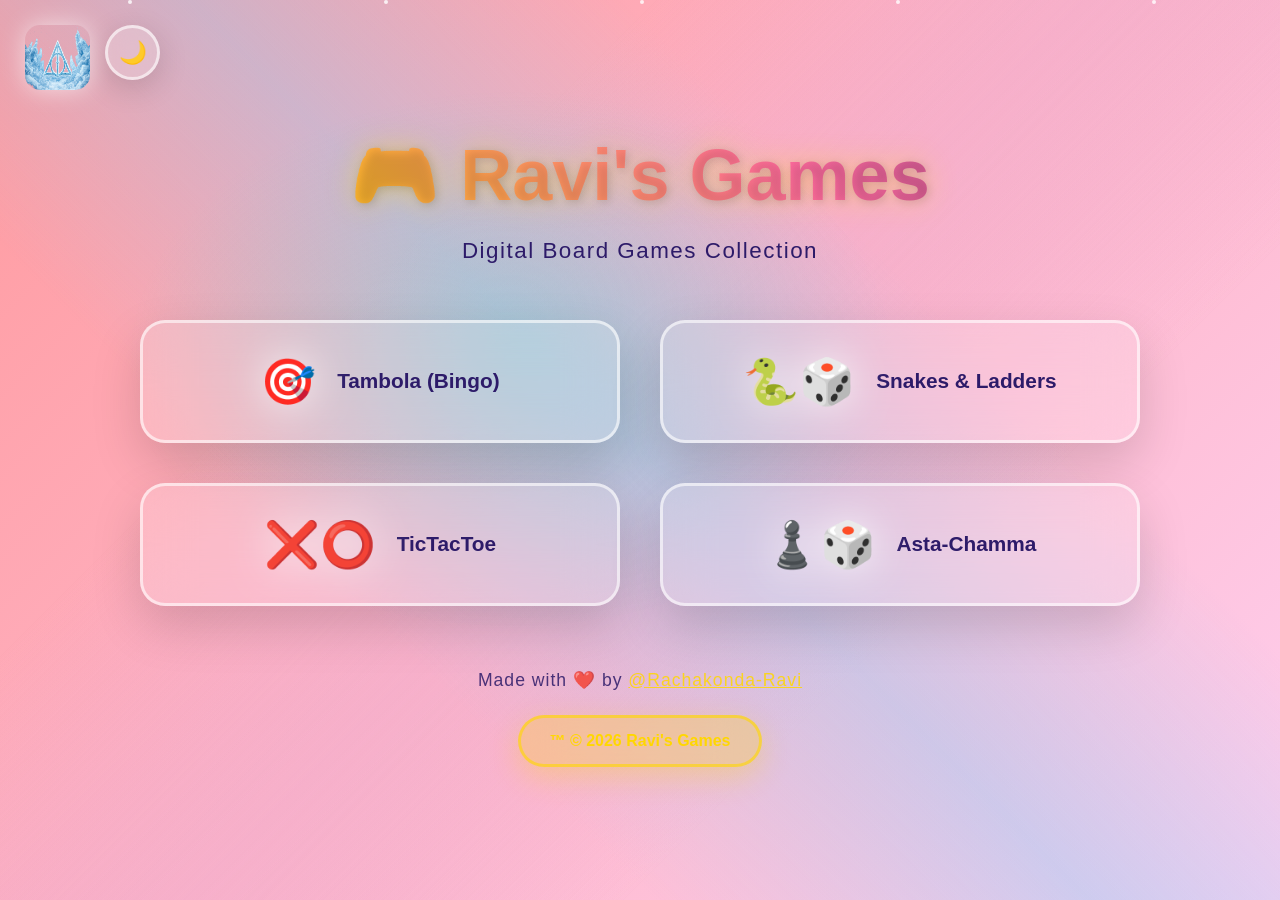
<file: index.html>
<!DOCTYPE html>
<html lang="en">
<head>
    <meta charset="UTF-8">
    <meta name="viewport" content="width=device-width, initial-scale=1.0">
    <title>Ravi's Games 🎮</title>
    <!-- Light Theme Favicon (Fire/Ice PNG) -->
    <link id="favicon" rel="icon" type="image/png" href="./img/fireHallows.png" 
        media="(prefers-color-scheme: light)">

    <!-- Dark Theme Favicon (Fire PNG) -->
    <link id="favicon" rel="icon" type="image/png" href="./img/iceHallows.png" 
        media="(prefers-color-scheme: dark)">

    <!-- Fallback (always loads if no theme preference) -->
    <link id="favicon" rel="icon" type="image/png" href="./img/fireHallows.png">

    <style id="theme-styles">
        :root {
            --bg-primary: #ff9a9e;
            --bg-secondary: #fecfef;
            --text-primary: #2d1b69;
            --shadow: rgba(0,0,0,0.15);
            --border: rgba(255,255,255,0.6);
            --btn-hover: rgba(255,255,255,0.4);
            --accent-gold: #ffd700;
        }
        [data-theme="dark"] {
            --bg-primary: #0f0f23;
            --bg-secondary: #1a1a3a;
            --text-primary: #e8e8ff;
            --shadow: rgba(0,0,0,0.7);
            --border: rgba(255,255,255,0.2);
            --btn-hover: rgba(255,255,255,0.2);
            --accent-gold: #ffed4a;
        }
        
        /* ANIMATED AURORA BOREALIS BACKGROUND */
        * { margin: 0; padding: 0; box-sizing: border-box; }
        body {
            font-family: 'Segoe UI', Tahoma, Geneva, Verdana, sans-serif;
            background: linear-gradient(135deg, var(--bg-primary) 0%, var(--bg-secondary) 100%);
            min-height: 100vh;
            display: flex;
            flex-direction: column;
            align-items: center;
            justify-content: center;
            color: var(--text-primary);
            text-align: center;
            padding: 20px;
            position: relative;
            overflow: hidden;
            transition: all 0.6s cubic-bezier(0.68, -0.55, 0.265, 1.55);
        }
        
        /* Aurora Layer 1 - Flowing Waves */
        body::before {
            content: '';
            position: fixed;
            top: 0;
            left: 0;
            width: 100%;
            height: 100%;
            background: 
                linear-gradient(45deg, transparent 30%, rgba(135,206,250,0.4) 50%, transparent 70%),
                linear-gradient(-45deg, transparent 30%, rgba(255,182,193,0.3) 50%, transparent 70%),
                linear-gradient(135deg, transparent 30%, rgba(221,160,221,0.35) 50%, transparent 70%);
            animation: auroraWave1 8s ease-in-out infinite;
            z-index: -2;
        }
        
        /* Aurora Layer 2 - Shimmering Curtains */
        body::after {
            content: '';
            position: fixed;
            top: 0;
            left: 0;
            width: 200%;
            height: 200%;
            background: 
                radial-gradient(ellipse 30% 30% at 20% 20%, rgba(64,224,208,0.3), transparent 50%),
                radial-gradient(ellipse 25% 25% at 80% 80%, rgba(255,105,180,0.25), transparent 50%),
                radial-gradient(ellipse 20% 20% at 40% 60%, rgba(173,216,230,0.2), transparent 50%);
            animation: auroraCurtains 12s linear infinite;
            z-index: -1;
        }
        
        @keyframes auroraWave1 {
            0%, 100% { transform: translateX(-100%) skewX(25deg); opacity: 0.6; }
            50% { transform: translateX(100%) skewX(-25deg); opacity: 1; }
        }
        
        @keyframes auroraCurtains {
            0% { transform: translateY(0%) rotate(0deg); }
            25% { transform: translateY(-20%) rotate(2deg); }
            50% { transform: translateY(-10%) rotate(-1deg); }
            75% { transform: translateY(-15%) rotate(1deg); }
            100% { transform: translateY(0%) rotate(0deg); }
        }
        
        /* FLOATING PARTICLES */
        .particles {
            position: fixed;
            top: 0;
            left: 0;
            width: 100%;
            height: 100%;
            pointer-events: none;
            z-index: -1;
        }
        .particle {
            position: absolute;
            width: 4px;
            height: 4px;
            background: rgba(255,255,255,0.8);
            border-radius: 50%;
            animation: float 15s infinite linear;
        }
        .particle:nth-child(1) { left: 10%; animation-delay: 0s; }
        .particle:nth-child(2) { left: 30%; animation-delay: 2s; }
        .particle:nth-child(3) { left: 50%; animation-delay: 4s; }
        .particle:nth-child(4) { left: 70%; animation-delay: 6s; }
        .particle:nth-child(5) { left: 90%; animation-delay: 8s; }
        @keyframes float {
            0% { transform: translateY(100vh) scale(0); opacity: 0; }
            10% { opacity: 1; }
            90% { opacity: 1; }
            100% { transform: translateY(-100px) scale(1); opacity: 0; }
        }
        
        /* LOGO ANIMATION */
        .logo {
            position: fixed;
            top: 25px;
            left: 25px;
            width: 65px;
            height: 65px;
            border-radius: 15px;
            animation: logoPulse 3s ease-in-out infinite;
            z-index: 101;
            box-shadow: 0 0 25px rgba(255,255,255,0.6);
        }
        @keyframes logoPulse {
            0%, 100% { 
                transform: scale(1) rotate(0deg); 
                filter: brightness(1) drop-shadow(0 0 10px rgba(255,255,255,0.5));
            }
            50% { 
                transform: scale(1.1) rotate(180deg); 
                filter: brightness(1.3) drop-shadow(0 0 25px rgba(255,255,255,0.8));
            }
        }
        
        /* ENHANCED THEME TOGGLE */
        .theme-toggle {
            position: fixed;
            top: 25px;
            left: 105px;
            width: 55px;
            height: 55px;
            border: 3px solid var(--border);
            border-radius: 50%;
            background: rgba(255,255,255,0.2);
            color: var(--text-primary);
            font-size: 1.4rem;
            cursor: pointer;
            backdrop-filter: blur(20px);
            display: flex;
            align-items: center;
            justify-content: center;
            transition: all 0.4s cubic-bezier(0.68, -0.55, 0.265, 1.55);
            box-shadow: 0 8px 30px var(--shadow);
            z-index: 100;
        }
        .theme-toggle:hover {
            transform: scale(1.2) rotate(360deg);
            background: var(--btn-hover);
            box-shadow: 0 15px 40px var(--shadow);
        }
        .theme-toggle:active {
            transform: scale(0.95) rotate(0deg);
        }
        
        /* ANIMATED TITLE */
        h1 {
            font-size: clamp(2.8rem, 8vw, 4.5rem);
            margin-bottom: 1.2rem;
            background: linear-gradient(45deg, var(--accent-gold), #ff6b9d, var(--text-primary), #4ecdc4);
            background-size: 300% 300%;
            -webkit-background-clip: text;
            -webkit-text-fill-color: transparent;
            background-clip: text;
            animation: titleShimmer 4s ease-in-out infinite, titleFloat 6s ease-in-out infinite;
            text-shadow: 2px 2px 10px var(--shadow);
            filter: drop-shadow(0 0 15px rgba(255,215,0,0.4));
        }
        @keyframes titleShimmer {
            0%, 100% { background-position: 0% 50%; }
            50% { background-position: 100% 50%; }
        }
        @keyframes titleFloat {
            0%, 100% { transform: translateY(0px); }
            50% { transform: translateY(-10px); }
        }
        
        .subtitle {
            font-size: 1.4rem;
            margin-bottom: 3.5rem;
            opacity: 0.9;
            animation: fadeInUp 1.5s cubic-bezier(0.68, -0.55, 0.265, 1.55) 0.5s both;
            letter-spacing: 1.5px;
        }
        
        /* GAMES GRID WITH 3D EFFECTS */
        .games-grid {
            display: grid;
            grid-template-columns: repeat(2, minmax(300px, 1fr));
            grid-template-rows: repeat(2, auto);
            gap: 2.5rem;
            max-width: 1000px;
            width: 100%;
            perspective: 1200px;
        }
        .game-btn {
            background: rgba(255,255,255,0.18);
            backdrop-filter: blur(25px);
            border: 3px solid var(--border);
            border-radius: 25px;
            padding: 2rem 2.5rem;
            font-size: 1.3rem;
            font-weight: 800;
            color: var(--text-primary);
            text-decoration: none;
            transition: all 0.6s cubic-bezier(0.68, -0.55, 0.265, 1.55);
            display: flex;
            align-items: center;
            justify-content: center;
            gap: 1.3rem;
            box-shadow: 0 20px 50px var(--shadow);
            position: relative;
            overflow: hidden;
            transform-style: preserve-3d;
        }
        .game-btn::before {
            content: '';
            position: absolute;
            top: -2px;
            left: -2px;
            right: -2px;
            bottom: -2px;
            background: linear-gradient(45deg, #ff6b9d, #4ecdc4, #ffd700, #ff9a9e);
            border-radius: 23px;
            z-index: -1;
            opacity: 0;
            transition: opacity 0.6s ease;
        }
        .game-btn::after {
            content: '';
            position: absolute;
            top: 0;
            left: -100%;
            width: 100%;
            height: 100%;
            background: linear-gradient(90deg, transparent, rgba(255,255,255,0.5), transparent);
            transition: left 0.7s;
        }
        .game-btn:hover::before {
            opacity: 1;
        }
        .game-btn:hover::after {
            left: 100%;
        }
        .game-btn:hover {
            background: var(--btn-hover);
            transform: translateY(-15px) translateZ(40px) rotateX(8deg) scale(1.05);
            box-shadow: 0 35px 80px var(--shadow);
        }
        .game-icon {
            font-size: 2.8rem;
            filter: drop-shadow(0 0 20px rgba(255,255,255,0.8));
            transition: all 0.5s cubic-bezier(0.68, -0.55, 0.265, 1.55);
        }
        .game-btn:hover .game-icon {
            transform: scale(1.3) rotate(360deg);
            filter: drop-shadow(0 0 30px var(--accent-gold));
        }
        
        /* FOOTER ANIMATIONS */
        .footer-content {
            margin-top: 4rem;
            display: flex;
            flex-direction: column;
            align-items: center;
            gap: 1.5rem;
            animation: fadeInUp 2s cubic-bezier(0.68, -0.55, 0.265, 1.55) 1s both;
        }
        .credits {
            opacity: 0.85;
            font-size: 1.1rem;
            letter-spacing: 1px;
            animation: pulseGlow 2s ease-in-out infinite;
        }
        @keyframes pulseGlow {
            0%, 100% { opacity: 0.85; }
            50% { opacity: 1; }
        }
        .trademark-btn {
            background: rgba(255,215,0,0.25);
            border: 3px solid rgba(255,215,0,0.6);
            color: var(--accent-gold);
            padding: 14px 28px;
            border-radius: 30px;
            font-size: 1rem;
            font-weight: 700;
            text-decoration: none;
            transition: all 0.5s cubic-bezier(0.68, -0.55, 0.265, 1.55);
            backdrop-filter: blur(20px);
            animation: fadeInUp 2s cubic-bezier(0.68, -0.55, 0.265, 1.55) 1.3s both;
            box-shadow: 0 10px 30px rgba(255,215,0,0.3);
        }
        .trademark-btn:hover {
            background: rgba(255,215,0,0.4);
            transform: translateY(-8px) scale(1.1);
            box-shadow: 0 25px 60px rgba(255,215,0,0.5);
        }
        
        /* MODAL WITH ANIMATIONS */
        @keyframes fadeInUp {
            from { opacity: 0; transform: translateY(50px) scale(0.9); }
            to { opacity: 1; transform: translateY(0) scale(1); }
        }
        .rules-modal {
            display: none;
            position: fixed;
            top: 0;
            left: 0;
            width: 100%;
            height: 100%;
            background: rgba(0,0,0,0.9);
            z-index: 1000;
            align-items: center;
            justify-content: center;
            animation: modalFade 0.4s ease-out;
        }
        @keyframes modalFade {
            from { opacity: 0; }
            to { opacity: 1; }
        }
        .rules-content {
            background: rgba(255,255,255,0.98);
            backdrop-filter: blur(30px);
            color: #333;
            max-width: 550px;
            max-height: 85vh;
            padding: 3rem;
            border-radius: 30px;
            box-shadow: 0 40px 100px rgba(0,0,0,0.8);
            overflow-y: auto;
            animation: modalSlide 0.6s cubic-bezier(0.68, -0.55, 0.265, 1.55);
            border: 1px solid rgba(255,255,255,0.3);
        }
        @keyframes modalSlide {
            from { opacity: 0; transform: scale(0.7) translateY(30px); }
            to { opacity: 1; transform: scale(1) translateY(0); }
        }
        
        /* RESPONSIVE */
        @media (max-width: 600px) {
            .rules-content { margin: 20px; padding: 2rem; }
            .theme-toggle, .logo { top: 20px; left: 20px; width: 50px; height: 50px; }
            .games-grid { gap: 2rem; }
            .theme-toggle { left: 85px; }
        }
    </style>
</head>
<body>
    <!-- Floating Particles -->
    <div class="particles">
        <div class="particle"></div>
        <div class="particle"></div>
        <div class="particle"></div>
        <div class="particle"></div>
        <div class="particle"></div>
    </div>

    <!-- Logo + Theme Toggle -->
    <img src="./img/iceHallows.png" alt="Ravi's Games Logo" class="logo">
    <button class="theme-toggle" id="themeToggle" title="Toggle Theme" aria-label="Toggle light/dark mode">
        🌙
    </button>

    <h1>🎮 Ravi's Games</h1>
    <p class="subtitle">Digital Board Games Collection</p>
    
    <div class="games-grid">
        <a href="Tambola.html" class="game-btn">
            <span class="game-icon">🎯</span>
            Tambola (Bingo)
        </a>
        <a href="S&L.html" class="game-btn">
            <span class="game-icon">🐍🎲</span>
            Snakes & Ladders
        </a>
        <a href="TicTacToe.html" class="game-btn">
            <span class="game-icon">❌⭕</span>
            TicTacToe
        </a>
        <a href="AstaChamma.html" class="game-btn">
            <span class="game-icon">♟️🎲</span>
            Asta-Chamma
        </a>
    </div>
    
    <div class="footer-content">
        <div class="credits">
            Made with ❤️ by <a href="https://github.com/Rachakonda-Ravi" style="color: var(--accent-gold);">@Rachakonda-Ravi</a>
        </div>
        <a href="#" id="trademarkBtn" class="trademark-btn" title="Terms & Copyright">
            ™ © 2026 Ravi's Games
        </a>
    </div>

    <!-- Rules Modal -->
    <div id="rulesModal" class="rules-modal">
        <div class="rules-content">
            <span class="close-btn" id="closeModal">&times;</span>
            <h2>📜 Rules of Use</h2>
            <ul class="rules-list">
                <li><strong>🎮 Personal Use Only:</strong> Play for fun on this site.</li>
                <li><strong>🚫 No Commercial Use:</strong> Cannot use games for business/profit.</li>
                <li><strong>❌ No Redistribution:</strong> Do not copy, share, or host elsewhere.</li>
                <li><strong>🔒 No Use Without Permission:</strong> Cannot modify or use source code without written permission from Ravi Rachakonda.</li>
                <li><strong>📱 Attribution Required:</strong> Credit "@Rachakonda-Ravi" if sharing screenshots.</li>
            </ul>
            <p style="margin-top: 1.5rem; font-size: 0.9rem; color: #666;">
                © 2026 Ravi Rachakonda. All Rights Reserved. 
                <a href="mailto:rachakonda.ravi@example.com" style="color: #007bff;">Contact for permissions</a>
            </p>
        </div>
    </div>

    <script>
        // Theme Toggle with localStorage
        const themeToggle = document.getElementById('themeToggle');
        const html = document.documentElement;
        
        const savedTheme = localStorage.getItem('theme') || 'light';
        html.setAttribute('data-theme', savedTheme);
        // --- Favicon sync with YOUR toggle theme ---
        const faviconEl = document.getElementById('favicon');
        const FAVICON = {
        light: "./img/fireHallows.png",
        dark: "./img/iceHallows.png"
        };

        function setFavicon(theme) {
        if (!faviconEl) return;
        faviconEl.href = (theme === "dark") ? FAVICON.dark : FAVICON.light;
        }

        // Apply on page load
        setFavicon(savedTheme);
        themeToggle.textContent = savedTheme === 'dark' ? '☀️' : '🌙';
        
        themeToggle.onclick = () => {
            const currentTheme = html.getAttribute('data-theme');
            const newTheme = currentTheme === 'light' ? 'dark' : 'light';
            html.setAttribute('data-theme', newTheme);
            localStorage.setItem('theme', newTheme);
            themeToggle.textContent = newTheme === 'dark' ? '☀️' : '🌙';
            setFavicon(newTheme); 
        };
        
        // Modal logic
        const trademarkBtn = document.getElementById('trademarkBtn');
        const rulesModal = document.getElementById('rulesModal');
        const closeModal = document.getElementById('closeModal');
        
        trademarkBtn.onclick = (e) => { e.preventDefault(); rulesModal.style.display = 'flex'; };
        closeModal.onclick = () => rulesModal.style.display = 'none';
        window.onclick = (e) => {
            if(e.target === rulesModal) rulesModal.style.display = 'none';
        };
    </script>
</body>
</html>
</file>
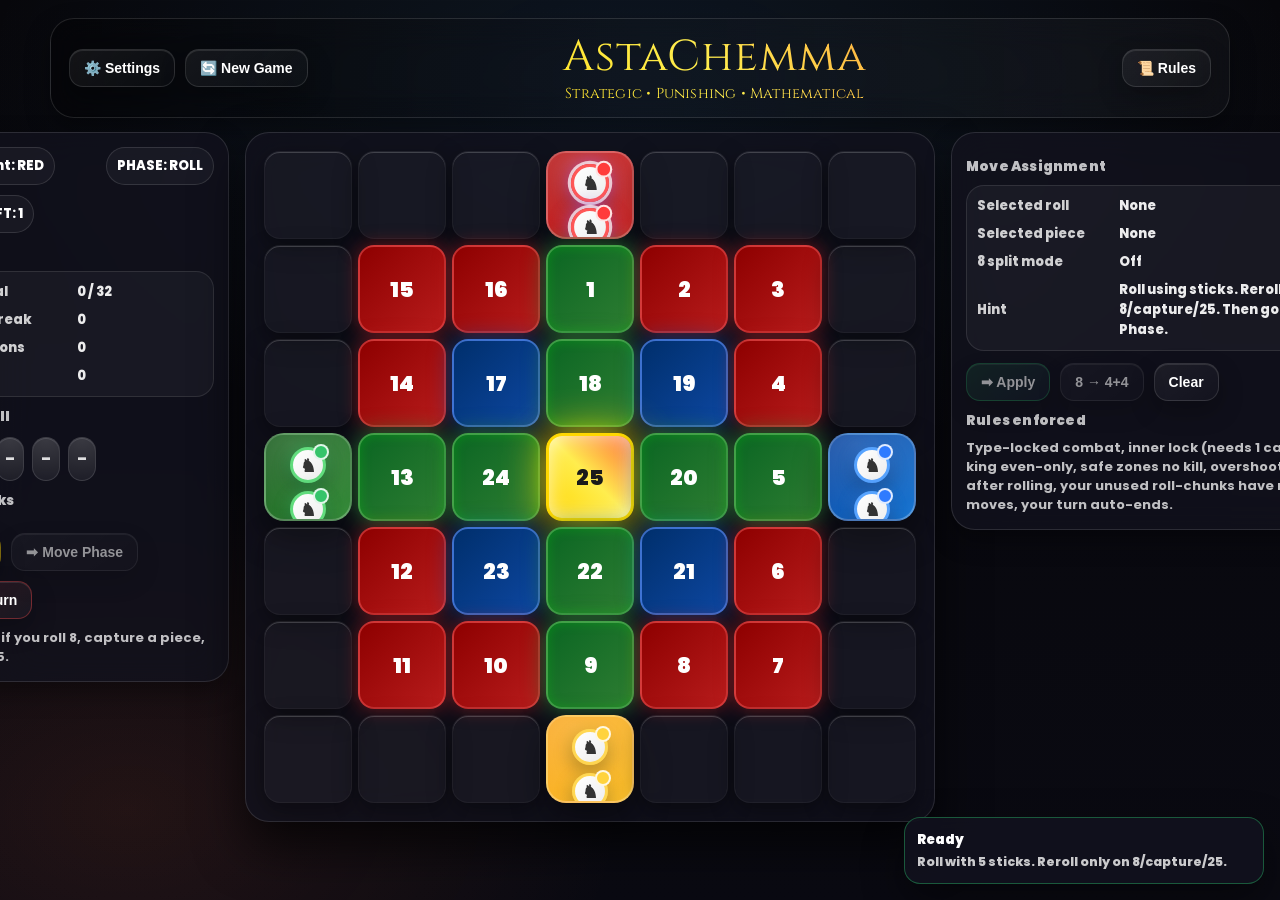
<file: AstaChamma.html>
<!DOCTYPE html>
<html lang="en">
<head>
  <meta charset="UTF-8"/>
  <meta name="viewport" content="width=device-width,initial-scale=1.0"/>
  <title>AstaChemma</title>

  <style>
    @import url('https://fonts.googleapis.com/css2?family=Cinzel:wght@400;600;700&family=Poppins:wght@300;400;500;600&display=swap');

    :root{
      --bg0:#07070b; --bg1:#0a0a12;
      --panel:rgba(18,18,30,.78);
      --panel2:rgba(255,255,255,.06);
      --stroke:rgba(255,255,255,.12);
      --stroke2:rgba(255,255,255,.18);
      --text:#ffffff; --muted:rgba(255,255,255,.74);
      --gold1:#ffd700; --gold2:#ffed4e; --gold3:#ff6b35;
      --blue:#4facfe; --good:#2ee37a; --bad:#ff4d4d;
      --shadow:0 25px 50px rgba(0,0,0,.68);
      --shadow2:0 10px 25px rgba(0,0,0,.35);
      --radius-xl:24px; --radius-lg:18px; --radius-md:14px;
      --pieceScale:1;
    }

    body[data-theme="dark"]{
      --bg0:#07070b; --bg1:#0a0a12;
      --panel:rgba(18,18,30,.78);
      --panel2:rgba(255,255,255,.06);
      --stroke:rgba(255,255,255,.12);
      --stroke2:rgba(255,255,255,.18);
      --blue:#4facfe;
    }
    body[data-theme="neon"]{
      --bg0:#05030b; --bg1:#090516;
      --panel:rgba(12,10,25,.80);
      --panel2:rgba(255,255,255,.05);
      --stroke:rgba(170,120,255,.20);
      --stroke2:rgba(255,255,255,.18);
      --blue:#8a5bff;
    }
    body[data-theme="classic"]{
      --bg0:#0b0703; --bg1:#120c06;
      --panel:rgba(25,18,10,.82);
      --panel2:rgba(255,255,255,.06);
      --stroke:rgba(255,220,170,.18);
      --stroke2:rgba(255,255,255,.18);
      --blue:#7ad7ff;
    }

    *{margin:0;padding:0;box-sizing:border-box}
    body{
      background:
        radial-gradient(1200px 700px at 50% 10%, rgba(79,172,254,.10), transparent 55%),
        radial-gradient(900px 600px at 10% 90%, rgba(255,107,53,.10), transparent 55%),
        linear-gradient(180deg, var(--bg0), var(--bg1));
      min-height:100vh;
      font-family:'Poppins',sans-serif;
      color:var(--text);
      overflow-x:auto;
      padding:18px 14px 28px;
    }

    .wrap{max-width:1180px;margin:0 auto;display:flex;flex-direction:column;gap:14px}

    .header{
      display:flex;align-items:center;justify-content:space-between;gap:14px;
      padding:16px 18px;border-radius:var(--radius-xl);
      background:linear-gradient(90deg, rgba(0,0,0,.35), rgba(255,255,255,.03));
      border:1px solid var(--stroke);
      box-shadow:var(--shadow2);
      backdrop-filter:blur(16px);
    }
    .header-left,.header-right{display:flex;gap:10px;align-items:center}
    .game-title{
      font-family:'Cinzel',serif;
      font-size:clamp(1.65rem,3.6vw,2.7rem);
      background:linear-gradient(45deg,var(--gold1),var(--gold2),var(--gold3));
      -webkit-background-clip:text;-webkit-text-fill-color:transparent;background-clip:text;
      text-align:center;letter-spacing:1px;flex:1;min-width:220px;line-height:1.05;
    }
    .subtitle{margin-top:6px;font-size:.9rem;color:var(--muted);font-weight:300;letter-spacing:.2px}

    .btn{
      appearance:none;border:1px solid var(--stroke);
      background:linear-gradient(145deg, rgba(255,255,255,.06), rgba(255,255,255,.02));
      color:var(--text);padding:10px 14px;border-radius:14px;font-weight:700;font-size:14px;
      cursor:pointer;transition:transform .18s ease,border-color .18s ease,box-shadow .18s ease;
      box-shadow:0 10px 25px rgba(0,0,0,.25), inset 0 1px 0 rgba(255,255,255,.10);
      user-select:none;
    }
    .btn:hover{transform:translateY(-1px);border-color:var(--stroke2);box-shadow:0 16px 35px rgba(0,0,0,.33), inset 0 1px 0 rgba(255,255,255,.14)}
    .btn:active{transform:translateY(0)}
    .btn.primary{border-color:rgba(255,215,0,.35);background:linear-gradient(145deg, rgba(255,215,0,.18), rgba(255,107,53,.10))}
    .btn.good{border-color:rgba(46,227,122,.35);background:linear-gradient(145deg, rgba(46,227,122,.16), rgba(79,172,254,.06))}
    .btn.bad{border-color:rgba(255,77,77,.35);background:linear-gradient(145deg, rgba(255,77,77,.14), rgba(255,255,255,.03))}
    .btn:disabled{opacity:.55;cursor:not-allowed;transform:none}

    /* 3-column play layout */
    .play-row{
        width:100%;
        display:grid;

        /* left fixed-ish, center fits board, right fixed-ish */
        grid-template-columns: 320px max-content 420px;

        justify-content: center;   /* centers the whole 3-column group */
        gap:16px;
        align-items:start;
    }
    @media (max-width: 1250px){
        .play-row{
            grid-template-columns: 320px 1fr 360px; /* allow board to flex a bit */
        }
    }

    @media (max-width: 1100px){
        .play-row{
            grid-template-columns: 1fr; /* stack panels */
        }
        .side{ position: static; }
    }


    /* Make center actually consume its column */
    .center{
        width:100%;
        display:flex;
        justify-content:center;
    }

    /* Panels should fill their own column */
    #rollPanel, #movePanel{
        width:100%;
    }

    .card{
      background:var(--panel);
      border:1px solid var(--stroke);
      border-radius:var(--radius-xl);
      box-shadow:var(--shadow2);
      backdrop-filter:blur(18px);
      padding:14px;
    }

    .pill{
      display:inline-flex;align-items:center;gap:8px;
      padding:8px 10px;border-radius:999px;border:1px solid var(--stroke);
      background:rgba(255,255,255,.04);font-weight:800;font-size:13px;
    }
    .dot{width:10px;height:10px;border-radius:999px;background:var(--blue);box-shadow:0 0 0 3px rgba(79,172,254,.15)}
    .dot.red{background:#ff3b3b;box-shadow:0 0 0 3px rgba(255,59,59,.16)}
    .dot.blue{background:#2f7bff;box-shadow:0 0 0 3px rgba(47,123,255,.16)}
    .dot.green{background:#35c46a;box-shadow:0 0 0 3px rgba(53,196,106,.16)}
    .dot.yellow{background:#ffd33d;box-shadow:0 0 0 3px rgba(255,211,61,.16)}

    .hud-top{display:flex;gap:10px;align-items:flex-start;justify-content:space-between;flex-wrap:wrap}
    .hud-title{font-weight:900;font-size:13.5px;color:var(--muted);margin:10px 0 8px;letter-spacing:.2px}

    .kv{
      display:grid;grid-template-columns: 130px 1fr;gap:8px 12px;align-items:center;
      padding:10px;border-radius:var(--radius-lg);
      border:1px solid rgba(255,255,255,.10);background:rgba(255,255,255,.04);
    }
    .k{color:rgba(255,255,255,.80);font-weight:800;font-size:13px}
    .v{color:rgba(255,255,255,.92);font-weight:800;font-size:13px}

    .actions{display:flex;gap:10px;flex-wrap:wrap;margin-top:12px}

    .roll-strip{display:flex;gap:8px;flex-wrap:wrap;margin-top:10px}
    .chip{
      display:inline-flex;align-items:center;justify-content:center;min-width:40px;
      padding:8px 10px;border-radius:999px;border:1px solid rgba(255,255,255,.14);
      background:rgba(255,255,255,.06);font-weight:900;letter-spacing:.2px;cursor:pointer;
    }
    .chip.eight{border-color:rgba(255,215,0,.35);background:linear-gradient(145deg, rgba(255,215,0,.20), rgba(255,107,53,.10))}
    .chip.used{opacity:.38;text-decoration:line-through}
    .chip.selected{box-shadow:0 0 0 3px rgba(255,215,0,.35)}

    .sticks{display:flex;gap:8px;align-items:center;justify-content:flex-start;margin:10px 0 4px}
    .stick{
      width:28px;height:44px;border-radius:14px;border:1px solid rgba(255,255,255,.14);
      background:rgba(255,255,255,.06);position:relative;overflow:hidden;box-shadow:inset 0 1px 0 rgba(255,255,255,.12);
    }
    .stick.on{border-color:rgba(46,227,122,.35);background:linear-gradient(145deg, rgba(46,227,122,.18), rgba(255,255,255,.04))}
    .stick::after{content:'';position:absolute;inset:0;background:radial-gradient(100px 80px at 50% 0%, rgba(255,255,255,.16), transparent 55%);opacity:.8}
    .stick span{position:absolute;left:50%;top:50%;transform:translate(-50%,-50%);font-weight:900;font-size:14px;opacity:.85}

    /* Board */
    .board-shell{
      background:var(--panel);
      border:1px solid var(--stroke);
      border-radius:var(--radius-xl);
      padding:18px;
      box-shadow:var(--shadow);
      backdrop-filter:blur(18px);
    }
    .game-grid{
      display:grid;
      grid-template-columns: repeat(7, clamp(64px, 9.6vw, 88px));
      grid-template-rows: repeat(7, clamp(64px, 9.6vw, 88px));
      gap:6px;justify-content:center;
    }
    .cell{
      display:flex;justify-content:center;align-items:center;
      font-weight:900;font-size:clamp(1rem,2vw,1.35rem);
      border-radius:16px;position:relative;overflow:hidden;
      transition:all .28s cubic-bezier(.4,0,.2,1);
      box-shadow:0 8px 25px rgba(0,0,0,.38), inset 0 1px 0 rgba(255,255,255,.18);
      flex-wrap:wrap;align-content:center;gap:4px;padding:6px;user-select:none;
    }
    body.no-anim .cell,body.no-anim .piece,body.no-anim .btn{transition:none!important;animation:none!important}

    .empty{background:rgba(255,255,255,0.03);border:1px solid rgba(255,255,255,0.04)}
    .outer{background:linear-gradient(135deg,#8e0000,#b71c1c);border:2px solid rgba(255,100,100,.45);box-shadow:0 0 18px rgba(183,28,28,.55)}
    .inner{background:linear-gradient(135deg,#002f6c,#0d47a1);border:2px solid rgba(100,150,255,.58);box-shadow:0 0 22px rgba(13,71,161,.65)}
    .safe{background:linear-gradient(135deg,#0b6623,#2e7d32);border:2px solid rgba(76,175,80,.75);box-shadow:0 0 22px rgba(46,125,50,.85), inset 0 0 12px rgba(0,255,0,.22);animation:safePulse 3s ease-in-out infinite}
    @keyframes safePulse{0%,100%{box-shadow:0 0 22px rgba(46,125,50,.85), inset 0 0 12px rgba(0,255,0,.22)}50%{box-shadow:0 0 32px rgba(46,125,50,1), inset 0 0 20px rgba(0,255,0,.35)}}
    .core{background:linear-gradient(45deg,var(--gold1),var(--gold2),var(--gold3));color:#1a1a1a;font-weight:900;border:3px solid rgba(255,215,0,1);box-shadow:0 0 40px rgba(255,215,0,.9), inset 0 0 20px rgba(255,255,255,.72);animation:coreRotate 4s linear infinite}
    @keyframes coreRotate{0%{transform:rotate(0deg)}100%{transform:rotate(360deg)}}

    .base{
      border-radius:20px;display:flex;flex-wrap:wrap;gap:8px;justify-content:center;align-items:center;padding:12px;
      box-shadow:0 15px 35px rgba(0,0,0,.46);border:2px solid rgba(255,255,255,.26);position:relative;overflow:hidden;
    }
    .base::after{content:'';position:absolute;inset:0;background:radial-gradient(200px 120px at 30% 10%, rgba(255,255,255,.16), transparent 55%);opacity:.85;pointer-events:none}
    .base.red{background:linear-gradient(135deg,#b71c1c,#d32f2f)}
    .base.blue{background:linear-gradient(135deg,#0d47a1,#1976d2)}
    .base.green{background:linear-gradient(135deg,#1b5e20,#388e3c)}
    .base.yellow{background:linear-gradient(135deg,#f9a825,#fbc02d)}

    .piece{
      width:calc(clamp(28px,4vw,36px) * var(--pieceScale));
      height:calc(clamp(28px,4vw,36px) * var(--pieceScale));
      border-radius:50%;
      display:flex;justify-content:center;align-items:center;
      font-size:calc(clamp(14px,2.5vw,18px) * var(--pieceScale));
      font-weight:900;cursor:pointer;transition:transform .18s ease, box-shadow .18s ease, filter .18s ease;
      border:3px solid rgba(255,255,255,.9);box-shadow:0 6px 18px rgba(0,0,0,.40);position:relative;z-index:2;user-select:none;
    }
    .cell .piece{
      width:calc(clamp(22px,3.2vw,30px) * var(--pieceScale));
      height:calc(clamp(22px,3.2vw,30px) * var(--pieceScale));
      font-size:calc(clamp(12px,2vw,16px) * var(--pieceScale));
    }
    .piece:hover{transform:scale(1.12) rotate(6deg);filter:brightness(1.02)}
    .piece.current-turn{box-shadow:0 0 0 3px rgba(255,255,255,.72), 0 0 18px rgba(180,110,255,.75), 0 10px 25px rgba(0,0,0,.35)!important;transform:scale(1.06)}
    .piece.selected{box-shadow:0 0 0 3px rgba(255,215,0,.72), 0 0 22px rgba(255,215,0,.45), 0 10px 25px rgba(0,0,0,.35)!important;transform:scale(1.08)}
    .piece.p-red{border-color:rgba(255,80,80,.95);box-shadow:0 0 16px rgba(255,60,60,.48), 0 6px 18px rgba(0,0,0,.36)}
    .piece.p-blue{border-color:rgba(80,160,255,.95);box-shadow:0 0 16px rgba(60,140,255,.48), 0 6px 18px rgba(0,0,0,.36)}
    .piece.p-green{border-color:rgba(90,220,120,.95);box-shadow:0 0 16px rgba(60,200,110,.48), 0 6px 18px rgba(0,0,0,.36)}
    .piece.p-yellow{border-color:rgba(255,215,80,.98);box-shadow:0 0 16px rgba(255,205,60,.48), 0 6px 18px rgba(0,0,0,.36)}
    .piece::after{content:"";position:absolute;top:-6px;right:-6px;width:12px;height:12px;border-radius:999px;border:2px solid rgba(255,255,255,.85);background:rgba(255,255,255,.25)}
    .piece.p-red::after{background:#ff3b3b}
    .piece.p-blue::after{background:#2f7bff}
    .piece.p-green::after{background:#35c46a}
    .piece.p-yellow::after{background:#ffd33d}
    .knight{background:linear-gradient(135deg,#ffffff,#ededed);color:#333}
    .king{background:linear-gradient(135deg,#1a1a1a,#333);color:var(--gold1);box-shadow:0 0 18px rgba(255,215,0,.7)}

    /* Modals */
    .modal{display:none;position:fixed;top:0;left:0;width:100%;height:100%;background:rgba(0,0,0,.78);backdrop-filter:blur(10px);z-index:1000;align-items:center;justify-content:center;padding:18px;animation:fadeIn .2s ease}
    @keyframes fadeIn{from{opacity:0}to{opacity:1}}
    .modal-content{
      width:min(980px,95vw);max-height:86vh;overflow:auto;
      background:linear-gradient(145deg, rgba(26,26,46,.95), rgba(14,18,34,.95));
      border-radius:var(--radius-xl);border:1px solid var(--stroke);box-shadow:var(--shadow);padding:22px 20px;position:relative;
    }
    .modal h2{margin-bottom:12px;color:var(--gold1);font-family:'Cinzel',serif;letter-spacing:.3px}
    .close-btn{
      position:absolute;top:14px;right:14px;width:42px;height:42px;border-radius:999px;border:1px solid var(--stroke);
      background:rgba(255,255,255,.05);color:rgba(255,255,255,.85);font-size:22px;cursor:pointer;transition:transform .18s ease, background .18s ease;
    }
    .close-btn:hover{transform:rotate(90deg);background:rgba(255,255,255,.09)}

    .settings-grid{display:grid;grid-template-columns:1fr 1fr;gap:12px;margin-top:12px}
    .field{border:1px solid rgba(255,255,255,.12);background:rgba(255,255,255,.04);border-radius:var(--radius-lg);padding:12px}
    .field label{display:flex;flex-direction:column;gap:8px;font-weight:900;font-size:13px;color:rgba(255,255,255,.86)}
    .field .hint{font-weight:650;font-size:12px;color:rgba(255,255,255,.62);margin-top:6px;line-height:1.35}
    select,input[type="range"]{width:100%;padding:10px;border-radius:12px;border:1px solid rgba(255,255,255,.14);background:rgba(0,0,0,.20);color:#fff;outline:none}
    input[type="checkbox"]{transform:scale(1.1)}

    /* Toasts */
    .toasts{position:fixed;bottom:16px;right:16px;display:flex;flex-direction:column;gap:10px;z-index:2000;width:min(360px,92vw);pointer-events:none}
    .toast{
      border-radius:16px;padding:12px;border:1px solid rgba(255,255,255,.14);
      background:rgba(18,18,30,.88);box-shadow:0 16px 40px rgba(0,0,0,.45);backdrop-filter:blur(16px);
      animation:toastIn .16s ease;
    }
    @keyframes toastIn{from{transform:translateY(8px);opacity:0}to{transform:translateY(0);opacity:1}}
    .toast .t-title{font-weight:900;font-size:13px;margin-bottom:4px}
    .toast .t-msg{font-weight:750;font-size:12.5px;color:rgba(255,255,255,.78);line-height:1.35}
    .toast.good{border-color:rgba(46,227,122,.35)}
    .toast.bad{border-color:rgba(255,77,77,.35)}
    .toast.warn{border-color:rgba(255,215,0,.35)}

    /* Rules cards (kept) */
    .rules-grid-beauty{display:grid;grid-template-columns:repeat(2,minmax(240px,1fr));gap:14px;margin-top:16px}
    @media (max-width:700px){.rules-grid-beauty{grid-template-columns:1fr}}
    .rule-pack{border:1px solid rgba(255,255,255,.14);border-radius:18px;padding:16px;background:rgba(255,255,255,.06);box-shadow:0 10px 25px rgba(0,0,0,.35), inset 0 1px 0 rgba(255,255,255,.10)}
    .rule-pack-head{display:flex;align-items:center;gap:10px;margin-bottom:6px}
    .rule-pack-no{width:34px;height:34px;border-radius:999px;display:inline-flex;align-items:center;justify-content:center;font-weight:900;color:#1a1a1a;background:linear-gradient(45deg,var(--gold1),var(--gold2),var(--gold3));box-shadow:0 10px 25px rgba(0,0,0,.35)}
    .rule-pack h3{margin:0;font-size:1.05rem;color:var(--gold1);font-family:'Cinzel',serif}
    .rule-pack-sub{margin:0 0 12px 44px;opacity:.82;font-size:.92rem;line-height:1.35;color:rgba(255,255,255,.78)}
    .rule-pack-body{margin-left:4px;background:rgba(79,172,254,.08);border:1px solid rgba(79,172,254,.18);border-radius:14px;padding:12px}
    .rule-line{display:flex;gap:10px;padding:8px 6px;border-bottom:1px solid rgba(255,255,255,.10)}
    .rule-line:last-child{border-bottom:none}
    .rule-line .k{width:120px;flex:0 0 auto;font-weight:900;color:#cfe9ff;font-size:13px}
    .rule-line .v{flex:1;font-weight:750;color:#fff;font-size:13px;line-height:1.35}

  </style>
</head>

<body data-theme="dark">
  <div class="wrap">

    <!-- Header -->
    <div class="header">
      <div class="header-left">
        <button class="btn" id="settingsBtn">⚙️ Settings</button>
        <button class="btn" id="newGameBtn">🔄 New Game</button>
      </div>

      <div class="game-title">
        AstaChemma
        <div class="subtitle">Strategic • Punishing • Mathematical</div>
      </div>

      <div class="header-right">
        <button class="btn" id="rulesBtn">📜 Rules</button>
      </div>
    </div>

    <!-- Play Row: Left Roll, Center Board, Right Move -->
    <div class="play-row">

      <!-- LEFT: Roll Panel -->
      <div class="side card" id="rollPanel">
        <div class="hud-top">
          <div class="pill"><span class="dot" id="playerDot"></span><span id="hudPlayer">Current: RED</span></div>
          <div class="pill"><span id="hudPhase">PHASE: ROLL</span></div>
          <div class="pill"><span id="hudRollsLeft">ROLLS LEFT: 1</span></div>
        </div>

        <div class="hud-title">Turn Info</div>
        <div class="kv">
          <div class="k">Turn total</div><div class="v"><span id="hudTotal">0</span> / 32</div>
          <div class="k">Illegal streak</div><div class="v"><span id="hudIllegal">0</span></div>
          <div class="k">Eliminations</div><div class="v"><span id="hudKills">0</span></div>
          <div class="k">Placed</div><div class="v"><span id="hudPlaced">0</span></div>
        </div>

        <div class="hud-title">5-stick roll</div>
        <div class="sticks" id="sticksRow" aria-label="stick roll">
          <div class="stick"><span>–</span></div><div class="stick"><span>–</span></div><div class="stick"><span>–</span></div><div class="stick"><span>–</span></div><div class="stick"><span>–</span></div>
        </div>

        <div class="hud-title">Roll chunks</div>
        <div class="roll-strip" id="rollStrip"></div>

        <div class="actions">
          <button class="btn primary" id="rollBtn">🎲 Roll</button>
          <button class="btn" id="toMoveBtn">➡ Move Phase</button>
          <button class="btn bad" id="endTurnBtn">⏭ End Turn</button>
        </div>

        <div style="margin-top:10px;color:rgba(255,255,255,.74);font-size:13px;line-height:1.45;font-weight:650;">
          Reroll only if you roll <b>8</b>, capture a piece, or reach <b>25</b>.
        </div>
      </div>

      <!-- CENTER: Board -->
      <div class="center" id="boardPanel">
        <div class="board-shell">
          <div class="game-grid" id="board">

            <!-- Row 1 -->
            <div class="empty cell"></div>
            <div class="empty cell"></div>
            <div class="empty cell"></div>
            <div class="base red" data-base="red">
              <div class="piece knight p-red" data-type="knight" data-player="red">♞</div>
              <div class="piece knight p-red" data-type="knight" data-player="red">♞</div>
              <div class="piece knight p-red" data-type="knight" data-player="red">♞</div>
              <div class="piece king p-red" data-type="king" data-player="red">👑</div>
            </div>
            <div class="empty cell"></div>
            <div class="empty cell"></div>
            <div class="empty cell"></div>

            <!-- Row 2 -->
            <div class="empty cell"></div>
            <div class="outer cell cell15">15</div>
            <div class="outer cell cell16">16</div>
            <div class="safe cell cell1">1</div>
            <div class="outer cell cell2">2</div>
            <div class="outer cell cell3">3</div>
            <div class="empty cell"></div>

            <!-- Row 3 -->
            <div class="empty cell"></div>
            <div class="outer cell cell14">14</div>
            <div class="inner cell cell17">17</div>
            <div class="safe cell cell18">18</div>
            <div class="inner cell cell19">19</div>
            <div class="outer cell cell4">4</div>
            <div class="empty cell"></div>

            <!-- Row 4 -->
            <div class="base green" data-base="green">
              <div class="piece knight p-green" data-type="knight" data-player="green">♞</div>
              <div class="piece knight p-green" data-type="knight" data-player="green">♞</div>
              <div class="piece knight p-green" data-type="knight" data-player="green">♞</div>
              <div class="piece king p-green" data-type="king" data-player="green">👑</div>
            </div>
            <div class="safe cell cell13">13</div>
            <div class="safe cell cell24">24</div>
            <div class="core cell cell25">25</div>
            <div class="safe cell cell20">20</div>
            <div class="safe cell cell5">5</div>
            <div class="base blue" data-base="blue">
              <div class="piece knight p-blue" data-type="knight" data-player="blue">♞</div>
              <div class="piece knight p-blue" data-type="knight" data-player="blue">♞</div>
              <div class="piece knight p-blue" data-type="knight" data-player="blue">♞</div>
              <div class="piece king p-blue" data-type="king" data-player="blue">👑</div>
            </div>

            <!-- Row 5 -->
            <div class="empty cell"></div>
            <div class="outer cell cell12">12</div>
            <div class="inner cell cell23">23</div>
            <div class="safe cell cell22">22</div>
            <div class="inner cell cell21">21</div>
            <div class="outer cell cell6">6</div>
            <div class="empty cell"></div>

            <!-- Row 6 -->
            <div class="empty cell"></div>
            <div class="outer cell cell11">11</div>
            <div class="outer cell cell10">10</div>
            <div class="safe cell cell9">9</div>
            <div class="outer cell cell8">8</div>
            <div class="outer cell cell7">7</div>
            <div class="empty cell"></div>

            <!-- Row 7 -->
            <div class="empty cell"></div>
            <div class="empty cell"></div>
            <div class="empty cell"></div>
            <div class="base yellow" data-base="yellow">
              <div class="piece knight p-yellow" data-type="knight" data-player="yellow">♞</div>
              <div class="piece knight p-yellow" data-type="knight" data-player="yellow">♞</div>
              <div class="piece knight p-yellow" data-type="knight" data-player="yellow">♞</div>
              <div class="piece king p-yellow" data-type="king" data-player="yellow">👑</div>
            </div>
            <div class="empty cell"></div>
            <div class="empty cell"></div>
            <div class="empty cell"></div>

          </div>
        </div>
      </div>

      <!-- RIGHT: Move Panel -->
      <div class="side card" id="movePanel">
        <div class="hud-title">Move Assignment</div>

        <div class="kv">
          <div class="k">Selected roll</div><div class="v" id="selRoll">None</div>
          <div class="k">Selected piece</div><div class="v" id="selPiece">None</div>
          <div class="k">8 split mode</div><div class="v" id="splitMode">Off</div>
          <div class="k">Hint</div><div class="v" id="hintText">Roll → Move. Use all roll-chunks.</div>
        </div>

        <div class="actions">
          <button class="btn good" id="applyMoveBtn">➡ Apply</button>
          <button class="btn" id="toggleSplitBtn">8 → 4+4</button>
          <button class="btn" id="clearSelectBtn">Clear</button>
        </div>

        <div class="hud-title">Rules enforced</div>
        <div style="color:rgba(255,255,255,.74);font-size:13px;line-height:1.45;font-weight:650;">
          Type-locked combat, inner lock (needs 1 capture), king even-only, safe zones no kill, overshoot illegal.
          If after rolling, your unused roll-chunks have <b>no legal moves</b>, your turn auto-ends.
        </div>
      </div>

    </div>
  </div>

  <!-- Rules Modal -->
  <div id="rulesModal" class="modal">
    <div class="modal-content">
      <button class="close-btn" id="closeRulesBtn">&times;</button>
      <h2>AstaChemma Rules</h2>

      <div class="rules-grid rules-grid-beauty">
        <div class="rule-pack">
          <div class="rule-pack-head"><span class="rule-pack-no">1</span><h3>Rerolls</h3></div>
          <p class="rule-pack-sub">Only specific events grant another roll.</p>
          <div class="rule-pack-body">
            <div class="rule-line"><span class="k">Reroll on</span><span class="v">Roll 8, Capture, or Reaching 25.</span></div>
            <div class="rule-line"><span class="k">No other</span><span class="v">No other condition gives another roll.</span></div>
          </div>
        </div>

        <div class="rule-pack">
          <div class="rule-pack-head"><span class="rule-pack-no">2</span><h3>Teen Tigada</h3></div>
          <p class="rule-pack-sub">Specific cancellation pattern.</p>
          <div class="rule-pack-body">
            <div class="rule-line"><span class="k">Rule</span><span class="v">8,8,8,3 in order cancels the whole turn.</span></div>
          </div>
        </div>

        <div class="rule-pack">
          <div class="rule-pack-head"><span class="rule-pack-no">3</span><h3>Roll system</h3></div>
          <p class="rule-pack-sub">5 binary sticks map to 1–4 or 8.</p>
          <div class="rule-pack-body">
            <div class="rule-line"><span class="k">Mapping</span><span class="v">Sum 1–4 → 1–4; sum 0 or 5 → 8.</span></div>
            <div class="rule-line"><span class="k">Cap</span><span class="v">Turn total max is 32.</span></div>
          </div>
        </div>

        <div class="rule-pack">
          <div class="rule-pack-head"><span class="rule-pack-no">4</span><h3>Move chunks</h3></div>
          <p class="rule-pack-sub">Only roll-chunks; special 8 split.</p>
          <div class="rule-pack-body">
            <div class="rule-line"><span class="k">Chunks</span><span class="v">Each roll is one chunk; no free splitting.</span></div>
            <div class="rule-line"><span class="k">8 split</span><span class="v">8 may be used as 4+4 (double exit or exit+move).</span></div>
          </div>
        </div>
      </div>
    </div>
  </div>

  <!-- Settings Modal -->
  <div id="settingsModal" class="modal">
    <div class="modal-content">
      <button class="close-btn" id="closeSettingsBtn">&times;</button>
      <h2>⚙️ Game Settings</h2>

      <div class="settings-grid">
        <div class="field">
          <label>Player Count
            <select id="playerCount">
              <option value="4">4 Players</option>
              <option value="3">3 Players</option>
              <option value="2">2 Players</option>
            </select>
          </label>
          <div class="hint">Inactive colors are hidden and skipped automatically.</div>
        </div>

        <div class="field">
          <label>Theme
            <select id="themeSelect">
              <option value="dark">Dark Theme</option>
              <option value="neon">Neon Theme</option>
              <option value="classic">Classic Wood</option>
            </select>
          </label>
          <div class="hint">Theme is applied using CSS variables.</div>
        </div>

        <div class="field">
          <label>Piece Size
            <input type="range" id="pieceSize" min="80" max="120" value="100"/>
          </label>
          <div class="hint">Scales pieces in base and on board.</div>
        </div>

        <div class="field">
          <label style="flex-direction:row;align-items:center;justify-content:space-between;">
            <span>Sound Effects</span>
            <input type="checkbox" id="soundToggle" checked/>
          </label>
          <label style="flex-direction:row;align-items:center;justify-content:space-between;margin-top:10px;">
            <span>Animations</span>
            <input type="checkbox" id="animationToggle" checked/>
          </label>
          <div class="hint">Sound is stubbed. Animations can be disabled.</div>
        </div>
      </div>

      <div class="actions" style="margin-top:14px;">
        <button class="btn primary" onclick="resetGame(true)">🔄 New Game</button>
        <button class="btn" onclick="closeSettings()">Close</button>
      </div>
    </div>
  </div>

  <div class="toasts" id="toasts"></div>

  <script>
    // ===== Constants =====
    const SAFE_ZONES = [1,5,9,13,18,24,20,22];
    const ENTRY_POINTS = { red:1, blue:5, yellow:9, green:13 };
    const INNER_SQUARES = [17,18,19,21,22,23];
    const ALL_COLORS = ["red","blue","yellow","green"];
    const PHASE = { ROLL:"ROLL", MOVE:"MOVE" };

    // ===== State =====
    let players = [...ALL_COLORS];
    let currentPlayerIndex = 0;

    let winsCount = {};
    let placedPlayers = [];
    let gameOver = false;

    let soundEnabled = true;
    let animationsEnabled = true;

    let illegalCounter = {};
    let eliminationCount = {};

    // Turn state
    let phase = PHASE.ROLL;

    let rollsLeft = 1;          // reroll only on: 8 OR capture OR reach 25
    let turnRolls = [];          // [{value, used:false, meta:{sticks:[0/1], rawValue}}]

    // selections
    let selectedRollIndex = null;
    let split8Mode = false;      // only for roll 8; uses 4 then 4
    let selectedPieceId = null;

    // split flow
    let pendingSecondFour = false;
    let pendingRollIndex = null;

    // pieces
    let pieces = {};
    let pieceIdCounter = 0;

    // ===== UI helpers =====
    function toast(type, title, msg){
      const box = document.getElementById("toasts");
      const t = document.createElement("div");
      t.className = "toast " + (type || "");
      t.innerHTML = `<div class="t-title">${title}</div><div class="t-msg">${msg}</div>`;
      box.appendChild(t);
      setTimeout(()=>{ t.style.opacity="0"; t.style.transform="translateY(8px)"; }, 2100);
      setTimeout(()=>{ t.remove(); }, 2500);
    }

    function getCurrentPlayer(){ return players[currentPlayerIndex]; }

    function rotatePosition(player,pos){
      const entry = ENTRY_POINTS[player];
      return ((entry - 1 + pos - 1) % 24) + 1;
    }

    function canEnterInner(player){ return (eliminationCount[player] || 0) >= 1; }
    function isSafe(square){ return SAFE_ZONES.includes(square); }

    function applyTheme(theme){ document.body.dataset.theme = theme; }
    function applyPieceSize(percent){ document.documentElement.style.setProperty("--pieceScale", (percent/100).toString()); }
    function applyAnimations(enabled){ animationsEnabled = enabled; document.body.classList.toggle("no-anim", !enabled); }
    function applySound(enabled){ soundEnabled = enabled; }

    function totalScore(){ return turnRolls.reduce((s,r)=>s + (r.value || 0), 0); }
    function remainingUnusedRolls(){ return turnRolls.filter(r=>!r.used).length; }

    function updateHUD(){
      const p = getCurrentPlayer();
      const dot = document.getElementById("playerDot");
      dot.className = "dot " + p;

      document.getElementById("hudPlayer").textContent = "Current: " + p.toUpperCase();
      document.getElementById("hudPhase").textContent = "PHASE: " + phase;
      document.getElementById("hudRollsLeft").textContent = "ROLLS LEFT: " + rollsLeft;

      document.getElementById("hudTotal").textContent = totalScore();
      document.getElementById("hudIllegal").textContent = illegalCounter[p] || 0;
      document.getElementById("hudKills").textContent = eliminationCount[p] || 0;
      document.getElementById("hudPlaced").textContent = placedPlayers.length;

      document.getElementById("selRoll").textContent =
        (selectedRollIndex === null) ? "None" :
        (turnRolls[selectedRollIndex] ? (turnRolls[selectedRollIndex].value + (turnRolls[selectedRollIndex].used ? " (used)" : "")) : "None");

      document.getElementById("selPiece").textContent = selectedPieceId ? selectedPieceId : "None";
      document.getElementById("splitMode").textContent = split8Mode ? "On (8 → 4+4)" : "Off";

      const rollBtn = document.getElementById("rollBtn");
      const toMoveBtn = document.getElementById("toMoveBtn");
      const endTurnBtn = document.getElementById("endTurnBtn");
      const applyMoveBtn = document.getElementById("applyMoveBtn");
      const toggleSplitBtn = document.getElementById("toggleSplitBtn");

      rollBtn.disabled = (phase !== PHASE.ROLL) || gameOver || (rollsLeft <= 0) || (totalScore() >= 32);
      toMoveBtn.disabled = (phase !== PHASE.ROLL) || gameOver || (turnRolls.length === 0); // must roll at least once
      endTurnBtn.disabled = gameOver;

      applyMoveBtn.disabled = (phase !== PHASE.MOVE) || gameOver;
      toggleSplitBtn.disabled = (phase !== PHASE.MOVE) || gameOver ||
        selectedRollIndex === null || !turnRolls[selectedRollIndex] ||
        turnRolls[selectedRollIndex].used || turnRolls[selectedRollIndex].value !== 8;

      // chips
      const strip = document.getElementById("rollStrip");
      strip.innerHTML = "";
      turnRolls.forEach((r,idx)=>{
        const chip = document.createElement("div");
        chip.className = "chip" + (r.value===8 ? " eight":"") + (r.used ? " used":"") + (selectedRollIndex===idx ? " selected":"");
        chip.textContent = r.value;
        chip.onclick = ()=>{
          if(phase !== PHASE.MOVE) return;
          selectedRollIndex = idx;
          split8Mode = false;
          renderPieces();
          updateHUD();
        };
        strip.appendChild(chip);
      });

      const hint = document.getElementById("hintText");
      if(phase === PHASE.ROLL){
        hint.textContent = "Roll using sticks. Reroll only on 8/capture/25. Then go to Move Phase.";
      }else{
        hint.textContent = pendingSecondFour
          ? "Split pending: select piece for second 4 and Apply."
          : "Use all roll-chunks. If leftover chunks have no legal move, turn ends automatically.";
      }
    }

    // ===== 5-stick roll =====
    function rollSticks(){
      const sticks = [];
      let sum = 0;
      for(let i=0;i<5;i++){
        const bit = Math.random() < 0.5 ? 0 : 1;
        sticks.push(bit);
        sum += bit;
      }
      const value = (sum === 0 || sum === 5) ? 8 : sum;
      return { sticks, sum, value };
    }

    function showSticks(sticksArr){
      const row = document.getElementById("sticksRow");
      row.innerHTML = "";
      sticksArr.forEach(b=>{
        const s = document.createElement("div");
        s.className = "stick" + (b===1 ? " on":"");
        const sp = document.createElement("span");
        sp.textContent = b;
        s.appendChild(sp);
        row.appendChild(s);
      });
    }

    function teenTigadaCheck(){
      const seq = turnRolls.map(r=>r.value);
      for(let i=0;i<=seq.length-4;i++){
        if(seq[i]===8 && seq[i+1]===8 && seq[i+2]===8 && seq[i+3]===3) return true;
      }
      return false;
    }

    // ===== Pieces / Board =====
    function initPiecesFromDOM(){
      pieces = {};
      pieceIdCounter = 0;
      document.querySelectorAll(".base .piece").forEach(p=>{
        const id = "P" + (++pieceIdCounter);
        p.dataset.id = id;
        pieces[id] = {
          id,
          player: p.dataset.player,
          type: p.dataset.type,
          position: 0,
          firstExit: true
        };
      });
    }

    function renderBasesVisibility(){
      document.querySelectorAll(".base").forEach(b=>{
        const color = b.dataset.base;
        b.style.display = players.includes(color) ? "flex" : "none";
      });
    }

    function clearBoardPieces(){
      document.querySelectorAll(".cell").forEach(cell=>{
        if(cell.classList.contains("base")) return;
        cell.querySelectorAll(".piece").forEach(el=>el.remove());
      });
    }

    function isPieceActive(piece){ return players.includes(piece.player); }

    function renderPieces(){
      // base pieces click
      document.querySelectorAll(".base .piece").forEach(el=>{
        const id = el.dataset.id;
        const pc = pieces[id];
        if(!pc) return;

        el.classList.toggle("current-turn", pc.player === getCurrentPlayer());
        el.classList.toggle("selected", selectedPieceId === id);

        el.onclick = ()=>{
          if(gameOver) return;
          if(pc.player !== getCurrentPlayer()) return;
          if(phase !== PHASE.MOVE) return;
          selectedPieceId = id;
          updateHUD();
          renderPieces();
        };
      });

      // dataset squares
      document.querySelectorAll(".cell").forEach(cell=>{
        const m = cell.className.match(/\bcell(\d+)\b/);
        if(m) cell.dataset.square = m[1];
      });

      clearBoardPieces();

      for(const id in pieces){
        const pc = pieces[id];
        if(!isPieceActive(pc)) continue;
        if(pc.position > 0 && pc.position < 25){
          const square = rotatePosition(pc.player, pc.position);
          const cell = document.querySelector(`.cell[data-square="${square}"]`);
          if(!cell) continue;

          const div = document.createElement("div");
          div.className = `piece ${pc.type} p-${pc.player}`;
          if(pc.player === getCurrentPlayer()) div.classList.add("current-turn");
          if(selectedPieceId === id) div.classList.add("selected");
          div.textContent = (pc.type === "king") ? "👑" : "♞";

          div.onclick = ()=>{
            if(gameOver) return;
            if(pc.player !== getCurrentPlayer()) return;
            if(phase !== PHASE.MOVE) return;
            selectedPieceId = id;
            updateHUD();
            renderPieces();
          };

          cell.appendChild(div);
        }
      }
    }

    // ===== Occupancy / legality =====
    function findPiecesOnSquare(square){
      const out = [];
      for(const id in pieces){
        const pc = pieces[id];
        if(!isPieceActive(pc)) continue;
        if(pc.position === 0) continue;
        if(pc.position === 25) continue;
        const rotated = rotatePosition(pc.player, pc.position);
        if(rotated === square) out.push(pc);
      }
      return out;
    }

    function illegalMove(player,msg){
      illegalCounter[player] = (illegalCounter[player] || 0) + 1;

      if(illegalCounter[player] === 1){
        toast("bad","Illegal Move", msg);
      }else if(illegalCounter[player] === 2){
        toast("warn","Hint","Try a different piece or roll.");
      }else{
        toast("bad","Turn Skipped","3 consecutive illegal attempts.");
        illegalCounter[player] = 0;
        nextTurn();
      }
      updateHUD();
    }

    function simulateLegality(piece, chunk){
      let steps = chunk;

      if(piece.type === "king"){
        if(chunk % 2 !== 0) return {ok:false};
        steps = chunk / 2;
      }

      if(piece.position === 0){
        if(chunk !== 4 && chunk !== 8) return {ok:false};
        return {ok:true};
      }

      const newPos = piece.position + steps;
      if(newPos > 25) return {ok:false};
      if(newPos === 25) return {ok:true};

      const landingSquare = rotatePosition(piece.player, newPos);

      if(!canEnterInner(piece.player) && INNER_SQUARES.includes(landingSquare)) return {ok:false};

      const occupants = findPiecesOnSquare(landingSquare);

      if(isSafe(landingSquare)) return {ok:true};

      if(occupants.some(o => o.player === piece.player)) return {ok:false};

      const enemy = occupants.find(o => o.player !== piece.player);
      if(enemy){
        if(piece.type === "knight" && enemy.type === "knight") return {ok:true};
        if(piece.type === "king" && enemy.type === "king") return {ok:true};
        return {ok:false};
      }

      return {ok:true};
    }

    function hasAnyLegalMoveForChunk(chunk){
      const p = getCurrentPlayer();
      for(const id in pieces){
        const pc = pieces[id];
        if(!isPieceActive(pc)) continue;
        if(pc.player !== p) continue;
        if(simulateLegality(pc, chunk).ok) return true;
      }
      return false;
    }

    // NEW: only skip if ALL UNUSED rolls are unusable
    function allUnusedRollsUnusable(){
      const unused = turnRolls.filter(r=>!r.used);
      if(unused.length === 0) return false; // nothing to waste
      for(const r of unused){
        if(hasAnyLegalMoveForChunk(r.value)) return false;
      }
      return true;
    }

    // ===== Capture & bonuses =====
    function eliminate(capturedPiece){
      const capturer = getCurrentPlayer();
      eliminationCount[capturer] = (eliminationCount[capturer] || 0) + 1;

      capturedPiece.position = 0;
      capturedPiece.firstExit = true;

      // reroll ONLY on capture
      rollsLeft += 1;
      toast("good","Capture","Bonus reroll gained (+1).");
    }

    // ===== Movement application =====
    function applySingleChunkMove(pieceId, chunk){
      if(gameOver) return false;

      const piece = pieces[pieceId];
      const player = piece.player;

      if(player !== getCurrentPlayer()) return false;

      // King rule
      let steps = chunk;
      if(piece.type === "king"){
        if(chunk % 2 !== 0){
          illegalMove(player,"King moves only on even chunks.");
          return false;
        }
        steps = chunk / 2;
      }

      // Base exit
      if(piece.position === 0){
        if(chunk !== 4 && chunk !== 8){
          illegalMove(player,"Exit Base only on 4 or 8.");
          return false;
        }
        piece.position = 1;
        piece.firstExit = false;
        illegalCounter[player] = 0;
        renderPieces();
        updateHUD();
        return true;
      }

      const newPos = piece.position + steps;

      if(newPos > 25){
        illegalMove(player,"Overshoot Core (25).");
        return false;
      }

      if(newPos === 25){
        piece.position = 25;
        winsCount[player] = (winsCount[player] || 0) + 1;

        // reroll ONLY on reaching 25
        rollsLeft += 1;
        toast("good","Reached Core","Piece finished. Bonus reroll gained (+1).");

        if(winsCount[player] === 4 && !placedPlayers.includes(player)){
          placedPlayers.push(player);
          toast("good","Placement", `${player.toUpperCase()} finished all 4 pieces! Place: ${placedPlayers.length}`);
          if(placedPlayers.length === 3){
            gameOver = true;
            toast("warn","Game Over","Top 3 placed. Game ended.");
          }
        }

        illegalCounter[player] = 0;
        renderPieces();
        updateHUD();
        return true;
      }

      // Inner lock
      const landingSquare = rotatePosition(player, newPos);
      if(!canEnterInner(player) && INNER_SQUARES.includes(landingSquare)){
        illegalMove(player,"Inner track locked. Capture once to unlock.");
        return false;
      }

      const occupants = findPiecesOnSquare(landingSquare);

      if(isSafe(landingSquare)){
        // safe: no capture
      }else{
        if(occupants.some(o=>o.player === player)){
          illegalMove(player,"Own piece blocking (no stacking on normal squares).");
          return false;
        }
        const enemy = occupants.find(o=>o.player !== player);
        if(enemy){
          if(piece.type === "knight" && enemy.type === "knight") eliminate(enemy);
          else if(piece.type === "king" && enemy.type === "king") eliminate(enemy);
          else{
            illegalMove(player,"Wrong type combat (type-locked).");
            return false;
          }
        }
      }

      piece.position = newPos;
      illegalCounter[player] = 0;
      renderPieces();
      updateHUD();
      return true;
    }

    function maybeAutoEndForNoWaste(){
      // Called after each move attempt in MOVE phase
      if(phase !== PHASE.MOVE) return;
      if(pendingSecondFour) return;

      // If still has unused rolls but none are legally playable => auto end turn
      if(allUnusedRollsUnusable()){
        toast("bad","No Legal Moves","All remaining roll-chunks are unusable. Next player.");
        nextTurn();
      }
    }

    // ===== Rolling phase =====
    function doRoll(){
      if(phase !== PHASE.ROLL || gameOver) return;

      if(rollsLeft <= 0){
        toast("warn","No Rolls Left","Go to Move Phase or end turn.");
        return;
      }

      if(totalScore() >= 32){
        toast("warn","Cap Reached","Turn total already at 32.");
        rollsLeft = 0;
        updateHUD();
        return;
      }

      const r = rollSticks();
      showSticks(r.sticks);

      let add = r.value;
      if(totalScore() + add > 32){
        add = 32 - totalScore(); // clamp to stop at 32
      }
      if(add <= 0){
        toast("warn","Cap Reached","Turn total stops at 32.");
        rollsLeft = 0;
        updateHUD();
        return;
      }

      // consume roll
      rollsLeft -= 1;

      turnRolls.push({ value:add, used:false, meta:{sticks:r.sticks, rawValue:r.value} });

      // Teen Tigada cancels entire turn (and loses everything)
      if(teenTigadaCheck()){
        toast("bad","Teen Tigada","8,8,8,3 occurred. Turn cancelled. Next player.");
        nextTurn();
        return;
      }

      // Reroll only if roll is 8
      if(add === 8) rollsLeft += 1;

      updateHUD();
    }

    function toMovePhase(){
      if(phase !== PHASE.ROLL || gameOver) return;
      if(turnRolls.length === 0){
        toast("warn","Roll First","You must roll at least once.");
        return;
      }
      phase = PHASE.MOVE;
      selectedRollIndex = null;
      split8Mode = false;
      selectedPieceId = null;
      toast("good","Move Phase","Assign your roll-chunks to pieces.");
      renderPieces();
      updateHUD();

      // immediate no-waste check
      maybeAutoEndForNoWaste();
    }

    // ===== Move panel actions =====
    function applyMove(){
      if(phase !== PHASE.MOVE || gameOver) return;

      if(selectedRollIndex === null || !turnRolls[selectedRollIndex]){
        toast("warn","Select Roll","Click a roll chip first.");
        return;
      }
      if(selectedPieceId === null){
        toast("warn","Select Piece","Click a piece first.");
        return;
      }

      // pending second 4 flow
      if(pendingSecondFour && pendingRollIndex !== null){
        const ok2 = applySingleChunkMove(selectedPieceId, 4);
        if(!ok2) return;

        turnRolls[pendingRollIndex].used = true;

        pendingSecondFour = false;
        pendingRollIndex = null;
        selectedRollIndex = null;
        split8Mode = false;

        toast("good","8 Split Complete","Used 4 + 4.");
        updateHUD();

        // after completing split, check no-waste
        if(remainingUnusedRolls() === 0){
          toast("good","Turn Complete","All roll-chunks used. Next player.");
          nextTurn();
          return;
        }
        maybeAutoEndForNoWaste();
        return;
      }

      const rollObj = turnRolls[selectedRollIndex];
      if(rollObj.used){
        toast("warn","Already Used","That chunk is already used.");
        return;
      }

      const chunk = rollObj.value;

      if(chunk === 8 && split8Mode){
        const ok = applySingleChunkMove(selectedPieceId, 4);
        if(!ok) return;

        pendingSecondFour = true;
        pendingRollIndex = selectedRollIndex;

        toast("warn","Split Pending","Select piece (same/different) for second 4, then Apply.");
        updateHUD();
        return;
      }

      const ok = applySingleChunkMove(selectedPieceId, chunk);
      if(!ok) return;

      rollObj.used = true;
      selectedRollIndex = null;
      split8Mode = false;

      updateHUD();

      // if all used => next player
      if(remainingUnusedRolls() === 0){
        toast("good","Turn Complete","All roll-chunks used. Next player.");
        nextTurn();
        return;
      }

      // no-waste skip check (only if all remaining are unusable)
      maybeAutoEndForNoWaste();
    }

    function toggleSplit(){
      if(phase !== PHASE.MOVE) return;
      if(selectedRollIndex === null || !turnRolls[selectedRollIndex]) return;

      const r = turnRolls[selectedRollIndex];
      if(r.used) return;
      if(r.value !== 8){
        toast("warn","Not 8","8 split mode works only for chunk 8.");
        return;
      }
      split8Mode = !split8Mode;
      updateHUD();
    }

    function clearSelection(){
      selectedRollIndex = null;
      selectedPieceId = null;
      split8Mode = false;
      pendingSecondFour = false;
      pendingRollIndex = null;
      renderPieces();
      updateHUD();
    }

    // ===== Turn progression =====
    function nextTurn(){
      if(gameOver) return;

      // reset turn
      phase = PHASE.ROLL;
      rollsLeft = 1;
      turnRolls = [];

      selectedRollIndex = null;
      selectedPieceId = null;
      split8Mode = false;
      pendingSecondFour = false;
      pendingRollIndex = null;

      // advance player
      currentPlayerIndex = (currentPlayerIndex + 1) % players.length;
      let safety = 0;
      while(placedPlayers.includes(getCurrentPlayer()) && safety < 10){
        currentPlayerIndex = (currentPlayerIndex + 1) % players.length;
        safety++;
      }

      // reset sticks display
      document.getElementById("sticksRow").innerHTML = `
        <div class="stick"><span>–</span></div><div class="stick"><span>–</span></div>
        <div class="stick"><span>–</span></div><div class="stick"><span>–</span></div>
        <div class="stick"><span>–</span></div>
      `;

      renderPieces();
      updateHUD();
    }

    // ===== Settings =====
    function openRules(){ document.getElementById("rulesModal").style.display = "flex"; }
    function closeRules(){ document.getElementById("rulesModal").style.display = "none"; }
    function openSettings(){ document.getElementById("settingsModal").style.display = "flex"; }
    function closeSettings(){ document.getElementById("settingsModal").style.display = "none"; }

    function applyPlayerCount(count){
      players = ALL_COLORS.slice(0,count);
      currentPlayerIndex = 0;
      placedPlayers = [];
      gameOver = false;

      winsCount = {}; illegalCounter = {}; eliminationCount = {};
      players.forEach(p=>{
        winsCount[p]=0; illegalCounter[p]=0; eliminationCount[p]=0;
      });

      resetGame(true);
    }

    function resetGame(showToast){
      placedPlayers = [];
      gameOver = false;

      players.forEach(p=>{
        winsCount[p]=0; illegalCounter[p]=0; eliminationCount[p]=0;
      });

      for(const id in pieces){
        pieces[id].position = 0;
        pieces[id].firstExit = true;
      }

      phase = PHASE.ROLL;
      rollsLeft = 1;
      turnRolls = [];

      selectedRollIndex = null;
      selectedPieceId = null;
      split8Mode = false;
      pendingSecondFour = false;
      pendingRollIndex = null;

      currentPlayerIndex = 0;

      renderBasesVisibility();
      renderPieces();
      updateHUD();

      if(showToast) toast("good","New Game","Board and state reset.");
    }

    // ===== Wire UI =====
    document.getElementById("rulesBtn").addEventListener("click", openRules);
    document.getElementById("closeRulesBtn").addEventListener("click", closeRules);
    document.getElementById("settingsBtn").addEventListener("click", openSettings);
    document.getElementById("closeSettingsBtn").addEventListener("click", closeSettings);
    document.getElementById("newGameBtn").addEventListener("click", ()=>resetGame(true));

    window.addEventListener("click",(e)=>{
      const rulesModal = document.getElementById("rulesModal");
      const settingsModal = document.getElementById("settingsModal");
      if(e.target === rulesModal) closeRules();
      if(e.target === settingsModal) closeSettings();
    });

    document.getElementById("rollBtn").addEventListener("click", doRoll);
    document.getElementById("toMoveBtn").addEventListener("click", toMovePhase);
    document.getElementById("endTurnBtn").addEventListener("click", ()=>{ toast("warn","Turn Ended","Next player."); nextTurn(); });

    document.getElementById("applyMoveBtn").addEventListener("click", applyMove);
    document.getElementById("toggleSplitBtn").addEventListener("click", toggleSplit);
    document.getElementById("clearSelectBtn").addEventListener("click", clearSelection);

    document.getElementById("playerCount").addEventListener("change", function(){
      applyPlayerCount(parseInt(this.value,10));
    });
    document.getElementById("themeSelect").addEventListener("change", function(){ applyTheme(this.value); });
    document.getElementById("pieceSize").addEventListener("input", function(){ applyPieceSize(parseInt(this.value,10)); });
    document.getElementById("soundToggle").addEventListener("change", function(){ applySound(this.checked); toast("warn","Sound", this.checked ? "Enabled." : "Disabled."); });
    document.getElementById("animationToggle").addEventListener("change", function(){ applyAnimations(this.checked); toast("warn","Animations", this.checked ? "Enabled." : "Disabled."); });

    // ===== Init =====
    (function init(){
      initPiecesFromDOM();

      applyTheme(document.getElementById("themeSelect").value);
      applyPieceSize(parseInt(document.getElementById("pieceSize").value,10));
      applySound(document.getElementById("soundToggle").checked);
      applyAnimations(document.getElementById("animationToggle").checked);

      players.forEach(p=>{
        winsCount[p]=0; illegalCounter[p]=0; eliminationCount[p]=0;
      });

      renderBasesVisibility();
      renderPieces();
      updateHUD();
      toast("good","Ready","Roll with 5 sticks. Reroll only on 8/capture/25.");
    })();
  </script>
</body>
</html>
</file>
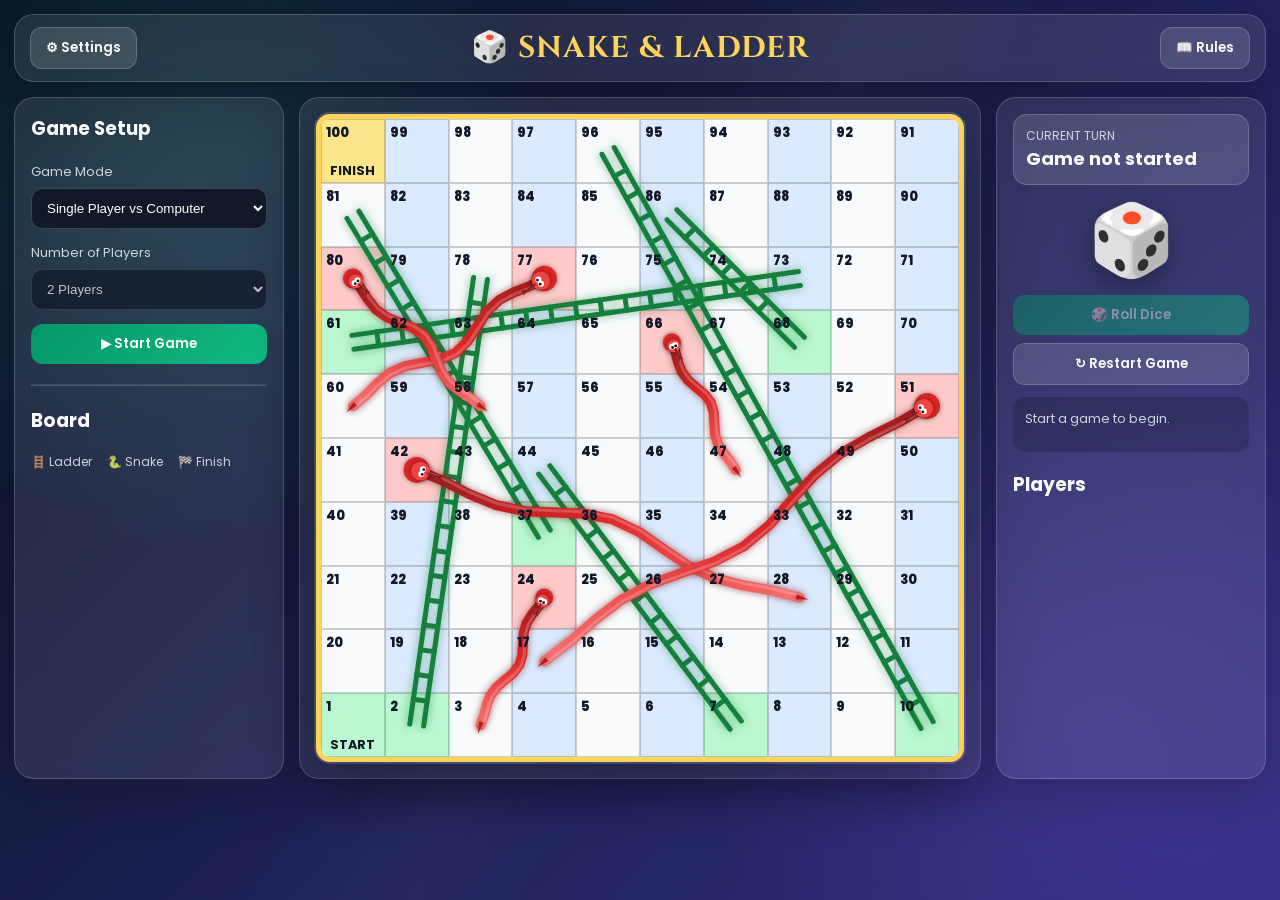
<file: S&L.html>
<!DOCTYPE html>
<html lang="en">
<head>
<meta charset="UTF-8">
<meta name="viewport" content="width=device-width,initial-scale=1.0">

<title>Snake & Ladder</title>

<style>
@import url('https://fonts.googleapis.com/css2?family=Cinzel:wght@500;600;700&family=Poppins:wght@400;500;600;700&display=swap');

:root{
    --bg1:#07111f;
    --bg2:#312e81;

    --panel:rgba(255,255,255,.09);
    --panel2:rgba(255,255,255,.13);
    --border:rgba(255,255,255,.18);

    --text:#f8fafc;
    --muted:#cbd5e1;

    --gold:#ffd45a;
    --accent:#34d399;

    --board1:#f8fafc;
    --board2:#dbeafe;

    --snake:#dc2626;
    --snake-dark:#991b1b;

    --ladder:#15803d;
    --ladder-light:#4ade80;
}

*{
    box-sizing:border-box;
}

body{
    margin:0;
    min-height:100vh;

    color:var(--text);

    font-family:Poppins,Arial,sans-serif;

    background:
        radial-gradient(
            circle at 15% 20%,
            rgba(56,217,169,.15),
            transparent 28%
        ),
        radial-gradient(
            circle at 85% 80%,
            rgba(139,92,246,.18),
            transparent 30%
        ),
        linear-gradient(
            135deg,
            var(--bg1),
            var(--bg2)
        );

    overflow-x:hidden;
}

body::before{
    content:"";

    position:fixed;
    inset:0;

    pointer-events:none;

    background:
        linear-gradient(
            120deg,
            transparent 40%,
            rgba(255,255,255,.025) 50%,
            transparent 60%
        );

    animation:backgroundShine 14s linear infinite;
}

@keyframes backgroundShine{
    from{
        transform:translateX(-100%);
    }

    to{
        transform:translateX(100%);
    }
}

.app{
    width:min(1450px,100%);

    margin:auto;

    padding:14px;
}

/* =========================================================
   TOP BAR
========================================================= */

.topbar{
    display:grid;

    grid-template-columns:1fr auto 1fr;

    align-items:center;

    gap:15px;

    padding:12px 15px;

    border:
        1px solid var(--border);

    background:
        var(--panel);

    border-radius:20px;

    backdrop-filter:blur(16px);

    box-shadow:
        0 15px 50px rgba(0,0,0,.25);
}

.top-left{
    display:flex;
    justify-content:flex-start;
}

.top-right{
    display:flex;
    justify-content:flex-end;
}

.game-title{
    font-family:Cinzel,serif;

    color:var(--gold);

    font-size:
        clamp(20px,2.5vw,30px);

    font-weight:700;

    letter-spacing:1px;

    white-space:nowrap;
}

.icon-btn,
.action-btn,
.primary-btn{
    border:
        1px solid var(--border);

    background:
        var(--panel2);

    color:var(--text);

    padding:
        10px 15px;

    border-radius:12px;

    font-family:Poppins,sans-serif;

    font-weight:600;

    cursor:pointer;

    transition:
        transform .2s ease,
        border-color .2s ease,
        box-shadow .2s ease;
}

.icon-btn:hover,
.action-btn:hover,
.primary-btn:hover{
    transform:translateY(-2px);

    border-color:var(--gold);

    box-shadow:
        0 8px 25px rgba(0,0,0,.25);
}

.primary-btn{
    background:
        linear-gradient(
            135deg,
            #059669,
            #10b981
        );

    border:none;
}

.primary-btn:disabled,
.action-btn:disabled{
    opacity:.45;

    cursor:not-allowed;

    transform:none;
}

/* =========================================================
   MAIN LAYOUT
========================================================= */

.game-layout{
    display:grid;

    grid-template-columns:
        270px
        minmax(400px,1fr)
        270px;

    gap:15px;

    margin-top:15px;
}

.panel{
    background:
        var(--panel);

    border:
        1px solid var(--border);

    border-radius:20px;

    padding:16px;

    backdrop-filter:blur(16px);

    box-shadow:
        0 15px 50px rgba(0,0,0,.2);
}

.panel h2,
.panel h3{
    margin-top:0;
}

.setup-row{
    margin-bottom:14px;
}

.setup-row label{
    display:block;

    color:var(--muted);

    font-size:13px;

    margin-bottom:6px;
}

select,
input[type="number"]{
    width:100%;

    padding:11px;

    border-radius:11px;

    border:
        1px solid var(--border);

    background:#111827;

    color:white;

    outline:none;
}

/* =========================================================
   BOARD
========================================================= */

.board-panel{
    min-width:0;
}

.board-wrap{
    position:relative;

    width:100%;

    max-width:760px;

    aspect-ratio:1;

    margin:auto;
}

.board{
    position:absolute;

    inset:0;

    display:grid;

    grid-template-columns:
        repeat(10,1fr);

    grid-template-rows:
        repeat(10,1fr);

    border:
        5px solid var(--gold);

    border-radius:14px;

    overflow:hidden;

    background:white;

    box-shadow:
        0 0 0 2px rgba(255,255,255,.15),
        0 20px 60px rgba(0,0,0,.4);
}

.cell{
    position:relative;

    min-width:0;
    min-height:0;

    border:
        1px solid rgba(0,0,0,.18);

    background:
        var(--board1);

    color:#111827;

    overflow:hidden;
}

.cell:nth-child(even){
    background:
        var(--board2);
}

.cell.start{
    background:#bbf7d0;
}

.cell.finish{
    background:#fde68a;
}

.cell.snake-head{
    background:#fecaca;
}

.cell.ladder-start{
    background:#bbf7d0;
}

.number{
    position:absolute;

    top:3px;
    left:4px;

    z-index:8;

    font-size:
        clamp(8px,1.15vw,13px);

    font-weight:800;
}

.special{
    position:absolute;

    bottom:2px;
    left:50%;

    transform:
        translateX(-50%);

    font-size:
        clamp(8px,1vw,13px);

    font-weight:700;
}

/* =========================================================
   CANVAS
========================================================= */

.overlay{
    position:absolute;

    inset:0;

    width:100%;
    height:100%;

    z-index:5;

    pointer-events:none;
}

.token-layer{
    position:absolute;

    inset:0;

    z-index:20;

    pointer-events:none;
}

.token{
    position:absolute;

    width:
        clamp(19px,3vw,30px);

    height:
        clamp(19px,3vw,30px);

    border-radius:50%;

    border:
        3px solid white;

    box-shadow:
        0 4px 12px rgba(0,0,0,.45);

    transform:
        translate(-50%,-50%);

    transition:
        left .08s linear,
        top .08s linear;
}

.token::after{
    content:"";

    position:absolute;

    inset:4px;

    border-radius:50%;

    border:
        2px solid rgba(255,255,255,.35);
}

.token.p1{
    background:#ef4444;
}

.token.p2{
    background:#3b82f6;
}

.token.p3{
    background:#22c55e;
}

.token.p4{
    background:#a855f7;
}

/* =========================================================
   RIGHT PANEL
========================================================= */

.turn-card{
    padding:12px;

    border-radius:14px;

    background:
        var(--panel2);

    margin-bottom:12px;

    border:
        1px solid var(--border);
}

.turn-label{
    font-size:12px;

    color:var(--muted);
}

.turn-name{
    font-size:18px;

    font-weight:700;
}

.dice-display{
    font-size:70px;

    text-align:center;

    line-height:1;

    margin:20px 0;

    filter:
        drop-shadow(
            0 8px 12px rgba(0,0,0,.3)
        );
}

.dice-roll{
    animation:
        diceRoll .55s ease;
}

@keyframes diceRoll{

    0%{
        transform:
            rotate(0)
            scale(1);
    }

    30%{
        transform:
            rotate(15deg)
            scale(1.2);
    }

    60%{
        transform:
            rotate(-15deg)
            scale(.9);
    }

    100%{
        transform:
            rotate(0)
            scale(1);
    }
}

.status{
    min-height:55px;

    padding:12px;

    border-radius:12px;

    background:
        rgba(0,0,0,.18);

    color:var(--muted);

    font-size:13px;
}

.player-list{
    display:flex;

    flex-direction:column;

    gap:8px;
}

.player{
    display:flex;

    align-items:center;

    gap:9px;

    padding:9px;

    border-radius:11px;

    background:
        rgba(255,255,255,.05);

    transition:.2s;
}

.player.active{
    outline:
        2px solid var(--gold);

    background:
        rgba(255,212,90,.1);
}

.dot{
    width:16px;
    height:16px;

    flex:none;

    border-radius:50%;

    border:
        2px solid white;
}

.p1dot{
    background:#ef4444;
}

.p2dot{
    background:#3b82f6;
}

.p3dot{
    background:#22c55e;
}

.p4dot{
    background:#a855f7;
}

/* =========================================================
   MODALS
========================================================= */

.modal{
    position:fixed;

    inset:0;

    display:none;

    align-items:center;

    justify-content:center;

    padding:18px;

    background:
        rgba(0,0,0,.72);

    backdrop-filter:blur(8px);

    z-index:100;
}

.modal.show{
    display:flex;
}

.modal-box{
    width:min(650px,96vw);

    max-height:90vh;

    overflow:auto;

    padding:22px;

    border-radius:22px;

    background:
        linear-gradient(
            145deg,
            rgba(30,41,59,.98),
            rgba(17,24,39,.98)
        );

    border:
        1px solid var(--border);

    box-shadow:
        0 30px 100px rgba(0,0,0,.55);

    animation:
        modalIn .25s ease;
}

@keyframes modalIn{

    from{
        opacity:0;

        transform:
            translateY(15px)
            scale(.97);
    }

    to{
        opacity:1;

        transform:none;
    }
}

.modal-header{
    display:flex;

    align-items:center;

    justify-content:space-between;

    margin-bottom:15px;
}

.modal-header h2{
    margin:0;

    font-family:Cinzel,serif;

    color:var(--gold);
}

.close{
    border:none;

    background:transparent;

    color:white;

    font-size:25px;

    cursor:pointer;
}

.tabs{
    display:flex;

    gap:8px;

    margin-bottom:18px;
}

.tab{
    flex:1;

    padding:10px;

    border:
        1px solid var(--border);

    background:
        var(--panel);

    color:white;

    border-radius:10px;

    cursor:pointer;
}

.tab.active{
    background:
        rgba(255,212,90,.14);

    border-color:var(--gold);

    color:var(--gold);
}

.tab-content{
    display:none;
}

.tab-content.active{
    display:block;
}

/* =========================================================
   SOUND SETTINGS
========================================================= */

.sound-option{
    display:flex;

    align-items:center;

    justify-content:space-between;

    padding:12px;

    margin-bottom:10px;

    border-radius:12px;

    background:
        rgba(255,255,255,.05);
}

.switch{
    position:relative;

    width:48px;
    height:26px;
}

.switch input{
    opacity:0;
    width:0;
    height:0;
}

.slider{
    position:absolute;

    inset:0;

    border-radius:30px;

    background:#475569;

    cursor:pointer;

    transition:.2s;
}

.slider::before{
    content:"";

    position:absolute;

    width:20px;
    height:20px;

    left:3px;
    top:3px;

    border-radius:50%;

    background:white;

    transition:.2s;
}

.switch input:checked + .slider{
    background:#10b981;
}

.switch input:checked + .slider::before{
    transform:
        translateX(22px);
}

.sound-style-grid{
    display:grid;

    grid-template-columns:
        repeat(2,1fr);

    gap:9px;
}

.sound-style{
    padding:13px;

    border:
        1px solid var(--border);

    background:
        var(--panel);

    color:white;

    border-radius:12px;

    cursor:pointer;

    text-align:left;
}

.sound-style.selected{
    border-color:var(--gold);

    background:
        rgba(255,212,90,.12);
}

.sound-style strong{
    display:block;

    color:var(--gold);

    margin-bottom:3px;
}

.sound-style small{
    color:var(--muted);
}

/* =========================================================
   THEMES
========================================================= */

.theme-grid{
    display:grid;

    grid-template-columns:
        repeat(3,1fr);

    gap:10px;
}

.theme-btn{
    min-height:65px;

    border-radius:13px;

    border:
        1px solid var(--border);

    color:white;

    cursor:pointer;

    font-weight:700;
}

.theme-aurora{
    background:
        linear-gradient(
            135deg,
            #07111f,
            #312e81
        );
}

.theme-sunset{
    background:
        linear-gradient(
            135deg,
            #451a03,
            #c2410c
        );
}

.theme-royal{
    background:
        linear-gradient(
            135deg,
            #1e1b4b,
            #7e22ce
        );
}

.theme-forest{
    background:
        linear-gradient(
            135deg,
            #022c22,
            #15803d
        );
}

.theme-ocean{
    background:
        linear-gradient(
            135deg,
            #082f49,
            #0369a1
        );
}

.theme-neon{
    background:
        linear-gradient(
            135deg,
            #111827,
            #581c87
        );
}

/* =========================================================
   RULES
========================================================= */

.rule{
    padding:12px;

    margin:8px 0;

    border-radius:11px;

    background:
        rgba(255,255,255,.05);
}

.legend{
    display:flex;

    gap:15px;

    flex-wrap:wrap;

    font-size:12px;

    color:var(--muted);
}

/* =========================================================
   VICTORY TOAST
========================================================= */

.victory-overlay{
    position:fixed;

    inset:0;

    display:none;

    align-items:center;

    justify-content:center;

    z-index:200;

    pointer-events:none;
}

.victory-overlay.show{
    display:flex;
}

.victory-toast{
    position:relative;

    min-width:min(500px,90vw);

    padding:30px;

    text-align:center;

    border-radius:26px;

    background:
        linear-gradient(
            145deg,
            rgba(15,23,42,.97),
            rgba(49,46,129,.97)
        );

    border:
        2px solid var(--gold);

    box-shadow:
        0 0 0 5px rgba(255,212,90,.08),
        0 30px 100px rgba(0,0,0,.65);

    animation:
        victoryIn .65s cubic-bezier(.2,1.4,.4,1);
}

@keyframes victoryIn{

    0%{
        opacity:0;

        transform:
            scale(.45)
            translateY(40px);
    }

    70%{
        transform:
            scale(1.08);
    }

    100%{
        opacity:1;

        transform:
            scale(1);
    }
}

.victory-icon{
    font-size:70px;

    animation:
        victoryBounce 1s ease-in-out infinite;
}

@keyframes victoryBounce{

    0%,100%{
        transform:
            translateY(0);
    }

    50%{
        transform:
            translateY(-9px)
            rotate(3deg);
    }
}

.victory-title{
    font-family:Cinzel,serif;

    font-size:
        clamp(28px,5vw,48px);

    color:var(--gold);

    margin:5px 0;
}

.victory-player{
    font-size:22px;

    font-weight:700;
}

.victory-sub{
    color:var(--muted);

    margin-top:6px;
}

/* =========================================================
   CONFETTI
========================================================= */

.confetti{
    position:fixed;

    width:8px;
    height:13px;

    z-index:190;

    pointer-events:none;

    animation:
        confettiFall 1.8s linear forwards;
}

@keyframes confettiFall{

    from{
        transform:
            translateY(-20px)
            rotate(0);
        opacity:1;
    }

    to{
        transform:
            translateY(105vh)
            rotate(720deg);
        opacity:0;
    }
}

/* =========================================================
   RESPONSIVE
========================================================= */

@media(max-width:1050px){

    .game-layout{
        grid-template-columns:
            220px
            minmax(350px,1fr);
    }

    .right-panel{
        grid-column:1/-1;
    }
}

@media(max-width:750px){

    body{
        padding:7px;
    }

    .app{
        padding:5px;
    }

    .topbar{
        grid-template-columns:1fr auto;
    }

    .game-title{
        grid-column:1/-1;

        grid-row:1;

        text-align:center;

        order:-1;
    }

    .top-left,
    .top-right{
        justify-content:center;
    }

    .game-layout{
        grid-template-columns:1fr;
    }

    .board-panel{
        order:-1;
    }

    .theme-grid{
        grid-template-columns:
            repeat(2,1fr);
    }

    .sound-style-grid{
        grid-template-columns:1fr;
    }
}
</style>
</head>

<body>

<div class="app">

<header class="topbar">

    <div class="top-left">
        <button
            class="icon-btn"
            onclick="openModal('settingsModal')">
            ⚙ Settings
        </button>
    </div>

    <div class="game-title">
        🎲 SNAKE & LADDER
    </div>

    <div class="top-right">
        <button
            class="icon-btn"
            onclick="openModal('rulesModal')">
            📖 Rules
        </button>
    </div>

</header>


<main class="game-layout">

<!-- =====================================================
     SETUP
===================================================== -->

<section class="panel setup-panel">

    <h3>Game Setup</h3>

    <div class="setup-row">

        <label>
            Game Mode
        </label>

        <select
            id="gameMode"
            onchange="modeChanged()">

            <option value="ai">
                Single Player vs Computer
            </option>

            <option value="multi">
                Multiplayer
            </option>

        </select>

    </div>


    <div class="setup-row">

        <label>
            Number of Players
        </label>

        <select id="playerCount">

            <option value="2">
                2 Players
            </option>

            <option value="3">
                3 Players
            </option>

            <option value="4">
                4 Players
            </option>

        </select>

    </div>


    <button
        class="primary-btn"
        style="width:100%"
        onclick="startGame()">

        ▶ Start Game

    </button>


    <hr
        style="
        border-color:var(--border);
        margin:20px 0;
        ">


    <h3>
        Board
    </h3>


    <div class="legend">

        <span>
            🪜 Ladder
        </span>

        <span>
            🐍 Snake
        </span>

        <span>
            🏁 Finish
        </span>

    </div>

</section>


<!-- =====================================================
     BOARD
===================================================== -->

<section class="panel board-panel">

    <div class="board-wrap">

        <div
            id="board"
            class="board">
        </div>

        <canvas
            id="overlay"
            class="overlay">
        </canvas>

        <div
            id="tokenLayer"
            class="token-layer">
        </div>

    </div>

</section>


<!-- =====================================================
     CONTROLS
===================================================== -->

<section class="panel right-panel">

    <div class="turn-card">

        <div class="turn-label">
            CURRENT TURN
        </div>

        <div
            id="turnName"
            class="turn-name">

            Game not started

        </div>

    </div>


    <div
        id="dice"
        class="dice-display">

        🎲

    </div>


    <button
        id="rollBtn"
        class="primary-btn"
        style="width:100%"
        onclick="rollDice()"
        disabled>

        🎲 Roll Dice

    </button>


    <button
        class="action-btn"
        style="
        width:100%;
        margin-top:8px;
        "
        onclick="startGame()">

        ↻ Restart Game

    </button>


    <div
        id="status"
        class="status"
        style="margin-top:12px">

        Start a game to begin.

    </div>


    <h3 style="margin-top:18px">
        Players
    </h3>


    <div
        id="playerList"
        class="player-list">
    </div>

</section>

</main>

</div>


<!-- =====================================================
     SETTINGS MODAL
===================================================== -->

<div
    class="modal"
    id="settingsModal">

<div class="modal-box">

    <div class="modal-header">

        <h2>
            ⚙ Settings
        </h2>

        <button
            class="close"
            onclick="closeModal('settingsModal')">

            ×

        </button>

    </div>


    <div class="tabs">

        <button
            class="tab active"
            onclick="showTab(this,'gameSettings')">

            Game

        </button>

        <button
            class="tab"
            onclick="showTab(this,'themeSettings')">

            Theme

        </button>

        <button
            class="tab"
            onclick="showTab(this,'effectSettings')">

            Effects

        </button>

    </div>


    <!-- GAME SETTINGS -->

    <div
        id="gameSettings"
        class="tab-content active">

        <div class="setup-row">

            <label>
                Number of Snakes
            </label>

            <input
                id="snakeCount"
                type="number"
                min="1"
                max="15"
                value="6">

        </div>


        <div class="setup-row">

            <label>
                Number of Ladders
            </label>

            <input
                id="ladderCount"
                type="number"
                min="1"
                max="15"
                value="6">

        </div>


        <p
            style="
            color:var(--muted);
            font-size:13px;
            ">

            Every snake and ladder endpoint is globally unique.
            Squares 1 and 100 are permanently protected.

        </p>

    </div>


    <!-- THEME SETTINGS -->

    <div
        id="themeSettings"
        class="tab-content">

        <div class="theme-grid">

            <button
                class="theme-btn theme-aurora"
                onclick="setTheme('aurora')">

                Aurora

            </button>

            <button
                class="theme-btn theme-sunset"
                onclick="setTheme('sunset')">

                Sunset

            </button>

            <button
                class="theme-btn theme-royal"
                onclick="setTheme('royal')">

                Royal

            </button>

            <button
                class="theme-btn theme-forest"
                onclick="setTheme('forest')">

                Forest

            </button>

            <button
                class="theme-btn theme-ocean"
                onclick="setTheme('ocean')">

                Ocean

            </button>

            <button
                class="theme-btn theme-neon"
                onclick="setTheme('neon')">

                Neon

            </button>

        </div>

    </div>


    <!-- EFFECT SETTINGS -->

    <div
        id="effectSettings"
        class="tab-content">

        <h3>
            🔊 Sound
        </h3>


        <div class="sound-option">

            <div>

                <strong>
                    Sound Effects
                </strong>

                <div
                    style="
                    color:var(--muted);
                    font-size:12px;
                    ">

                    Enabled by default

                </div>

            </div>


            <label class="switch">

                <input
                    id="soundEnabled"
                    type="checkbox"
                    checked
                    onchange="saveSoundSettings()">

                <span class="slider"></span>

            </label>

        </div>


        <p
            style="
            color:var(--muted);
            font-size:13px;
            ">

            Choose a sound style:

        </p>


        <div
            class="sound-style-grid"
            id="soundStyleGrid">

            <button
                class="sound-style selected"
                data-style="classic"
                onclick="selectSoundStyle('classic')">

                <strong>
                    Classic
                </strong>

                <small>
                    Clean board-game sounds
                </small>

            </button>


            <button
                class="sound-style"
                data-style="arcade"
                onclick="selectSoundStyle('arcade')">

                <strong>
                    Arcade
                </strong>

                <small>
                    Bright and energetic
                </small>

            </button>


            <button
                class="sound-style"
                data-style="fantasy"
                onclick="selectSoundStyle('fantasy')">

                <strong>
                    Fantasy
                </strong>

                <small>
                    Magical chimes
                </small>

            </button>


            <button
                class="sound-style"
                data-style="minimal"
                onclick="selectSoundStyle('minimal')">

                <strong>
                    Minimal
                </strong>

                <small>
                    Subtle and quiet
                </small>

            </button>

        </div>


        <button
            class="action-btn"
            style="
            margin-top:15px;
            width:100%;
            "
            onclick="testSound()">

            🔊 Test Selected Sound

        </button>

    </div>

</div>
</div>


<!-- =====================================================
     RULES MODAL
===================================================== -->

<div
    class="modal"
    id="rulesModal">

<div class="modal-box">

    <div class="modal-header">

        <h2>
            📖 Rules
        </h2>

        <button
            class="close"
            onclick="closeModal('rulesModal')">

            ×

        </button>

    </div>


    <div class="rule">

        <strong>
            🎯 Objective
        </strong>

        <br>

        Reach square 100 before the other players.

    </div>



    <div class="rule">

        <strong>
            🎲 Dice
        </strong>

        <br>

        Roll a standard six-sided die and move forward
        by the rolled number.

    </div>


    <div class="rule">

        <strong>
            🪜 Ladders
        </strong>

        <br>

        Landing on the bottom of a ladder immediately
        moves your token to its top.

    </div>


    <div class="rule">

        <strong>
            🐍 Snakes
        </strong>

        <br>

        Landing on a snake's head immediately sends
        your token down to its tail.

    </div>


    <div class="rule">

        <strong>
            🏁 Winning
        </strong>

        <br>

        You must reach exactly 100.
        If your roll goes beyond 100, you stay where you are.

    </div>


    <div class="rule">

        <strong>
            🧩 Random Board
        </strong>

        <br>

        Snakes and ladders are randomized for every game.
        No endpoint can be shared.
        Squares 1 and 100 are never endpoints.

    </div>



</div>
</div>


<!-- =====================================================
     VICTORY
===================================================== -->

<div
    id="victoryOverlay"
    class="victory-overlay">

    <div class="victory-toast">

        <div class="victory-icon">
            🏆
        </div>

        <div class="victory-title">
            VICTORY!
        </div>

        <div
            id="victoryPlayer"
            class="victory-player">

        </div>

        <div class="victory-sub">
            Reached square 100!
        </div>

    </div>

</div>


<script>
"use strict";


/* =========================================================
   BOARD CREATION
========================================================= */

const board =
    document.getElementById("board");

const overlay =
    document.getElementById("overlay");

const ctx =
    overlay.getContext("2d");

const tokenLayer =
    document.getElementById("tokenLayer");


const boardNumbers=[];


/*
    Required layout:

    100 99 98 97 96 95 94 93 92 91
    81 82 83 84 85 86 87 88 89 90
    80 79 78 77 76 75 74 73 72 71
    ...
    21 22 23 24 25 26 27 28 29 30
    20 19 18 17 16 15 14 13 12 11
    1  2  3  4  5  6  7  8  9  10
*/


for(
    let row=9;
    row>=0;
    row--
){

    const values=[];

    for(
        let number=row*10+1;
        number<=row*10+10;
        number++
    ){

        values.push(number);

    }

    /*
        Alternating direction.
    */

    if(row%2===1){

        values.reverse();

    }

    boardNumbers.push(...values);
}


boardNumbers.forEach(number=>{

    const cell =
        document.createElement("div");

    cell.className="cell";

    cell.id=
        "cell-"+number;

    cell.innerHTML=
        '<span class="number">'+
        number+
        '</span>';


    if(number===1){

        cell.classList.add("start");

        cell.innerHTML+=
            '<span class="special">'+
            'START'+
            '</span>';

    }


    if(number===100){

        cell.classList.add("finish");

        cell.innerHTML+=
            '<span class="special">'+
            'FINISH'+
            '</span>';

    }


    board.appendChild(cell);

});


/* =========================================================
   GAME STATE
========================================================= */

let snakes={};
let ladders={};

let players=[];

let currentPlayer=0;

let gameStarted=false;
let gameOver=false;
let rolling=false;


/*
    Each player receives a stable CSS class.
*/

const playerColors=[
    "p1",
    "p2",
    "p3",
    "p4"
];


/* =========================================================
   MODALS
========================================================= */

function openModal(id){

    document
        .getElementById(id)
        .classList
        .add("show");

}


function closeModal(id){

    document
        .getElementById(id)
        .classList
        .remove("show");

}


document
.querySelectorAll(".modal")
.forEach(modal=>{

    modal.addEventListener(
        "click",
        event=>{

            if(event.target===modal){

                modal.classList.remove("show");

            }

        }
    );

});


function showTab(button,id){

    const modal =
        button.closest(".modal-box");

    modal
        .querySelectorAll(".tab")
        .forEach(tab=>{

            tab.classList.remove("active");

        });


    modal
        .querySelectorAll(".tab-content")
        .forEach(content=>{

            content.classList.remove("active");

        });


    button.classList.add("active");

    document
        .getElementById(id)
        .classList.add("active");

}


/* =========================================================
   THEMES
========================================================= */

const themes={

    aurora:{
        bg1:"#07111f",
        bg2:"#312e81"
    },

    sunset:{
        bg1:"#451a03",
        bg2:"#c2410c"
    },

    royal:{
        bg1:"#1e1b4b",
        bg2:"#7e22ce"
    },

    forest:{
        bg1:"#022c22",
        bg2:"#15803d"
    },

    ocean:{
        bg1:"#082f49",
        bg2:"#0369a1"
    },

    neon:{
        bg1:"#111827",
        bg2:"#581c87"
    }

};


function setTheme(name){

    const theme =
        themes[name];

    if(!theme){
        return;
    }


    document.documentElement.style
        .setProperty(
            "--bg1",
            theme.bg1
        );


    document.documentElement.style
        .setProperty(
            "--bg2",
            theme.bg2
        );


    localStorage.setItem(
        "snl-theme",
        name
    );

}


const savedTheme =
    localStorage.getItem(
        "snl-theme"
    );


if(
    savedTheme &&
    themes[savedTheme]
){

    setTheme(savedTheme);

}


/* =========================================================
   RANDOM NUMBER
========================================================= */

function randomInt(min,max){

    return Math.floor(
        Math.random()*
        (max-min+1)
    )+min;

}


/* =========================================================
   RANDOM BOARD GENERATOR
========================================================= */

function generateBoardLinks(){

    snakes={};
    ladders={};


    let snakeCount =
        parseInt(
            document.getElementById(
                "snakeCount"
            ).value,
            10
        );


    let ladderCount =
        parseInt(
            document.getElementById(
                "ladderCount"
            ).value,
            10
        );


    if(!Number.isFinite(snakeCount)){
        snakeCount=6;
    }

    if(!Number.isFinite(ladderCount)){
        ladderCount=6;
    }


    snakeCount=
        Math.max(
            1,
            Math.min(
                15,
                snakeCount
            )
        );


    ladderCount=
        Math.max(
            1,
            Math.min(
                15,
                ladderCount
            )
        );


    document.getElementById(
        "snakeCount"
    ).value=snakeCount;


    document.getElementById(
        "ladderCount"
    ).value=ladderCount;


    /*
        GLOBAL endpoint set.

        Once a number is used as ANY endpoint,
        it cannot be reused.
    */

    const used=
        new Set([
            1,
            100
        ]);


    /*
        Generate ladders.
    */

    let attempts=0;


    while(
        Object.keys(ladders).length<
        ladderCount &&
        attempts<100000
    ){

        attempts++;


        const bottom=
            randomInt(2,84);


        const top=
            randomInt(
                bottom+6,
                99
            );


        if(
            top<=bottom ||
            used.has(bottom) ||
            used.has(top)
        ){

            continue;

        }


        ladders[bottom]=top;

        used.add(bottom);
        used.add(top);

    }


    /*
        Generate snakes.

        HIGH number = HEAD
        LOW number = TAIL
    */

    attempts=0;


    while(
        Object.keys(snakes).length<
        snakeCount &&
        attempts<100000
    ){

        attempts++;


        const head=
            randomInt(16,99);


        const tail=
            randomInt(
                2,
                head-6
            );


        if(
            tail>=head ||
            used.has(head) ||
            used.has(tail)
        ){

            continue;

        }


        snakes[head]=tail;

        used.add(head);
        used.add(tail);

    }


    /*
        Mark special cells.
    */

    document
    .querySelectorAll(".cell")
    .forEach(cell=>{

        cell.classList.remove(
            "snake-head",
            "ladder-start"
        );

    });


    Object.keys(snakes)
    .forEach(head=>{

        const cell=
            document.getElementById(
                "cell-"+head
            );

        if(cell){

            cell.classList.add(
                "snake-head"
            );

        }

    });


    Object.keys(ladders)
    .forEach(bottom=>{

        const cell=
            document.getElementById(
                "cell-"+bottom
            );

        if(cell){

            cell.classList.add(
                "ladder-start"
            );

        }

    });


    /*
        Draw after the DOM has settled.
    */

    requestAnimationFrame(
        drawBoardLinks
    );

}


/* =========================================================
   CANVAS
========================================================= */

function resizeCanvas(){

    const rect=
        overlay.getBoundingClientRect();


    if(
        rect.width===0 ||
        rect.height===0
    ){

        return;

    }


    const dpr=
        window.devicePixelRatio || 1;


    overlay.width=
        rect.width*dpr;


    overlay.height=
        rect.height*dpr;


    ctx.setTransform(
        dpr,
        0,
        0,
        dpr,
        0,
        0
    );


    drawBoardLinks();

    renderTokens();

}


function getCellCenter(number){

    const cell=
        document.getElementById(
            "cell-"+number
        );


    if(!cell){
        return null;
    }


    const boardRect=
        board.getBoundingClientRect();


    const cellRect=
        cell.getBoundingClientRect();


    return {

        x:
            cellRect.left-
            boardRect.left+
            cellRect.width/2,

        y:
            cellRect.top-
            boardRect.top+
            cellRect.height/2

    };

}


/* =========================================================
   DRAW LADDER
========================================================= */

function drawLadder(a,b){

    const dx=
        b.x-a.x;

    const dy=
        b.y-a.y;


    const length=
        Math.sqrt(
            dx*dx+
            dy*dy
        );


    if(length<5){
        return;
    }


    const nx=
        -dy/length;

    const ny=
        dx/length;


    const offset=7;


    ctx.save();


    /*
        Glow.
    */

    ctx.shadowColor=
        "rgba(21,128,61,.55)";

    ctx.shadowBlur=8;


    ctx.lineWidth=5;

    ctx.lineCap="round";

    ctx.strokeStyle=
        "#15803d";


    /*
        Left rail.
    */

    ctx.beginPath();

    ctx.moveTo(
        a.x+nx*offset,
        a.y+ny*offset
    );

    ctx.lineTo(
        b.x+nx*offset,
        b.y+ny*offset
    );

    ctx.stroke();


    /*
        Right rail.
    */

    ctx.beginPath();

    ctx.moveTo(
        a.x-nx*offset,
        a.y-ny*offset
    );

    ctx.lineTo(
        b.x-nx*offset,
        b.y-ny*offset
    );

    ctx.stroke();


    /*
        Rungs.
    */

    const rungs=
        Math.max(
            2,
            Math.floor(length/25)
        );


    ctx.shadowBlur=0;


    for(
        let i=1;
        i<rungs;
        i++
    ){

        const t=i/rungs;


        const x=
            a.x+
            dx*t;

        const y=
            a.y+
            dy*t;


        ctx.beginPath();

        ctx.moveTo(
            x+nx*offset,
            y+ny*offset
        );

        ctx.lineTo(
            x-nx*offset,
            y-ny*offset
        );

        ctx.stroke();

    }


    ctx.restore();

}


/* =========================================================
   DRAW SNAKE
========================================================= */

function drawSnake(headPoint,tailPoint){

    /*
        IMPORTANT:

        headPoint = HIGH NUMBER
        tailPoint = LOW NUMBER

        The head is intentionally drawn at the
        high-number endpoint.
    */


    const dx=
        tailPoint.x-headPoint.x;

    const dy=
        tailPoint.y-headPoint.y;


    const length=
        Math.sqrt(
            dx*dx+
            dy*dy
        );


    if(length<5){
        return;
    }


    const nx=
        -dy/length;

    const ny=
        dx/length;


    ctx.save();


    /*
        Body gradient.
    */

    const gradient=
        ctx.createLinearGradient(
            headPoint.x,
            headPoint.y,
            tailPoint.x,
            tailPoint.y
        );


    gradient.addColorStop(
        0,
        "#991b1b"
    );

    gradient.addColorStop(
        .45,
        "#dc2626"
    );

    gradient.addColorStop(
        1,
        "#f87171"
    );


    /*
        Shadow/glow.
    */

    ctx.shadowColor=
        "rgba(127,29,29,.65)";

    ctx.shadowBlur=7;


    /*
        Tapered snake body.

        Multiple curves are used rather than
        a single straight line.
    */

    const segments=14;


    const points=[];


    for(
        let i=0;
        i<=segments;
        i++
    ){

        const t=
            i/segments;


        /*
            Wave starts small near the head
            and increases toward the body.
        */

        const amplitude=
            Math.min(
                15,
                length*.055
            )*
            Math.sin(
                Math.PI*t
            );


        const wave=
            Math.sin(
                t*Math.PI*3
            )*
            amplitude;


        points.push({

            x:
                headPoint.x+
                dx*t+
                nx*wave,

            y:
                headPoint.y+
                dy*t+
                ny*wave

        });

    }


    /*
        Draw thick body first.
    */

    ctx.lineCap="round";

    ctx.lineJoin="round";

    ctx.lineWidth=10;

    ctx.strokeStyle=
        gradient;


    ctx.beginPath();


    points.forEach(
        (point,index)=>{

            if(index===0){

                ctx.moveTo(
                    point.x,
                    point.y
                );

            }else{

                ctx.lineTo(
                    point.x,
                    point.y
                );

            }

        }
    );


    ctx.stroke();


    /*
        Thin highlight along body.
    */

    ctx.shadowBlur=0;

    ctx.lineWidth=3;

    ctx.strokeStyle=
        "rgba(255,255,255,.20)";


    ctx.beginPath();


    points.forEach(
        (point,index)=>{

            if(index===0){

                ctx.moveTo(
                    point.x-nx*2,
                    point.y-ny*2
                );

            }else{

                ctx.lineTo(
                    point.x-nx*2,
                    point.y-ny*2
                );

            }

        }
    );


    ctx.stroke();


    /*
        Tapered tail.

        The final low-number endpoint is made
        visibly pointed.
    */

    const tail=
        tailPoint;


    const before=
        points[
            Math.max(
                0,
                points.length-3
            )
        ];


    const tailAngle=
        Math.atan2(
            tail.y-before.y,
            tail.x-before.x
        );


    ctx.shadowBlur=4;

    ctx.fillStyle=
        "#b91c1c";


    ctx.beginPath();

    ctx.moveTo(
        tail.x+
        Math.cos(tailAngle)*9,
        tail.y+
        Math.sin(tailAngle)*9
    );

    ctx.lineTo(
        tail.x+
        Math.cos(tailAngle+2.5)*4,
        tail.y+
        Math.sin(tailAngle+2.5)*4
    );

    ctx.lineTo(
        tail.x+
        Math.cos(tailAngle-2.5)*4,
        tail.y+
        Math.sin(tailAngle-2.5)*4
    );

    ctx.closePath();

    ctx.fill();


    /*
        HEAD

        Large rounded head at HIGH endpoint.
    */

    const head=
        headPoint;


    const headAngle=
        Math.atan2(
            tailPoint.y-head.y,
            tailPoint.x-head.x
        );


    const headRadius=
        Math.min(
            13,
            Math.max(
                9,
                length*.055
            )
        );


    ctx.shadowColor=
        "rgba(0,0,0,.45)";

    ctx.shadowBlur=5;

    ctx.fillStyle=
        "#dc2626";


    ctx.beginPath();

    ctx.arc(
        head.x,
        head.y,
        headRadius,
        0,
        Math.PI*2
    );

    ctx.fill();


    /*
        Head scale / snout.
    */

    ctx.fillStyle=
        "#ef4444";


    ctx.beginPath();

    ctx.arc(
        head.x+
        Math.cos(headAngle)*4,
        head.y+
        Math.sin(headAngle)*4,
        headRadius*.72,
        0,
        Math.PI*2
    );

    ctx.fill();


    /*
        Eyes.
    */

    const eyeSide=0.42;

    const eyeForward=0.48;

    const eyeX1=
        head.x+
        Math.cos(
            headAngle-eyeSide
        )*
        headRadius*
        eyeForward;

    const eyeY1=
        head.y+
        Math.sin(
            headAngle-eyeSide
        )*
        headRadius*
        eyeForward;


    const eyeX2=
        head.x+
        Math.cos(
            headAngle+eyeSide
        )*
        headRadius*
        eyeForward;

    const eyeY2=
        head.y+
        Math.sin(
            headAngle+eyeSide
        )*
        headRadius*
        eyeForward;


    ctx.shadowBlur=0;

    ctx.fillStyle="white";


    ctx.beginPath();

    ctx.arc(
        eyeX1,
        eyeY1,
        3,
        0,
        Math.PI*2
    );

    ctx.fill();


    ctx.beginPath();

    ctx.arc(
        eyeX2,
        eyeY2,
        3,
        0,
        Math.PI*2
    );

    ctx.fill();


    /*
        Pupils.
    */

    ctx.fillStyle="#111827";


    ctx.beginPath();

    ctx.arc(
        eyeX1+
        Math.cos(headAngle)*1,
        eyeY1+
        Math.sin(headAngle)*1,
        1.4,
        0,
        Math.PI*2
    );

    ctx.fill();


    ctx.beginPath();

    ctx.arc(
        eyeX2+
        Math.cos(headAngle)*1,
        eyeY2+
        Math.sin(headAngle)*1,
        1.4,
        0,
        Math.PI*2
    );

    ctx.fill();


    /*
        Tongue.

        Extends toward the high-number head direction.
    */

    const tongueStartX=
        head.x+
        Math.cos(headAngle)*
        headRadius*.85;

    const tongueStartY=
        head.y+
        Math.sin(headAngle)*
        headRadius*.85;


    const tongueLength=
        headRadius*.9;


    const tongueX=
        tongueStartX+
        Math.cos(headAngle)*
        tongueLength;

    const tongueY=
        tongueStartY+
        Math.sin(headAngle)*
        tongueLength;


    ctx.strokeStyle="#7f1d1d";

    ctx.lineWidth=1.5;

    ctx.beginPath();

    ctx.moveTo(
        tongueStartX,
        tongueStartY
    );

    ctx.lineTo(
        tongueX,
        tongueY
    );

    ctx.stroke();


    ctx.beginPath();

    ctx.moveTo(
        tongueX,
        tongueY
    );

    ctx.lineTo(
        tongueX+
        Math.cos(headAngle-.45)*
        4,
        tongueY+
        Math.sin(headAngle-.45)*
        4
    );

    ctx.moveTo(
        tongueX,
        tongueY
    );

    ctx.lineTo(
        tongueX+
        Math.cos(headAngle+.45)*
        4,
        tongueY+
        Math.sin(headAngle+.45)*
        4
    );

    ctx.stroke();


    ctx.restore();

}


/* =========================================================
   DRAW ALL BOARD LINKS
========================================================= */

function drawBoardLinks(){

    const rect=
        overlay.getBoundingClientRect();


    if(
        rect.width===0 ||
        rect.height===0
    ){

        return;

    }


    ctx.clearRect(
        0,
        0,
        rect.width,
        rect.height
    );


    /*
        Draw ladders first.
    */

    Object.entries(ladders)
    .forEach(
        ([bottom,top])=>{

            const a=
                getCellCenter(
                    Number(bottom)
                );

            const b=
                getCellCenter(
                    Number(top)
                );


            if(!a||!b){
                return;
            }


            drawLadder(
                a,
                b
            );

        }
    );


    /*
        Draw snakes.

        HIGH endpoint first = HEAD.
        LOW endpoint second = TAIL.
    */

    Object.entries(snakes)
    .forEach(
        ([head,tail])=>{

            const headPoint=
                getCellCenter(
                    Number(head)
                );

            const tailPoint=
                getCellCenter(
                    Number(tail)
                );


            if(
                !headPoint ||
                !tailPoint
            ){

                return;

            }


            drawSnake(
                headPoint,
                tailPoint
            );

        }
    );

}


/* =========================================================
   PLAYER SETUP
========================================================= */

function createPlayers(){

    const mode=
        document.getElementById(
            "gameMode"
        ).value;


    let count=
        parseInt(
            document.getElementById(
                "playerCount"
            ).value,
            10
        );


    if(mode==="ai"){

        count=2;

    }


    players=[];


    for(
        let i=0;
        i<count;
        i++
    ){

        players.push({

            name:
                mode==="ai" && i===1
                    ? "Computer"
                    : "Player "+(i+1),

            position:1,

            colorClass:
                playerColors[i],

            isComputer:
                mode==="ai" &&
                i===1

        });

    }


    renderPlayers();

}


/* =========================================================
   RENDER PLAYERS
========================================================= */

function renderPlayers(){

    const list=
        document.getElementById(
            "playerList"
        );


    list.innerHTML="";


    players.forEach(
        (player,index)=>{

            const row=
                document.createElement(
                    "div"
                );


            row.className="player";


            if(
                index===
                currentPlayer
            ){

                row.classList.add(
                    "active"
                );

            }


            row.innerHTML=

                '<span class="dot '+
                player.colorClass+
                'dot"></span>'+

                '<span>'+
                player.name+
                '<br>'+
                '<small>'+
                'Square '+
                player.position+
                '</small>'+
                '</span>';


            list.appendChild(row);

        }
    );


    renderTokens();

}


/* =========================================================
   TOKEN POSITION
========================================================= */

function renderTokens(){

    tokenLayer.innerHTML="";


    players.forEach(
        (player,index)=>{

            const point=
                getCellCenter(
                    player.position
                );


            if(!point){
                return;
            }


            const token=
                document.createElement(
                    "div"
                );


            token.className=
                "token "+
                player.colorClass;


            const offsets=[
                [-9,-9],
                [9,-9],
                [-9,9],
                [9,9]
            ];


            const offset=
                offsets[index] ||
                [0,0];


            token.style.left=
                (
                    point.x+
                    offset[0]
                )+"px";


            token.style.top=
                (
                    point.y+
                    offset[1]
                )+"px";


            token.title=
                player.name+
                " - Square "+
                player.position;


            tokenLayer.appendChild(
                token
            );

        }
    );

}


/* =========================================================
   START GAME
========================================================= */

function startGame(){

    hideVictory();

    gameOver=false;

    rolling=false;

    currentPlayer=0;


    generateBoardLinks();

    createPlayers();


    gameStarted=true;


    document.getElementById(
        "rollBtn"
    ).disabled=false;


    document.getElementById(
        "dice"
    ).textContent="🎲";


    updateTurnUI();


    setStatus(
        "Game started. "+
        players[0].name+
        "'s turn."
    );


    setTimeout(
        computerTurnIfNeeded,
        500
    );

}


/* =========================================================
   TURN UI
========================================================= */

function updateTurnUI(){

    if(!players.length){

        document.getElementById(
            "turnName"
        ).textContent=
            "Game not started";

        return;

    }


    document.getElementById(
        "turnName"
    ).textContent=
        players[currentPlayer].name;


    renderPlayers();

}


/* =========================================================
   STATUS
========================================================= */

function setStatus(text){

    document.getElementById(
        "status"
    ).textContent=text;

}


/* =========================================================
   DICE
========================================================= */

function rollDice(){

    if(
        !gameStarted ||
        gameOver ||
        rolling
    ){

        return;

    }


    const player=
        players[currentPlayer];


    if(player.isComputer){

        return;

    }


    performRoll();

}


function performRoll(){

    if(
        !gameStarted ||
        gameOver ||
        rolling
    ){

        return;

    }


    rolling=true;


    document.getElementById(
        "rollBtn"
    ).disabled=true;


    const dice=
        document.getElementById(
            "dice"
        );


    dice.classList.remove(
        "dice-roll"
    );


    void dice.offsetWidth;


    dice.classList.add(
        "dice-roll"
    );


    const value=
        randomInt(1,6);


    const faces=[
        "⚀",
        "⚁",
        "⚂",
        "⚃",
        "⚄",
        "⚅"
    ];


    dice.textContent=
        faces[value-1];


    playSound(
        "dice",
        value
    );


    const player=
        players[currentPlayer];


    setStatus(
        player.name+
        " rolled "+
        value+
        "."
    );


    setTimeout(
        ()=>{
            movePlayer(
                player,
                value
            );
        },
        450
    );

}


/* =========================================================
   PLAYER MOVEMENT
========================================================= */

function movePlayer(
    player,
    steps
){

    const destination=
        player.position+
        steps;


    /*
        Exact 100 rule.
    */

    if(destination>100){

        setStatus(
            player.name+
            " needs an exact roll to reach 100."
        );


        playSound(
            "invalid"
        );


        finishTurn();

        return;

    }


    animateMovement(
        player,
        destination,
        ()=>{
            resolveSpecialSquare(
                player
            );
        }
    );

}


/* =========================================================
   STEP-BY-STEP MOVEMENT
========================================================= */

function animateMovement(
    player,
    target,
    callback
){

    if(
        player.position===
        target
    ){

        callback();

        return;

    }


    const direction=
        target>
        player.position
            ? 1
            : -1;


    player.position+=
        direction;


    renderPlayers();


    playSound(
        "move"
    );


    setTimeout(
        ()=>{
            animateMovement(
                player,
                target,
                callback
            );
        },
        105
    );

}


/* =========================================================
   SNAKE / LADDER RESOLUTION
========================================================= */

function resolveSpecialSquare(
    player
){

    /*
        Ladder.
    */

    if(
        Object.prototype.hasOwnProperty
        .call(
            ladders,
            player.position
        )
    ){

        const destination=
            ladders[
                player.position
            ];


        setStatus(
            player.name+
            " climbed a ladder! 🪜"
        );


        playSound(
            "ladder"
        );


        setTimeout(
            ()=>{
                animateMovement(
                    player,
                    destination,
                    ()=>{
                        finishAfterSpecial(
                            player
                        );
                    }
                );
            },
            300
        );


        return;

    }


    /*
        Snake.
    */

    if(
        Object.prototype.hasOwnProperty
        .call(
            snakes,
            player.position
        )
    ){

        const destination=
            snakes[
                player.position
            ];


        setStatus(
            player.name+
            " slid down a snake! 🐍"
        );


        playSound(
            "snake"
        );


        setTimeout(
            ()=>{
                animateMovement(
                    player,
                    destination,
                    ()=>{
                        finishAfterSpecial(
                            player
                        );
                    }
                );
            },
            300
        );


        return;

    }


    finishAfterSpecial(
        player
    );

}


/* =========================================================
   AFTER SNAKE/LADDER
========================================================= */

function finishAfterSpecial(
    player
){

    renderPlayers();


    if(
        player.position===
        100
    ){

        victory(
            player
        );

        return;

    }


    finishTurn();

}


/* =========================================================
   TURN CHANGE
========================================================= */

function finishTurn(){

    rolling=false;


    if(gameOver){
        return;
    }


    currentPlayer=
        (
            currentPlayer+1
        )%
        players.length;


    updateTurnUI();


    setStatus(
        players[currentPlayer].name+
        "'s turn."
    );


    document.getElementById(
        "rollBtn"
    ).disabled=
        players[
            currentPlayer
        ].isComputer;


    setTimeout(
        computerTurnIfNeeded,
        500
    );

}


/* =========================================================
   LOCAL COMPUTER
========================================================= */

function computerTurnIfNeeded(){

    if(
        !gameStarted ||
        gameOver ||
        rolling
    ){

        return;

    }


    const player=
        players[currentPlayer];


    if(!player.isComputer){
        return;
    }


    setStatus(
        "🤖 Computer is thinking..."
    );


    setTimeout(
        ()=>{
            performRoll();
        },
        850
    );

}


/* =========================================================
   VICTORY
========================================================= */

function victory(player){

    gameOver=true;

    rolling=false;


    document.getElementById(
        "rollBtn"
    ).disabled=true;


    document.getElementById(
        "turnName"
    ).textContent=
        "🏆 "+player.name;


    setStatus(
        "🏆 "+player.name+
        " reached 100 and wins!"
    );


    document.getElementById(
        "victoryPlayer"
    ).textContent=
        player.name+
        " wins the game!";


    document
        .getElementById(
            "victoryOverlay"
        )
        .classList
        .add("show");


    playSound(
        "victory"
    );


    createConfetti();

}


/* =========================================================
   HIDE VICTORY
========================================================= */

function hideVictory(){

    document
        .getElementById(
            "victoryOverlay"
        )
        .classList
        .remove("show");


    document
        .querySelectorAll(
            ".confetti"
        )
        .forEach(
            element=>element.remove()
        );

}


/* =========================================================
   CONFETTI
========================================================= */

function createConfetti(){

    const pieces=90;


    for(
        let i=0;
        i<pieces;
        i++
    ){

        const piece=
            document.createElement(
                "div"
            );


        piece.className="confetti";


        piece.style.left=
            randomInt(
                0,
                100
            )+"vw";


        piece.style.top=
            randomInt(
                -20,
                15
            )+"vh";


        piece.style.background=
            [
                "#ffd45a",
                "#34d399",
                "#60a5fa",
                "#f472b6",
                "#c084fc",
                "#fb7185"
            ][
                randomInt(
                    0,
                    5
                )
            ];


        piece.style.animationDuration=
            (
                1.2+
                Math.random()*.9
            )+"s";


        piece.style.animationDelay=
            (
                Math.random()*.4
            )+"s";


        document.body.appendChild(
            piece
        );


        setTimeout(
            ()=>{
                piece.remove();
            },
            2500
        );

    }

}


/* =========================================================
   SOUND ENGINE
========================================================= */

let audioContext=null;

let soundEnabled=
    localStorage.getItem(
        "snl-sound-enabled"
    )!=="false";


let soundStyle=
    localStorage.getItem(
        "snl-sound-style"
    ) ||
    "classic";


function getAudioContext(){

    if(!audioContext){

        const AudioCtx=
            window.AudioContext ||
            window.webkitAudioContext;


        if(!AudioCtx){
            return null;
        }


        audioContext=
            new AudioCtx();

    }


    if(
        audioContext.state===
        "suspended"
    ){

        audioContext.resume();

    }


    return audioContext;

}


/*
    Small Web Audio helper.

    No external sound files are needed.
*/

function tone(
    frequency,
    duration,
    type="sine",
    volume=.06,
    delay=0
){

    if(!soundEnabled){
        return;
    }


    const ac=
        getAudioContext();


    if(!ac){
        return;
    }


    const oscillator=
        ac.createOscillator();


    const gain=
        ac.createGain();


    oscillator.type=
        type;


    oscillator.frequency.setValueAtTime(
        frequency,
        ac.currentTime+
        delay
    );


    gain.gain.setValueAtTime(
        0,
        ac.currentTime+
        delay
    );


    gain.gain.linearRampToValueAtTime(
        volume,
        ac.currentTime+
        delay+
        .01
    );


    gain.gain.exponentialRampToValueAtTime(
        .001,
        ac.currentTime+
        delay+
        duration
    );


    oscillator.connect(gain);

    gain.connect(ac.destination);


    oscillator.start(
        ac.currentTime+
        delay
    );


    oscillator.stop(
        ac.currentTime+
        delay+
        duration+
        .03
    );

}


/* =========================================================
   SOUND EVENTS
========================================================= */

function playSound(
    event,
    value
){

    if(!soundEnabled){
        return;
    }


    switch(soundStyle){

        case "arcade":

            arcadeSound(
                event,
                value
            );

            break;


        case "fantasy":

            fantasySound(
                event,
                value
            );

            break;


        case "minimal":

            minimalSound(
                event,
                value
            );

            break;


        default:

            classicSound(
                event,
                value
            );

    }

}


/* =========================================================
   CLASSIC
========================================================= */

function classicSound(
    event,
    value
){

    if(event==="dice"){

        tone(
            180+
            value*25,
            .09,
            "square",
            .045
        );


        tone(
            280+
            value*30,
            .11,
            "square",
            .035,
            .07
        );


        return;

    }


    if(event==="move"){

        tone(
            420,
            .045,
            "triangle",
            .035
        );


        return;

    }


    if(event==="ladder"){

        tone(
            420,
            .13,
            "sine",
            .06
        );


        tone(
            540,
            .13,
            "sine",
            .06,
            .09
        );


        tone(
            680,
            .18,
            "sine",
            .07,
            .18
        );


        return;

    }


    if(event==="snake"){

        tone(
            260,
            .15,
            "sawtooth",
            .04
        );


        tone(
            190,
            .22,
            "sawtooth",
            .045,
            .12
        );


        return;

    }


    if(event==="invalid"){

        tone(
            180,
            .18,
            "square",
            .04
        );


        return;

    }


    if(event==="victory"){

        [
            523,
            659,
            784,
            1047
        ].forEach(
            (frequency,index)=>{

                tone(
                    frequency,
                    .25,
                    "sine",
                    .08,
                    index*.11
                );

            }
        );

    }

}


/* =========================================================
   ARCADE
========================================================= */

function arcadeSound(
    event,
    value
){

    if(event==="dice"){

        for(
            let i=0;
            i<4;
            i++
        ){

            tone(
                250+
                randomInt(
                    0,
                    220
                ),
                .055,
                "square",
                .045,
                i*.05
            );

        }


        return;

    }


    if(event==="move"){

        tone(
            520,
            .04,
            "square",
            .035
        );


        return;

    }


    if(event==="ladder"){

        [
            440,
            554,
            659,
            880
        ].forEach(
            (f,i)=>{

                tone(
                    f,
                    .12,
                    "square",
                    .055,
                    i*.07
                );

            }
        );


        return;

    }


    if(event==="snake"){

        tone(
            400,
            .08,
            "sawtooth",
            .05
        );


        tone(
            300,
            .08,
            "sawtooth",
            .05,
            .07
        );


        tone(
            180,
            .18,
            "sawtooth",
            .055,
            .14
        );


        return;

    }


    if(event==="invalid"){

        tone(
            130,
            .2,
            "square",
            .05
        );


        return;

    }


    if(event==="victory"){

        [
            523,
            659,
            784,
            1047,
            1319
        ].forEach(
            (f,i)=>{

                tone(
                    f,
                    .18,
                    "square",
                    .07,
                    i*.08
                );

            }
        );

    }

}


/* =========================================================
   FANTASY
========================================================= */

function fantasySound(
    event,
    value
){

    if(event==="dice"){

        tone(
            300+
            value*20,
            .12,
            "sine",
            .04
        );


        tone(
            500+
            value*25,
            .16,
            "sine",
            .035,
            .08
        );


        return;

    }


    if(event==="move"){

        tone(
            600,
            .055,
            "sine",
            .025
        );


        return;

    }


    if(event==="ladder"){

        [
            392,
            494,
            587,
            784,
            988
        ].forEach(
            (f,i)=>{

                tone(
                    f,
                    .22,
                    "sine",
                    .055,
                    i*.08
                );

            }
        );


        return;

    }


    if(event==="snake"){

        tone(
            300,
            .22,
            "triangle",
            .035
        );


        tone(
            220,
            .28,
            "triangle",
            .04,
            .14
        );


        return;

    }


    if(event==="invalid"){

        tone(
            220,
            .15,
            "triangle",
            .035
        );


        return;

    }


    if(event==="victory"){

        [
            392,
            494,
            587,
            659,
            784,
            988
        ].forEach(
            (f,i)=>{

                tone(
                    f,
                    .35,
                    "sine",
                    .06,
                    i*.1
                );

            }
        );

    }

}


/* =========================================================
   MINIMAL
========================================================= */

function minimalSound(
    event,
    value
){

    if(event==="dice"){

        tone(
            450,
            .07,
            "sine",
            .025
        );

        return;

    }


    if(event==="move"){

        tone(
            500,
            .025,
            "sine",
            .018
        );

        return;

    }


    if(event==="ladder"){

        tone(
            600,
            .15,
            "sine",
            .035
        );


        tone(
            800,
            .18,
            "sine",
            .035,
            .12
        );


        return;

    }


    if(event==="snake"){

        tone(
            250,
            .2,
            "triangle",
            .03
        );


        return;

    }


    if(event==="invalid"){

        tone(
            200,
            .1,
            "sine",
            .025
        );


        return;

    }


    if(event==="victory"){

        tone(
            660,
            .25,
            "sine",
            .05
        );


        tone(
            880,
            .35,
            "sine",
            .05,
            .15
        );

    }

}


/* =========================================================
   SOUND SETTINGS
========================================================= */

function saveSoundSettings(){

    soundEnabled=
        document.getElementById(
            "soundEnabled"
        ).checked;


    localStorage.setItem(
        "snl-sound-enabled",
        soundEnabled
    );


    /*
        Test interaction also unlocks audio
        in browsers that require a user gesture.
    */

    if(soundEnabled){

        tone(
            600,
            .08,
            "sine",
            .025
        );

    }

}


function selectSoundStyle(
    style
){

    soundStyle=style;


    localStorage.setItem(
        "snl-sound-style",
        style
    );


    document
        .querySelectorAll(
            ".sound-style"
        )
        .forEach(button=>{

            button.classList.toggle(
                "selected",
                button.dataset.style===
                style
            );

        });

}


function testSound(){

    /*
        User gesture unlocks Web Audio.
    */

    playSound(
        "dice",
        5
    );


    setTimeout(
        ()=>{
            playSound(
                "ladder"
            );
        },
        180
    );

}


/* =========================================================
   LOAD SOUND SETTINGS
========================================================= */

document.getElementById(
    "soundEnabled"
).checked=
    soundEnabled;


document
.querySelectorAll(
    ".sound-style"
)
.forEach(button=>{

    button.classList.toggle(
        "selected",
        button.dataset.style===
        soundStyle
    );

});


/* =========================================================
   MODE
========================================================= */

function modeChanged(){

    const mode=
        document.getElementById(
            "gameMode"
        ).value;


    const count=
        document.getElementById(
            "playerCount"
        );


    if(mode==="ai"){

        count.value="2";

        count.disabled=true;

    }else{

        count.disabled=false;

    }

}


/* =========================================================
   RESIZE
========================================================= */

window.addEventListener(
    "resize",
    ()=>{
        resizeCanvas();
    }
);


/* =========================================================
   INITIALIZATION
========================================================= */

modeChanged();

generateBoardLinks();

setTimeout(
    ()=>{
        resizeCanvas();
    },
    100
);

</script>

</body>
</html>
</file>
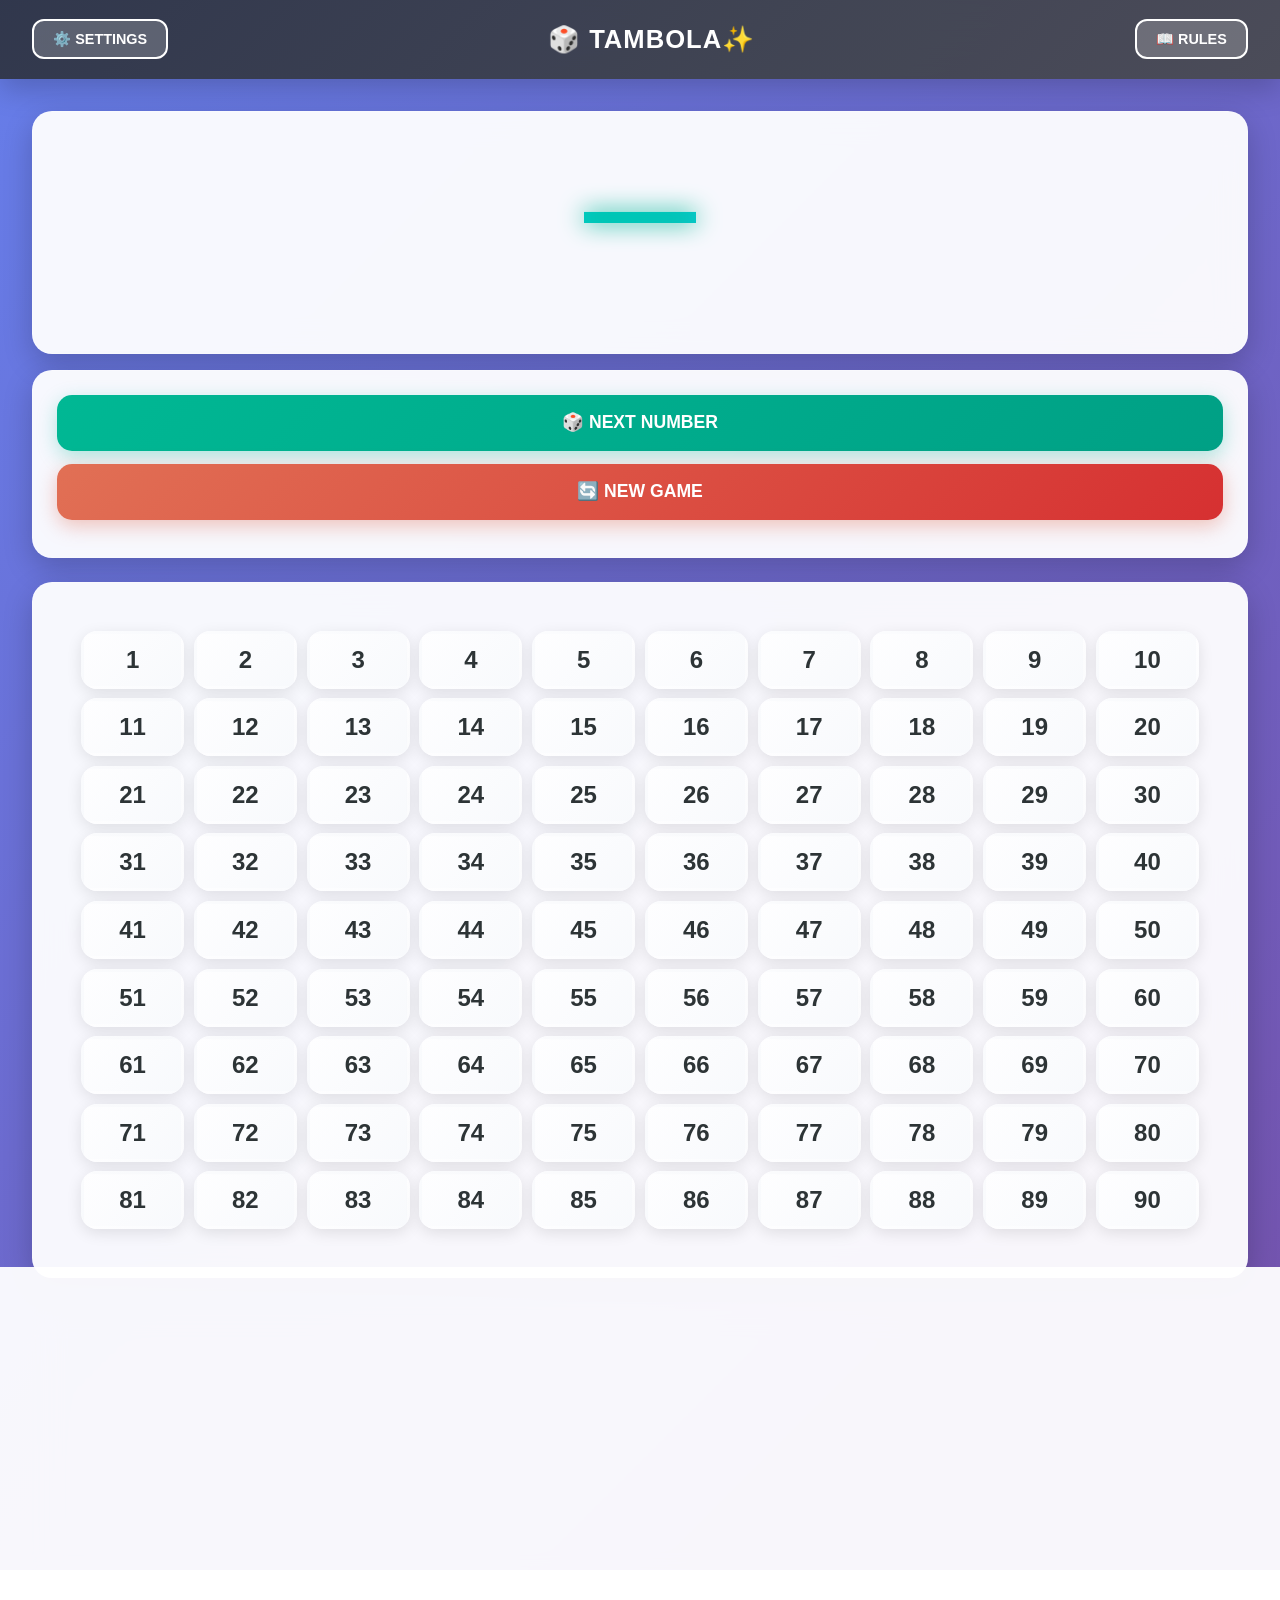
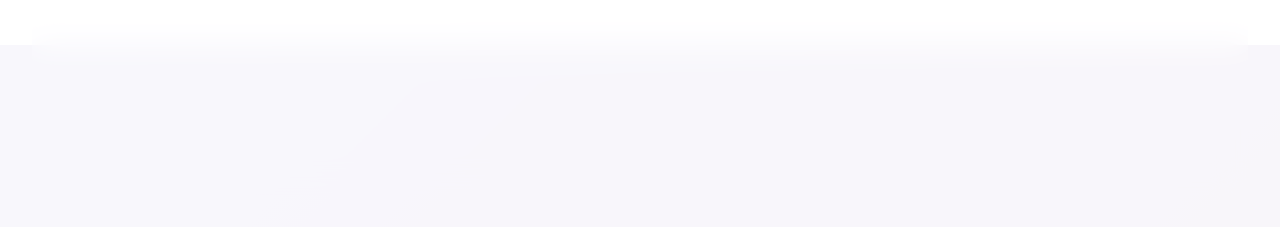
<file: Tambola.html>
<!DOCTYPE html>
<html lang="en">
<head>
    <meta charset="UTF-8">
    <meta name="viewport" content="width=device-width, initial-scale=1.0">
    <link rel="icon" type="image/png" href="Logo.png">
    <title>🎲 Tambola Pro</title>
    <style>
        :root {
            --bg-primary: linear-gradient(135deg, #667eea 0%, #764ba2 100%);
            --card-bg: rgba(255, 255, 255, 0.95);
            --drawn-bg: linear-gradient(135deg, #f093fb 0%, #f5576c 100%);
            --text-primary: #2d3436;
            --accent: #00b894;
            --shadow: 0 10px 30px rgba(0,0,0,0.2);
            --glow: 0 0 20px rgba(0, 184, 148, 0.6);
            --cell-font: 1.5rem;
            --cell-size: 58px;
            --neon-glow: 0 0 25px #00b894;
        }

        * { box-sizing: border-box; margin: 0; padding: 0; }

        body {
            font-family: 'Segoe UI', Tahoma, -apple-system, sans-serif;
            background: var(--bg-primary);
            color: var(--text-primary);
            min-height: 100vh;
            overflow-x: hidden;
            transition: all 0.6s cubic-bezier(0.25, 0.46, 0.45, 0.94);
        }

        header {
            background: linear-gradient(135deg, rgba(46,52,68,0.95), rgba(74,75,82,0.95));
            color: white;
            padding: 1.2rem 2rem;
            text-align: center;
            font-size: 1.6rem;
            font-weight: 700;
            box-shadow: var(--shadow);
            letter-spacing: 1px;
            backdrop-filter: blur(20px);
            display: flex;
            justify-content: space-between;
            align-items: center;
        }

        .header-left {
            display: flex;
            gap: 1rem;
            align-items: center;
        }

        .header-title {
            flex: 1;
            text-align: center;
        }

        .header-right {
            display: flex;
            gap: 1rem;
            align-items: center;
        }

        .header-btn {
            background: rgba(255,255,255,0.2);
            color: white;
            border: 2px solid white;
            padding: 0.6rem 1.2rem;
            border-radius: 12px;
            cursor: pointer;
            font-weight: 600;
            transition: all 0.3s;
            font-size: 0.9rem;
        }

        .header-btn:hover {
            background: rgba(255,255,255,0.4);
            transform: translateY(-2px);
        }

        .layout {
            display: grid;
            grid-template-columns: 280px 1fr 280px;
            gap: 1.5rem;
            padding: 2rem;
            max-width: 1600px;
            margin: 0 auto;
        }

        @media (max-width: 1300px) { .layout { grid-template-columns: 1fr; } }

        .sidebar { 
            display: flex; 
            flex-direction: column; 
            gap: 1rem; 
        }

        .card {
            background: var(--card-bg);
            border-radius: 20px;
            padding: 1.5rem;
            box-shadow: var(--shadow);
            backdrop-filter: blur(15px);
            border: 1px solid rgba(255,255,255,0.2);
            transition: all 0.4s cubic-bezier(0.25, 0.46, 0.45, 0.94);
        }

        .card:hover {
            transform: translateY(-8px) scale(1.02);
            box-shadow: 0 20px 40px rgba(0,0,0,0.25);
        }

        #latest {
            font-size: clamp(4rem, 10vw, 7rem);
            font-weight: 900;
            text-align: center;
            padding: 2rem 1.5rem;
            background: linear-gradient(135deg, #00b894, #00cec9, #55a3ff);
            -webkit-background-clip: text;
            -webkit-text-fill-color: transparent;
            background-clip: text;
            margin: -1.5rem -1.5rem 1.5rem;
            border-radius: 20px 20px 0 0;
            text-shadow: var(--neon-glow);
            animation: heartbeat 1.5s ease-in-out infinite;
        }

        @keyframes heartbeat {
            0%, 100% { transform: scale(1); }
            50% { transform: scale(1.08); }
        }

        @keyframes celebrate {
            0% { 
                transform: scale(1) rotate(0deg); 
                box-shadow: 0 0 0 rgba(0,184,148,0);
            }
            50% { 
                transform: scale(1.3) rotate(180deg); 
                box-shadow: 0 0 40px rgba(0,184,148,0.8);
            }
            100% { 
                transform: scale(1.1) rotate(360deg); 
                box-shadow: 0 0 20px rgba(0,184,148,0.4);
            }
        }

        @keyframes fadeInCell {
            0% { opacity: 0.2; transform: scale(0.85); }
            100% { opacity: 1; transform: scale(1); }
        }

        @keyframes pulseInCell {
            0% { transform: scale(1); }
            50% { transform: scale(1.25); }
            100% { transform: scale(1); }
        }

        body[data-animations="off"] #latest {
            animation: none;
        }

        .btn {
            width: 100%;
            padding: 1.1rem 1.5rem;
            border: none;
            border-radius: 15px;
            background: linear-gradient(135deg, var(--accent), #00a085);
            color: white;
            cursor: pointer;
            font-weight: 700;
            font-size: 1.1rem;
            transition: all 0.3s cubic-bezier(0.68, -0.55, 0.265, 1.55);
            margin-bottom: 0.8rem;
            position: relative;
            overflow: hidden;
            box-shadow: 0 6px 20px rgba(0,184,148,0.3);
        }

        .btn::before {
            content: '';
            position: absolute;
            top: 0;
            left: -100%;
            width: 100%;
            height: 100%;
            background: linear-gradient(90deg, transparent, rgba(255,255,255,0.4), transparent);
            transition: left 0.6s;
        }

        .btn:hover::before { left: 100%; }
        .btn:hover { 
            transform: translateY(-4px) scale(1.02); 
            box-shadow: 0 12px 30px rgba(0,184,148,0.5);
        }

        .btn:active { transform: translateY(-2px); }

        .btn:disabled {
            opacity: 0.5;
            cursor: not-allowed;
            transform: none !important;
            box-shadow: none;
        }

        .btn:disabled::before { display: none; }

        .btn.danger {
            background: linear-gradient(135deg, #e17055, #d63031);
            box-shadow: 0 6px 20px rgba(225,112,85,0.4);
        }

        label {
            font-size: 1rem;
            font-weight: 600;
            margin-bottom: 0.6rem;
            display: block;
            color: var(--text-primary);
        }

        select, input[type="range"], input[type="number"] {
            width: 100%;
            padding: 1rem;
            border-radius: 12px;
            border: 2px solid rgba(0,184,148,0.2);
            background: rgba(255,255,255,0.9);
            font-size: 1rem;
            transition: all 0.3s;
            backdrop-filter: blur(10px);
        }

        select:focus, input:focus {
            outline: none;
            border-color: var(--accent);
            box-shadow: var(--glow);
        }

        .grid-card { padding: 1.5rem; }
        #grid {
            display: grid;
            grid-template-columns: repeat(10, 1fr);
            grid-template-rows: repeat(9, auto);
            gap: 0.6rem;
            padding: 1.5rem;
        }

        .cell {
            display: flex;
            align-items: center;
            justify-content: center;
            border-radius: 16px;
            background: linear-gradient(135deg, rgba(255,255,255,0.9), rgba(248,250,252,0.9));
            font-weight: 900;
            font-size: var(--cell-font);
            cursor: pointer;
            border: 3px solid transparent;
            height: var(--cell-size);
            box-shadow: 0 4px 15px rgba(0,0,0,0.1);
            transition: all 0.4s cubic-bezier(0.68, -0.55, 0.265, 1.55);
            position: relative;
            overflow: hidden;
        }

        .cell::before {
            content: '';
            position: absolute;
            top: 50%;
            left: 50%;
            width: 0;
            height: 0;
            background: radial-gradient(circle, rgba(0,184,148,0.3), transparent);
            border-radius: 50%;
            transform: translate(-50%, -50%);
            transition: all 0.6s;
        }

        .cell:hover::before {
            width: 300%;
            height: 300%;
        }

        .cell:hover {
            background: linear-gradient(135deg, rgba(0,184,148,0.2), rgba(0,184,148,0.1));
            border-color: var(--accent);
            transform: scale(1.12) translateY(-4px);
            box-shadow: 0 15px 35px rgba(0,184,148,0.4), var(--neon-glow);
        }

        .cell:focus-visible {
            outline: none;
            border-color: var(--accent);
            box-shadow: 0 15px 35px rgba(0,184,148,0.4), var(--neon-glow);
        }

        .cell.drawn {
            background: var(--drawn-bg) !important;
            color: white !important;
            transform: scale(1.15) !important;
            border-color: rgba(255,255,255,0.9) !important;
            box-shadow: 0 0 35px rgba(240,147,251,0.8), 0 0 0 8px rgba(240,147,251,0.3) !important;
        }

        body[data-animations="on"][data-anim-style="bounce"] .cell.drawn {
            animation: celebrate 0.8s cubic-bezier(0.68, -0.55, 0.265, 1.55);
        }

        body[data-animations="on"][data-anim-style="fade"] .cell.drawn {
            animation: fadeInCell 0.5s ease-out;
        }

        body[data-animations="on"][data-anim-style="pulse"] .cell.drawn {
            animation: pulseInCell 0.5s ease-in-out;
        }

        #log {
            background: rgba(0,0,0,0.05);
            padding: 1rem;
            height: 200px;
            border-radius: 16px;
            font-family: 'Courier New', monospace;
            font-size: 0.85rem;
            line-height: 1.5;
            overflow-y: auto;
            box-shadow: inset 0 2px 10px rgba(0,0,0,0.05);
        }

        #log::-webkit-scrollbar {
            width: 8px;
        }

        #log::-webkit-scrollbar-track {
            background: rgba(0,0,0,0.1);
            border-radius: 10px;
        }

        #log::-webkit-scrollbar-thumb {
            background: var(--accent);
            border-radius: 10px;
        }

        /* THEMES */
        [data-theme="light"] {
            --bg-primary: linear-gradient(135deg, #667eea 0%, #764ba2 100%);
            --card-bg: rgba(255, 255, 255, 0.95);
            --drawn-bg: linear-gradient(135deg, #f093fb 0%, #f5576c 100%);
            --text-primary: #2d3436;
            --accent: #00b894;
            --neon-glow: 0 0 25px #00b894;
        }

        [data-theme="dark"] {
            --bg-primary: linear-gradient(135deg, #0f0f23 0%, #1a1a2e 50%, #16213e 100%);
            --card-bg: rgba(25,25,35,0.95);
            --drawn-bg: linear-gradient(135deg, #ff6b7a, #ffa726);
            --text-primary: #d9a806e7;
            --accent: #4fc3f7;
            --neon-glow: 0 0 25px #4fc3f7;
        }

        [data-theme="neon"] {
            --bg-primary: linear-gradient(135deg, #ff00ff 0%, #00ffff 50%, #00ff00 100%);
            --card-bg: rgba(10,10,20,0.95);
            --drawn-bg: linear-gradient(135deg, #ffff00, #ff6600);
            --text-primary: #930eab; 
            --accent: #ff00ff;
            --neon-glow: 0 0 25px #ff00ff;
        }

        [data-theme="gold"] {
            --bg-primary: linear-gradient(135deg, #ffd700 0%, #ff8c00 50%, #daa520 100%);
            --card-bg: rgba(255,255,240,0.95);
            --drawn-bg: linear-gradient(135deg, #ff4500, #ff1493);
            --text-primary: #8b4513;
            --accent: #b8860b;
            --neon-glow: 0 0 25px #ffd700;
        }

        [data-theme="ocean"] {
            --bg-primary: linear-gradient(135deg, #0c2e4a 0%, #1a5c7a 50%, #2d8ab3 100%);
            --card-bg: rgba(20,40,60,0.95);
            --drawn-bg: linear-gradient(135deg, #00ced1, #20b2aa);
            --text-primary: #0e61c7;
            --accent: #48d1cc;
            --neon-glow: 0 0 25px #00ced1;
        }

        [data-theme="fire"] {
            --bg-primary: linear-gradient(135deg, #ff4500 0%, #ff6347 50%, #ff1493 100%);
            --card-bg: rgba(50,20,10,0.95);
            --drawn-bg: linear-gradient(135deg, #ffff00, #ffa500);
            --text-primary: #ef4c4c;
            --accent: #ff4500;
            --neon-glow: 0 0 25px #ff4500;
        }

        .repeat-display {
            background: linear-gradient(135deg, var(--accent), #00a085);
            color: white;
            padding: 0.8rem;
            border-radius: 12px;
            text-align: center;
            font-weight: 700;
            font-size: 1.1rem;
            margin-top: 0.5rem;
            box-shadow: 0 4px 15px rgba(0,184,148,0.3);
        }

        /* ========== BEAUTIFUL SETTINGS POPUP STYLES ========== */
        .settings-popup {
            display: none;
            position: fixed;
            z-index: 8888;
            top: 0;
            left: 0;
            width: 100%;
            height: 100%;
            background: rgba(0,0,0,0.6);
            backdrop-filter: blur(10px);
            animation: fadeInSettings 0.3s ease-out;
        }

        @keyframes fadeInSettings {
            from { opacity: 0; }
            to { opacity: 1; }
        }

        .settings-popup-content {
            position: fixed;
            top: 50%;
            left: 50%;
            transform: translate(-50%, -50%);
            background: var(--card-bg);
            border-radius: 24px;
            padding: 2.5rem;
            box-shadow: 0 20px 60px rgba(0,0,0,0.4);
            max-width: 500px;
            width: 90%;
            max-height: 90vh;
            overflow-y: auto;
            animation: slideInSettings 0.4s cubic-bezier(0.34, 1.56, 0.64, 1);
        }

        @keyframes slideInSettings {
            from { 
                opacity: 0;
                transform: translate(-50%, -48%);
            }
            to { 
                opacity: 1;
                transform: translate(-50%, -50%);
            }
        }

        .settings-header {
            display: flex;
            justify-content: space-between;
            align-items: center;
            margin-bottom: 2rem;
            padding-bottom: 1.2rem;
            border-bottom: 3px solid var(--accent);
        }

        .settings-header h2 {
            margin: 0;
            font-size: 1.8rem;
            background: linear-gradient(135deg, var(--accent), #00a085);
            -webkit-background-clip: text;
            -webkit-text-fill-color: transparent;
            font-weight: 900;
        }

        .settings-close {
            background: none;
            border: none;
            font-size: 1.8rem;
            cursor: pointer;
            color: var(--text-primary);
            transition: transform 0.2s, color 0.2s;
        }

        .settings-close:hover {
            transform: rotate(90deg);
            color: #e17055;
        }

        /* ========== BEAUTIFUL SETTINGS OPTIONS ========== */
        .settings-section {
            background: linear-gradient(135deg, rgba(0,184,148,0.08), rgba(0,184,148,0.03));
            border: 2px solid rgba(0,184,148,0.2);
            border-radius: 18px;
            padding: 1.8rem;
            margin-bottom: 1.8rem;
            transition: all 0.3s cubic-bezier(0.68, -0.55, 0.265, 1.55);
        }

        .settings-section:hover {
            border-color: var(--accent);
            box-shadow: 0 12px 30px rgba(0,184,148,0.15);
            transform: translateY(-4px);
        }

        .settings-section-title {
            display: flex;
            align-items: center;
            gap: 0.8rem;
            font-size: 1.2rem;
            font-weight: 800;
            margin-bottom: 1rem;
            color: var(--text-primary);
        }

        .settings-section-icon {
            font-size: 1.6rem;
            animation: pulse 2s ease-in-out infinite;
        }

        @keyframes pulse {
            0%, 100% { opacity: 1; }
            50% { opacity: 0.6; }
        }

        .settings-section select,
        .settings-section input[type="range"],
        .settings-section input[type="number"] {
            width: 100%;
            padding: 1rem;
            border-radius: 12px;
            border: 2px solid rgba(0,184,148,0.3);
            background: rgba(255,255,255,0.9);
            font-size: 1rem;
            transition: all 0.3s;
            margin-bottom: 0.8rem;
        }

        .settings-section select:focus,
        .settings-section input:focus {
            outline: none;
            border-color: var(--accent);
            box-shadow: var(--glow);
        }

        .theme-options {
            display: grid;
            grid-template-columns: repeat(3, 1fr);
            gap: 0.6rem;
        }

        .theme-option {
            padding: 0.8rem;
            border: 2px solid rgba(0,184,148,0.2);
            border-radius: 12px;
            text-align: center;
            cursor: pointer;
            transition: all 0.3s;
            background: rgba(255,255,255,0.5);
            font-size: 0.9rem;
            font-weight: 600;
        }

        .theme-option:hover {
            border-color: var(--accent);
            background: rgba(0,184,148,0.1);
            transform: scale(1.05);
        }

        .theme-option.active {
            background: linear-gradient(135deg, var(--accent), #00a085);
            color: white;
            border-color: var(--accent);
            box-shadow: 0 6px 15px rgba(0,184,148,0.3);
        }

        .voice-status {
            display: flex;
            align-items: center;
            justify-content: space-between;
            background: rgba(0,184,148,0.05);
            padding: 1rem;
            border-radius: 12px;
            margin-top: 1rem;
            border: 1px solid rgba(0,184,148,0.2);
        }

        .voice-status-indicator {
            display: inline-flex;
            align-items: center;
            gap: 0.5rem;
            font-weight: 700;
            color: var(--text-primary);
        }

        .voice-status-dot {
            width: 12px;
            height: 12px;
            border-radius: 50%;
            background: #e17055;
            animation: blink 1s ease-in-out infinite;
        }

        .voice-status-dot.active {
            background: var(--accent);
        }

        @keyframes blink {
            0%, 100% { opacity: 1; }
            50% { opacity: 0.5; }
        }

        .repeat-slider-value {
            text-align: center;
            font-size: 1.4rem;
            font-weight: 900;
            color: var(--accent);
            margin-top: 0.8rem;
        }

        .settings-footer {
            display: flex;
            gap: 1rem;
            margin-top: 2rem;
            padding-top: 1.5rem;
            border-top: 2px solid rgba(0,184,148,0.2);
        }

        .settings-footer button {
            flex: 1;
            padding: 1.2rem;
            border: none;
            border-radius: 12px;
            font-weight: 700;
            font-size: 1rem;
            cursor: pointer;
            transition: all 0.3s;
        }

        .settings-footer .btn-close {
            background: linear-gradient(135deg, var(--accent), #00a085);
            color: white;
            box-shadow: 0 6px 15px rgba(0,184,148,0.3);
        }

        .settings-footer .btn-close:hover {
            transform: translateY(-3px);
            box-shadow: 0 10px 25px rgba(0,184,148,0.4);
        }

        /* ========== RULES POPUP STYLES ========== */
        .rules-popup {
            display: none;
            position: fixed;
            z-index: 9999;
            top: 0;
            left: 0;
            width: 100%;
            height: 100%;
            background: linear-gradient(135deg, #667eea 0%, #764ba2 100%);
            overflow-y: auto;
            animation: popupFadeIn 0.4s ease-out;
        }

        @keyframes popupFadeIn {
            from { opacity: 0; }
            to { opacity: 1; }
        }

        .rules-popup-content {
            max-width: 900px;
            margin: 2rem auto;
            padding: 2rem;
            background: var(--card-bg);
            border-radius: 24px;
            box-shadow: 0 30px 60px rgba(0,0,0,0.3);
            position: relative;
        }

        .rules-close {
            position: absolute;
            top: 1.5rem;
            right: 1.5rem;
            background: none;
            border: none;
            font-size: 2.5rem;
            cursor: pointer;
            color: var(--text-primary);
            transition: transform 0.2s, color 0.2s;
            z-index: 100;
        }

        .rules-close:hover {
            transform: scale(1.2) rotate(90deg);
            color: #e17055;
        }

        .rules-title {
            text-align: center;
            font-size: clamp(2rem, 5vw, 3rem);
            font-weight: 900;
            background: linear-gradient(135deg, #667eea, #764ba2);
            -webkit-background-clip: text;
            -webkit-text-fill-color: transparent;
            background-clip: text;
            margin: 0 0 2.5rem 0;
            animation: slideDown 0.5s ease-out;
        }

        @keyframes slideDown {
            from { opacity: 0; transform: translateY(-30px); }
            to { opacity: 1; transform: translateY(0); }
        }

        .rules-container {
            display: grid;
            grid-template-columns: repeat(auto-fit, minmax(300px, 1fr));
            gap: 1.8rem;
            margin-bottom: 2rem;
        }

        .rules-section {
            background: linear-gradient(135deg, rgba(255,255,255,0.9), rgba(248,250,252,0.8));
            border-radius: 16px;
            padding: 1.8rem;
            box-shadow: 0 8px 20px rgba(0,0,0,0.1);
            border-left: 6px solid var(--accent);
            transition: all 0.3s cubic-bezier(0.68, -0.55, 0.265, 1.55);
            animation: slideUp 0.6s ease-out backwards;
            position: relative;
        }

        .rules-section:nth-child(1) { animation-delay: 0s; }
        .rules-section:nth-child(2) { animation-delay: 0.1s; }
        .rules-section:nth-child(3) { animation-delay: 0.2s; }
        .rules-section:nth-child(4) { animation-delay: 0.3s; }
        .rules-section:nth-child(5) { animation-delay: 0.4s; }
        .rules-section:nth-child(6) { animation-delay: 0.5s; }

        @keyframes slideUp {
            from { opacity: 0; transform: translateY(30px); }
            to { opacity: 1; transform: translateY(0); }
        }

        .rules-section:hover {
            transform: translateY(-8px);
            box-shadow: 0 15px 40px rgba(0,184,148,0.2);
        }

        .rule-number {
            position: absolute;
            top: -12px;
            left: 20px;
            width: 50px;
            height: 50px;
            background: linear-gradient(135deg, var(--accent), #00a085);
            color: white;
            border-radius: 50%;
            display: flex;
            align-items: center;
            justify-content: center;
            font-weight: 900;
            font-size: 1.8rem;
            box-shadow: 0 6px 15px rgba(0,184,148,0.3);
        }

        .rules-section h2 {
            margin: 0.8rem 0 0.8rem 0;
            font-size: 1.4rem;
            color: var(--text-primary);
            font-weight: 700;
        }

        .rules-section p {
            margin: 0.8rem 0;
            font-size: 0.95rem;
            line-height: 1.6;
            color: var(--text-primary);
        }

        .rule-details {
            background: rgba(0,184,148,0.08);
            border-radius: 12px;
            padding: 1rem;
            margin-top: 1rem;
            font-size: 0.9rem;
            line-height: 1.8;
            color: var(--text-primary);
            border-left: 3px solid var(--accent);
        }

        .ticket-link {
            display: inline-block;
            margin-top: 1rem;
            padding: 0.8rem 1.5rem;
            background: linear-gradient(135deg, #667eea, #764ba2);
            color: white;
            text-decoration: none;
            border-radius: 12px;
            font-weight: 700;
            transition: all 0.3s;
            box-shadow: 0 6px 20px rgba(102, 126, 234, 0.3);
        }

        .ticket-link:hover {
            transform: translateY(-3px);
            box-shadow: 0 10px 30px rgba(102, 126, 234, 0.5);
            text-decoration: none;
        }

        .rules-footer {
            text-align: center;
            margin-top: 2rem;
            padding-top: 2rem;
            border-top: 2px solid rgba(0,184,148,0.2);
        }

        .rules-footer .btn {
            background: linear-gradient(135deg, var(--accent), #00a085);
            min-width: 250px;
            font-size: 1.2rem;
            padding: 1.2rem 2rem;
        }

        @media (max-width: 768px) {
            .settings-popup-content {
                width: 95%;
                max-height: 85vh;
            }

            header {
                flex-direction: column;
                gap: 1rem;
            }

            .header-left, .header-right {
                width: 100%;
                justify-content: center;
            }

            .header-title {
                order: 2;
                margin: 0;
            }

            .rules-popup-content {
                margin: 1rem;
                padding: 1.5rem;
            }

            .rules-title {
                font-size: 1.8rem;
            }

            .rules-container {
                grid-template-columns: 1fr;
                gap: 1.2rem;
            }

            .layout {
                grid-template-columns: 1fr;
            }

            #log {
                height: 200px;
            }

            .theme-options {
                grid-template-columns: repeat(2, 1fr);
            }

            :root {
                --cell-size: 34px;
                --cell-font: 0.95rem;
            }

            .grid-card { padding: 0.75rem; }
            #grid { padding: 0.5rem; gap: 0.35rem; }
        }

        @media (max-width: 420px) {
            :root {
                --cell-size: 28px;
                --cell-font: 0.8rem;
            }
        }

        /* Grid becomes read-only when Manual Number Selection is OFF */
        body[data-manual-select="off"] .cell:not(.drawn) {
            cursor: default;
        }

        body[data-manual-select="off"] .cell:not(.drawn):hover {
            transform: none;
            border-color: transparent;
            box-shadow: 0 4px 15px rgba(0,0,0,0.1);
            background: linear-gradient(135deg, rgba(255,255,255,0.9), rgba(248,250,252,0.9));
        }
    </style>
</head>
<body data-theme="light" data-animations="on" data-anim-style="bounce" data-manual-select="on">
    <header>
        <div class="header-left">
            <button class="header-btn" onclick="openSettingsPopup()">⚙️ SETTINGS</button>
        </div>
        <div class="header-title">🎲 TAMBOLA✨</div>
        <div class="header-right">
            <button class="header-btn" onclick="openRulesPopup()">📖 RULES</button>
        </div>
    </header>

    <!-- BEAUTIFUL SETTINGS POPUP -->
    <div id="settingsPopup" class="settings-popup" onclick="if(event.target === this) closeSettingsPopup()">
        <div class="settings-popup-content">
            <div class="settings-header">
                <h2>⚙️ SETTINGS</h2>
                <button class="settings-close" onclick="closeSettingsPopup()">&times;</button>
            </div>

            <!-- Audio & Voice Setting -->
            <div class="settings-section">
                <div class="settings-section-title">
                    <span class="settings-section-icon">🎙️</span>
                    <span>AUDIO & VOICE</span>
                </div>
                
                <label style="font-size: 0.95rem; font-weight: 700; margin-bottom: 0.6rem; display:block;">Sound Effects (SFX):</label>
                <div style="margin-bottom: 1rem;">
                    <button class="btn" id="sfxToggle" onclick="toggleSFX()" style="font-size:0.95rem;padding:0.8rem;margin-bottom: 0;">🎵 SFX: ON</button>
                </div>

                <label style="font-size: 0.95rem; font-weight: 700; margin-bottom: 0.6rem; display:block;">Voice Call:</label>
                <div style="margin-bottom: 1rem;">
                    <button class="btn" id="voiceToggle" onclick="toggleVoice()" style="font-size:0.95rem;padding:0.8rem;margin-bottom: 0;">🔇 OFF</button>
                </div>

                <label style="font-size: 0.95rem; font-weight: 700; margin-bottom: 0.6rem; display:block;">Voice Repeat Times:</label>
                <input type="range" id="repeatRange" min="1" max="10" value="3" onchange="updateRepeatCount(this.value)" style="margin: 0 0 0.4rem 0;">
                <div class="repeat-slider-value" id="repeatValue" style="margin-bottom: 1rem;">3×</div>

                <label style="font-size: 0.95rem; font-weight: 700; margin-bottom: 0.6rem; display:block;">Volume Control:</label>
                <input type="range" id="volumeRange" min="0" max="1" value="0.8" step="0.1" onchange="updateVolume(this.value)" style="margin-bottom: 1rem;">
                
                <label style="font-size: 0.95rem; font-weight: 700; margin-bottom: 0.6rem; display:block;">Select Voice:</label>
                <select id="voiceList" onchange="selectVoice(this.value)" style="margin-bottom: 0.8rem;"></select>
                
                <div class="voice-status">
                    <span class="voice-status-indicator">
                        <span class="voice-status-dot" id="voiceStatusDot"></span>
                        <span id="voiceStatusText">Voice: OFF</span>
                    </span>
                </div>
            </div>

            <!-- Animation Setting -->
            <div class="settings-section">
                <div class="settings-section-title">
                    <span class="settings-section-icon">✨</span>
                    <span>ANIMATIONS</span>
                </div>
                <div style="margin-bottom: 1rem;">
                    <button class="btn" id="animationToggle" onclick="toggleAnimations()" style="font-size:0.95rem;padding:0.8rem;margin-bottom: 0;">🎬 ON</button>
                </div>

                <label style="font-size: 0.95rem; font-weight: 700; margin-bottom: 0.6rem; display:block;">Draw Style:</label>
                <select id="animationStyleSelect" onchange="changeAnimationStyle(this.value)">
                    <option value="bounce">Bounce</option>
                    <option value="fade">Fade</option>
                    <option value="pulse">Pulse</option>
                    <option value="none">None</option>
                </select>
            </div>

            <!-- Gameplay Setting -->
            <div class="settings-section">
                <div class="settings-section-title">
                    <span class="settings-section-icon">🖱️</span>
                    <span>GAMEPLAY</span>
                </div>
                <label style="font-size: 0.95rem; font-weight: 700; margin-bottom: 0.6rem; display:block;">Manual Number Selection:</label>
                <div style="margin-bottom: 0.6rem;">
                    <button class="btn" id="manualSelectToggle" onclick="toggleManualSelection()" style="font-size:0.95rem;padding:0.8rem;margin-bottom: 0;">🖱️ ON</button>
                </div>
                <p style="font-size: 0.85rem; opacity: 0.75; line-height: 1.4; margin: 0;">
                    ON: tapping a number on the grid calls it and adds it to history. OFF: the grid is read-only — only the 🎲 NEXT NUMBER button calls numbers.
                </p>
            </div>

            <!-- Footer Buttons -->
            <div class="settings-footer">
                <button class="btn-close" onclick="closeSettingsPopup()">✅ DONE</button>
            </div>
        </div>
    </div>

    <!-- CONFIRM DIALOG (replaces window.confirm, which sandboxed previews can silently block) -->
    <div id="confirmPopup" class="settings-popup" onclick="if(event.target === this) closeConfirmPopup(false)">
        <div class="settings-popup-content" style="max-width: 380px; text-align: center; padding: 2rem;">
            <div id="confirmMessage" style="font-size: 1.15rem; font-weight: 700; margin-bottom: 1.5rem;">Are you sure?</div>
            <div style="display: flex; gap: 1rem;">
                <button class="btn" style="margin-bottom:0;" onclick="playSound('confirm'); closeConfirmPopup(true)">✅ YES</button>
                <button class="btn danger" style="margin-bottom:0;" onclick="playSound('cancel'); closeConfirmPopup(false)">✖️ CANCEL</button>
            </div>
        </div>
    </div>

    <!-- RULES POPUP -->
    <div id="rulesPopup" class="rules-popup">
        <div class="rules-popup-content">
            <button class="rules-close" onclick="closeRulesPopup()">&times;</button>
            
            <h1 class="rules-title">🎲 TAMBOLA RULES & SETUP</h1>
            
            <div class="rules-container">
                <!-- Point 1: Tickets -->
                <div class="rules-section">
                    <div class="rule-number">1</div>
                    <h2>📝 Keep Your Tickets Ready</h2>
                    <p>Each player needs a Tambola ticket with 3 rows, 9 columns, and 15 numbers.</p>
                    <a href="https://www.flipkart.com/tambola-tickets-simple-theme-bingo-housie-game-set-100-cards-printed-hard-sheet-premium-quality-big-size-board-accessories/p/itm26d70346ed008" target="_blank" class="ticket-link">
                        🛒 Buy Tickets on Flipkart
                    </a>
                </div>

                <!-- Point 2: Bamboo -->
                <div class="rules-section">
                    <div class="rule-number">2</div>
                    <h2>🎋 BAMBOO</h2>
                    <p><strong>First player to mark any 1 number</strong> on their ticket wins this round.</p>
                    <div class="rule-details">
                        💰 <strong>Prize:</strong> Small prize/points<br>
                        ⏱️ <strong>Duration:</strong> ~5 seconds from first draw
                    </div>
                </div>

                <!-- Point 3: Corner -->
                <div class="rules-section">
                    <div class="rule-number">3</div>
                    <h2>🔲 CORNER</h2>
                    <p><strong>First player to mark all 4 corner numbers</strong> on their ticket wins.</p>
                    <div class="rule-details">
                        📍 <strong>Corner Numbers:</strong> Top-Left, Top-Right, Bottom-Left, Bottom-Right<br>
                        💰 <strong>Prize:</strong> Medium prize<br>
                        📊 <strong>Difficulty:</strong> ⭐⭐ (Medium)
                    </div>
                </div>

                <!-- Point 4: First 5 -->
                <div class="rules-section">
                    <div class="rule-number">4</div>
                    <h2>✋ FIRST 5</h2>
                    <p><strong>First player to mark any 5 numbers</strong> anywhere on their ticket wins.</p>
                    <div class="rule-details">
                        🎯 <strong>Pattern:</strong> Any 5 numbers (no specific order needed)<br>
                        💰 <strong>Prize:</strong> Medium prize<br>
                        📊 <strong>Difficulty:</strong> ⭐⭐ (Medium)
                    </div>
                </div>

                <!-- Point 5: Lines -->
                <div class="rules-section">
                    <div class="rule-number">5</div>
                    <h2>➡️ LINE / EARLY LINE</h2>
                    <p><strong>First player to mark all numbers in any 1 horizontal row</strong> on their ticket wins.</p>
                    <div class="rule-details">
                        📐 <strong>Pattern:</strong> Complete any single row (left to right)<br>
                        💰 <strong>Prize:</strong> Good prize<br>
                        📊 <strong>Difficulty:</strong> ⭐⭐⭐ (Hard)<br>
                        💡 <strong>Tip:</strong> Early Line = First row completed (usually higher prize)
                    </div>
                </div>

                <!-- Point 6: Full House -->
                <div class="rules-section">
                    <div class="rule-number">6</div>
                    <h2>🏆 FULL HOUSE</h2>
                    <p><strong>First player to mark all 15 numbers</strong> on their ticket wins the JACKPOT!</p>
                    <div class="rule-details">
                        🎯 <strong>Pattern:</strong> All 15 numbers across all 3 rows<br>
                        💰 <strong>Prize:</strong> JACKPOT (Highest Prize!)<br>
                        📊 <strong>Difficulty:</strong> ⭐⭐⭐⭐⭐ (Very Hard)<br>
                        🎉 <strong>Celebration:</strong> Grand finale of the game
                    </div>
                </div>
            </div>

            <div class="rules-footer">
                <button class="btn" onclick="closeRulesPopup()">🎮 START GAME</button>
            </div>
        </div>
    </div>

    <div class="layout">
        <!-- LEFT: Main Controls -->
        <div class="sidebar">
            <div class="card">
                <div id="latest" aria-live="polite">—</div>
            </div>
            
            <div class="card">
                <button class="btn" id="drawBtn" onclick="drawNumber()">🎲 NEXT NUMBER</button>
                <button class="btn danger" onclick="resetGame()">🔄 NEW GAME</button>
            </div>
        </div>

        <!-- CENTER: Stunning Grid -->
        <div class="card grid-card">
            <div id="grid"></div>
        </div>

        <!-- RIGHT: History & Theme -->
        <div class="sidebar">
            <div class="card">
                <label style="font-size: 1.1rem; font-weight: 700; margin-bottom: 1rem;">📋 HISTORY</label>
                <div id="log"></div>
            </div>

            <div class="card">
                <label style="font-size: 1.1rem; font-weight: 700; margin-bottom: 1rem; display:block;">🎨 THEME</label>
                <div class="theme-options">
                    <div class="theme-option" onclick="selectTheme('light')">Light ✨</div>
                    <div class="theme-option" onclick="selectTheme('dark')">Dark 🌙</div>
                    <div class="theme-option" onclick="selectTheme('neon')">Neon 💜</div>
                    <div class="theme-option" onclick="selectTheme('gold')">Gold 👑</div>
                    <div class="theme-option" onclick="selectTheme('ocean')">Ocean 🌊</div>
                    <div class="theme-option" onclick="selectTheme('fire')">Fire 🔥</div>
                </div>
            </div>
        </div>
    </div>

    <script>
        // 🎯 STATE MANAGEMENT
        let numbers = [];
        let drawnNumbers = [];
        let voicesList = [];
        let voiceActive = false;
        let sfxActive = true;
        let audioCtx = null;
        let currentVolume = 0.8;
        let currentVoice = -1;
        let repeatCount = 3;
        let manualSelectionEnabled = true;

        // 🚀 Initialize
        function initTambola() {
            buildGrid();
            if (!loadGameState()) {
                resetNumbers();
            }
            applyDrawnStateToGrid();
            updateAllDisplays();
            updateDrawButtonState();
            loadPreferences();
            initVoiceSystem();
            updateRepeatDisplay();
            updateThemeActive();
            
            // Unlock audio context and speech synthesis on first click for mobile/browsers
            document.addEventListener('click', () => {
                initAudioContext();
                if ('speechSynthesis' in window && speechSynthesis.speaking === false) {
                    speechSynthesis.resume();
                }
            }, { once: true });
        }

        // ========== AUDIO (WEB AUDIO API) SYSTEM ==========
        function initAudioContext() {
            if (!audioCtx) {
                const AudioContext = window.AudioContext || window.webkitAudioContext;
                if (AudioContext) audioCtx = new AudioContext();
            }
            if (audioCtx && audioCtx.state === 'suspended') {
                audioCtx.resume();
            }
        }

        // Small helper: one oscillator "note" with its own shape/envelope.
        function _tone(startTime, freq, duration, { type = 'sine', peakGain = 0.18, glideTo = null, attack = 0.02 } = {}) {
            const osc = audioCtx.createOscillator();
            const gain = audioCtx.createGain();
            osc.type = type;
            osc.frequency.setValueAtTime(freq, startTime);
            if (glideTo) osc.frequency.exponentialRampToValueAtTime(glideTo, startTime + duration);

            gain.gain.setValueAtTime(0, startTime);
            gain.gain.linearRampToValueAtTime(peakGain * currentVolume, startTime + attack);
            gain.gain.exponentialRampToValueAtTime(0.001, startTime + duration);

            osc.connect(gain);
            gain.connect(audioCtx.destination);
            osc.start(startTime);
            osc.stop(startTime + duration + 0.05);
        }

        // Generalized SFX engine — every UI action gets its own distinct sound.
        // type: 'draw' | 'complete' | 'reset' | 'open' | 'close' | 'toggleOn' | 'toggleOff' | 'theme' | 'select' | 'confirm' | 'cancel'
        function playSound(type = 'draw') {
            if (!sfxActive) return;
            initAudioContext();
            if (!audioCtx) return;

            const now = audioCtx.currentTime;

            switch (type) {
                case 'complete':
                    // Triumphant ascending chord — Full House / all numbers called
                    [523.25, 659.25, 783.99, 1046.5].forEach((freq, i) =>
                        _tone(now + i * 0.12, freq, 0.65, { type: 'triangle', peakGain: 0.25, attack: 0.05 })
                    );
                    break;

                case 'reset':
                    // Long descending sawtooth sweep — clearing the board
                    _tone(now, 500, 0.4, { type: 'sawtooth', peakGain: 0.15, glideTo: 150 });
                    break;

                case 'open':
                    // Quick two-note rise — a panel appearing
                    _tone(now, 420, 0.09, { type: 'sine', peakGain: 0.14 });
                    _tone(now + 0.07, 640, 0.12, { type: 'sine', peakGain: 0.14 });
                    break;

                case 'close':
                    // Quick two-note fall — a panel dismissing
                    _tone(now, 640, 0.09, { type: 'sine', peakGain: 0.14 });
                    _tone(now + 0.07, 380, 0.12, { type: 'sine', peakGain: 0.12 });
                    break;

                case 'toggleOn':
                    // Bright upward chirp — a setting switching on
                    _tone(now, 500, 0.08, { type: 'triangle', peakGain: 0.16 });
                    _tone(now + 0.06, 760, 0.14, { type: 'triangle', peakGain: 0.18 });
                    break;

                case 'toggleOff':
                    // Muted downward blip — a setting switching off
                    _tone(now, 380, 0.14, { type: 'square', peakGain: 0.1, glideTo: 180 });
                    break;

                case 'theme':
                    // Sparkly quick arpeggio — theme swatch selected
                    [880, 1108.7, 1318.5].forEach((freq, i) =>
                        _tone(now + i * 0.06, freq, 0.18, { type: 'triangle', peakGain: 0.12 })
                    );
                    break;

                case 'select':
                    // Soft single click/pop — dropdown or slider commit
                    _tone(now, 900, 0.06, { type: 'square', peakGain: 0.08, attack: 0.005 });
                    break;

                case 'confirm':
                    // Short affirmative blip — "Yes" in a dialog
                    _tone(now, 660, 0.1, { type: 'sine', peakGain: 0.16, glideTo: 880 });
                    break;

                case 'cancel':
                    // Short negative blip — "Cancel" in a dialog
                    _tone(now, 440, 0.12, { type: 'square', peakGain: 0.1, glideTo: 260 });
                    break;

                default: // 'draw' — the classic upward chime
                    _tone(now, 600, 0.45, { type: 'sine', peakGain: 0.2, glideTo: 1200, attack: 0.05 });
            }
        }

        // Back-compat alias used by earlier call sites
        function playDrawSound() {
            playSound('draw');
        }

        function toggleSFX() {
            sfxActive = !sfxActive;
            const btn = document.getElementById('sfxToggle');
            if (sfxActive) {
                btn.innerHTML = '🎵 SFX: ON';
                btn.style.background = 'linear-gradient(135deg, #00b894, #00cec9)';
                playSound('toggleOn'); // Preview so you can hear SFX is back on
            } else {
                btn.innerHTML = '🔇 SFX: OFF';
                btn.style.background = 'linear-gradient(135deg, #636e72, #2d3436)';
            }
            savePreferences();
        }

        // ========== SETTINGS POPUP FUNCTIONS ==========
        function openSettingsPopup() {
            playSound('open');
            document.getElementById('settingsPopup').style.display = 'block';
            updateThemeActive();
        }

        function closeSettingsPopup() {
            playSound('close');
            document.getElementById('settingsPopup').style.display = 'none';
        }

        function updateThemeActive() {
            const currentTheme = document.body.dataset.theme || 'light';
            document.querySelectorAll('.theme-option').forEach(option => {
                option.classList.remove('active');
                if (option.textContent.toLowerCase().includes(currentTheme.toLowerCase()) || 
                    (currentTheme === 'light' && option.textContent.includes('Light')) ||
                    (currentTheme === 'dark' && option.textContent.includes('Dark')) ||
                    (currentTheme === 'neon' && option.textContent.includes('Neon')) ||
                    (currentTheme === 'gold' && option.textContent.includes('Gold')) ||
                    (currentTheme === 'ocean' && option.textContent.includes('Ocean')) ||
                    (currentTheme === 'fire' && option.textContent.includes('Fire'))) {
                    option.classList.add('active');
                }
            });
        }

        // ========== RULES POPUP FUNCTIONS ==========
        function openRulesPopup() {
            playSound('open');
            document.getElementById('rulesPopup').style.display = 'block';
            document.body.style.overflow = 'hidden';
        }

        function closeRulesPopup() {
            playSound('close');
            document.getElementById('rulesPopup').style.display = 'none';
            document.body.style.overflow = 'auto';
        }

        document.addEventListener('keydown', (e) => {
            if (e.key === 'Escape') {
                closeSettingsPopup();
                closeRulesPopup();
            }
        });

        // 🔊 FIXED VOICE SYSTEM
        function initVoiceSystem() {
            if (!('speechSynthesis' in window)) {
                console.log('Speech Synthesis not supported');
                return;
            }

            function populateVoices() {
                voicesList = speechSynthesis.getVoices();
                console.log(`Loaded ${voicesList.length} voices`);
                
                const dropdown = document.getElementById('voiceList');
                dropdown.innerHTML = '<option value="-1">🎤 Default Voice</option>';
                
                if (voicesList.length === 0) {
                    dropdown.innerHTML += '<option value="-1" disabled>No voices available</option>';
                    return;
                }

                const englishVoices = voicesList.filter(v => 
                    v.lang.startsWith('en') || 
                    v.name.includes('Microsoft') || 
                    v.name.includes('Google') ||
                    v.name.includes('Samantha') ||
                    v.name.includes('Zira')
                ).sort((a, b) => {
                    const premiumA = a.name.includes('Microsoft') || a.name.includes('Google');
                    const premiumB = b.name.includes('Microsoft') || b.name.includes('Google');
                    return premiumB - premiumA;
                });

                englishVoices.slice(0, 25).forEach((voice, index) => {
                    const option = document.createElement('option');
                    option.value = voicesList.indexOf(voice);
                    option.textContent = `${voice.name} (${voice.lang})`;
                    dropdown.appendChild(option);
                });

                const savedVoice = localStorage.getItem('tambolaVoice');
                if (savedVoice && voicesList[parseInt(savedVoice)]) {
                    dropdown.value = savedVoice;
                    currentVoice = parseInt(savedVoice);
                }
            }

            populateVoices();
            speechSynthesis.onvoiceschanged = populateVoices;
        }

        function selectVoice(voiceIndex) {
            currentVoice = parseInt(voiceIndex);
            localStorage.setItem('tambolaVoice', currentVoice);
            console.log(`Selected voice index: ${currentVoice}, Name: ${voicesList[currentVoice]?.name || 'Default'}`);
            playSound('select');
        }

        function resetNumbers() {
            numbers = Array.from({length: 90}, (_, i) => i + 1);
            drawnNumbers = [];
            saveGameState();
        }

        // 💾 GAME STATE PERSISTENCE
        function saveGameState() {
            localStorage.setItem('tambolaGameState', JSON.stringify({ drawnNumbers }));
        }

        function loadGameState() {
            const saved = localStorage.getItem('tambolaGameState');
            if (!saved) return false;
            try {
                const parsed = JSON.parse(saved);
                if (!Array.isArray(parsed.drawnNumbers)) return false;
                drawnNumbers = parsed.drawnNumbers.filter(n => Number.isInteger(n) && n >= 1 && n <= 90);
                const drawnSet = new Set(drawnNumbers);
                numbers = Array.from({length: 90}, (_, i) => i + 1).filter(n => !drawnSet.has(n));
                return true;
            } catch {
                return false;
            }
        }

        function applyDrawnStateToGrid() {
            drawnNumbers.forEach(n => {
                const cell = document.getElementById(`cell-${n}`);
                if (cell) cell.classList.add('drawn');
            });
        }

        function clearGameState() {
            localStorage.removeItem('tambolaGameState');
        }

        function buildGrid() {
            const grid = document.getElementById('grid');
            grid.innerHTML = '';
            
            for (let i = 1; i <= 90; i++) {
                const cell = document.createElement('div');
                cell.className = 'cell';
                cell.id = `cell-${i}`;
                cell.textContent = i;
                cell.title = `Click to call ${i}`;
                cell.tabIndex = 0;
                cell.setAttribute('role', 'button');
                cell.setAttribute('aria-label', `Call number ${i}`);
                cell.onclick = () => handleCellClick(i);
                cell.onkeydown = (e) => {
                    if (e.key === 'Enter' || e.key === ' ') {
                        e.preventDefault();
                        handleCellClick(i);
                    }
                };
                grid.appendChild(cell);
            }
        }

        function markNumberDrawn(number) {
            const idx = numbers.indexOf(number);
            if (idx !== -1) numbers.splice(idx, 1);
            drawnNumbers.push(number);

            const cell = document.getElementById(`cell-${number}`);
            if (cell) {
                cell.classList.add('drawn');
            }

            updateAllDisplays();
            addLogEntry(number);
            saveGameState();
            updateDrawButtonState();
        }

        function announceNumber(number) {
            playDrawSound(); // Always play SFX if enabled
            if (voiceActive) {
                speakNumber(number);
            } else {
                showCelebration(number);
            }
        }

        function drawNumber() {
            if (numbers.length === 0) {
                playSound('complete');
                showCelebration('🎉 GAME COMPLETE!');
                return;
            }

            const randomIdx = Math.floor(Math.random() * numbers.length);
            const number = numbers[randomIdx];
            markNumberDrawn(number);
            announceNumber(number);

            if (numbers.length === 0) {
                setTimeout(() => playSound('complete'), 400);
            }
        }

        function handleCellClick(number) {
            if (!manualSelectionEnabled) return; // grid is read-only in this mode

            const cell = document.getElementById(`cell-${number}`);
            const alreadyDrawn = cell && cell.classList.contains('drawn');

            if (!alreadyDrawn) {
                markNumberDrawn(number);
            }
            announceNumber(number);
        }

        function toggleManualSelection() {
            manualSelectionEnabled = !manualSelectionEnabled;
            document.body.dataset.manualSelect = manualSelectionEnabled ? 'on' : 'off';
            const btn = document.getElementById('manualSelectToggle');
            if (btn) {
                if (manualSelectionEnabled) {
                    btn.innerHTML = '🖱️ ON';
                    btn.style.background = 'linear-gradient(135deg, #00b894, #00cec9)';
                } else {
                    btn.innerHTML = '🚫 OFF';
                    btn.style.background = 'linear-gradient(135deg, #636e72, #2d3436)';
                }
            }
            playSound(manualSelectionEnabled ? 'toggleOn' : 'toggleOff');
            savePreferences();
        }

        function updateDrawButtonState() {
            const btn = document.getElementById('drawBtn');
            if (!btn) return;
            btn.disabled = numbers.length === 0;
            btn.innerHTML = numbers.length === 0 ? '🎉 ALL NUMBERS CALLED' : '🎲 NEXT NUMBER';
        }

        function updateRepeatCount(value) {
            repeatCount = parseInt(value);
            document.getElementById('repeatValue').textContent = `${repeatCount}×`;
            document.getElementById('repeatRange').value = value;
            savePreferences();
        }

        function updateRepeatDisplay() {
            document.getElementById('repeatValue').textContent = `${repeatCount}×`;
        }

        function speakNumber(n) {
            if (!voiceActive || !('speechSynthesis' in window)) {
                showCelebration(n);
                return;
            }
            
            speechSynthesis.cancel();
            
            for (let i = 0; i < repeatCount; i++) {
                setTimeout(() => {
                    const utterance = new SpeechSynthesisUtterance(`Number ${n}`);
                    utterance.volume = currentVolume;
                    utterance.rate = i === 0 ? 0.7 : 0.9;
                    
                    if (currentVoice >= 0 && currentVoice < voicesList.length) {
                        const selectedVoice = voicesList[currentVoice];
                        utterance.voice = selectedVoice;
                    }
                    
                    speechSynthesis.speak(utterance);
                }, i * 1300);
            }
            
            showCelebration(n);
        }

        function showCelebration(content) {
            const latest = document.getElementById('latest');
            latest.textContent = content;

            if (!animationsEnabled) {
                latest.style.animation = 'none'; // respect the Animations OFF setting
                return;
            }

            latest.style.animation = 'heartbeat 0.6s ease-in-out 3';

            setTimeout(() => {
                if (animationsEnabled) {
                    latest.style.animation = 'heartbeat 1.5s ease-in-out infinite';
                }
            }, 2000);
        }

        function updateAllDisplays() {
            document.getElementById('latest').textContent = drawnNumbers[drawnNumbers.length - 1] || '—';
        }

        function addLogEntry(num) {
            const now = new Date().toLocaleTimeString([], {hour: '2-digit', minute: '2-digit'});
            const logDiv = document.getElementById('log');
            
            // Optimization using prepend instead of innerHTML concatenation
            const entry = document.createElement('div');
            entry.style.animation = 'slideIn 0.3s ease-out';
            entry.innerHTML = `${now} 🎲 ${num}`;
            logDiv.prepend(entry);
            logDiv.scrollTop = 0;
        }

        function resetGame() {
            showConfirm('🎮 Start new game? This will clear all drawn numbers.', (confirmed) => {
                if (!confirmed) return;
                playSound('reset');
                clearGameState();
                resetNumbers();
                buildGrid();
                updateAllDisplays();
                updateDrawButtonState();
                
                // Add reset entry to log
                const logDiv = document.getElementById('log');
                const entry = document.createElement('div');
                entry.style.fontWeight = 'bold';
                entry.style.color = '#e17055';
                entry.innerHTML = `🔄 NEW GAME STARTED`;
                logDiv.prepend(entry);
            });
        }

        // ========== CUSTOM CONFIRM DIALOG ==========
        let _confirmCallback = null;

        function showConfirm(message, callback) {
            _confirmCallback = callback;
            document.getElementById('confirmMessage').textContent = message;
            document.getElementById('confirmPopup').style.display = 'block';
        }

        function closeConfirmPopup(result) {
            document.getElementById('confirmPopup').style.display = 'none';
            const cb = _confirmCallback;
            _confirmCallback = null;
            if (cb) cb(result);
        }

        function toggleVoice() {
            voiceActive = !voiceActive;
            const btn = document.getElementById('voiceToggle');
            const statusDot = document.getElementById('voiceStatusDot');
            const statusText = document.getElementById('voiceStatusText');
            
            if (voiceActive) {
                btn.innerHTML = `🔊 ON <span style="font-size:0.8em;">(${repeatCount}x)</span>`;
                btn.style.background = 'linear-gradient(135deg, #00b894, #00cec9)';
                statusDot.classList.add('active');
                statusText.textContent = `Voice: ON (${repeatCount}x repeat)`;
            } else {
                btn.innerHTML = '🔇 OFF';
                btn.style.background = 'linear-gradient(135deg, #636e72, #2d3436)';
                statusDot.classList.remove('active');
                statusText.textContent = 'Voice: OFF';
            }
            playSound(voiceActive ? 'toggleOn' : 'toggleOff');
            savePreferences(); // was missing — voice on/off wasn't persisted before
        }

        function updateVolume(value) {
            currentVolume = parseFloat(value);
            savePreferences(); // was missing — volume wasn't persisted before
        }

        // ✨ ANIMATION SETTINGS
        let animationsEnabled = true;
        let animationStyle = 'bounce';

        function toggleAnimations() {
            animationsEnabled = !animationsEnabled;
            document.body.dataset.animations = animationsEnabled ? 'on' : 'off';
            const btn = document.getElementById('animationToggle');
            btn.textContent = animationsEnabled ? '🎬 ON' : '🚫 OFF';
            const styleSelect = document.getElementById('animationStyleSelect');
            if (styleSelect) styleSelect.disabled = !animationsEnabled;
            playSound(animationsEnabled ? 'toggleOn' : 'toggleOff');
            savePreferences();
        }

        function changeAnimationStyle(style) {
            animationStyle = style;
            document.body.dataset.animStyle = style;
            playSound('select');
            savePreferences();
        }

        function changeTheme(theme) {
            document.body.dataset.theme = theme;
            savePreferences();
            updateThemeActive();
        }

        // Wrapper used by the theme swatches so SFX only plays on a real user click,
        // not when loadPreferences() applies the saved theme on page load.
        function selectTheme(theme) {
            playSound('theme');
            changeTheme(theme);
        }

        function loadPreferences() {
            const prefs = JSON.parse(localStorage.getItem('tambolaPrefs') || '{}');
            const savedTheme = prefs.theme || 'light';
            repeatCount = prefs.repeat || 3;
            animationsEnabled = prefs.animationsEnabled !== undefined ? prefs.animationsEnabled : true;
            animationStyle = prefs.animationStyle || 'bounce';
            sfxActive = prefs.sfxActive !== undefined ? prefs.sfxActive : true;
            voiceActive = prefs.voiceActive !== undefined ? prefs.voiceActive : false;
            currentVolume = prefs.volume !== undefined ? prefs.volume : 0.8;
            manualSelectionEnabled = prefs.manualSelectionEnabled !== undefined ? prefs.manualSelectionEnabled : true;

            changeTheme(savedTheme);
            document.getElementById('repeatRange').value = repeatCount;
            updateRepeatDisplay();

            document.body.dataset.animations = animationsEnabled ? 'on' : 'off';
            document.body.dataset.animStyle = animationStyle;
            const animBtn = document.getElementById('animationToggle');
            if (animBtn) animBtn.textContent = animationsEnabled ? '🎬 ON' : '🚫 OFF';
            const styleSelect = document.getElementById('animationStyleSelect');
            if (styleSelect) {
                styleSelect.value = animationStyle;
                styleSelect.disabled = !animationsEnabled;
            }

            const sfxBtn = document.getElementById('sfxToggle');
            if (sfxBtn) {
                if (sfxActive) {
                    sfxBtn.innerHTML = '🎵 SFX: ON';
                    sfxBtn.style.background = 'linear-gradient(135deg, #00b894, #00cec9)';
                } else {
                    sfxBtn.innerHTML = '🔇 SFX: OFF';
                    sfxBtn.style.background = 'linear-gradient(135deg, #636e72, #2d3436)';
                }
            }

            const volumeRange = document.getElementById('volumeRange');
            if (volumeRange) volumeRange.value = currentVolume;

            const voiceBtn = document.getElementById('voiceToggle');
            const statusDot = document.getElementById('voiceStatusDot');
            const statusText = document.getElementById('voiceStatusText');
            if (voiceBtn) {
                if (voiceActive) {
                    voiceBtn.innerHTML = `🔊 ON <span style="font-size:0.8em;">(${repeatCount}x)</span>`;
                    voiceBtn.style.background = 'linear-gradient(135deg, #00b894, #00cec9)';
                    if (statusDot) statusDot.classList.add('active');
                    if (statusText) statusText.textContent = `Voice: ON (${repeatCount}x repeat)`;
                } else {
                    voiceBtn.innerHTML = '🔇 OFF';
                    voiceBtn.style.background = 'linear-gradient(135deg, #636e72, #2d3436)';
                    if (statusDot) statusDot.classList.remove('active');
                    if (statusText) statusText.textContent = 'Voice: OFF';
                }
            }

            document.body.dataset.manualSelect = manualSelectionEnabled ? 'on' : 'off';
            const manualBtn = document.getElementById('manualSelectToggle');
            if (manualBtn) {
                if (manualSelectionEnabled) {
                    manualBtn.innerHTML = '🖱️ ON';
                    manualBtn.style.background = 'linear-gradient(135deg, #00b894, #00cec9)';
                } else {
                    manualBtn.innerHTML = '🚫 OFF';
                    manualBtn.style.background = 'linear-gradient(135deg, #636e72, #2d3436)';
                }
            }
        }

        function savePreferences() {
            const prefs = {
                theme: document.body.dataset.theme,
                repeat: repeatCount,
                animationsEnabled: animationsEnabled,
                animationStyle: animationStyle,
                sfxActive: sfxActive,
                voiceActive: voiceActive,
                volume: currentVolume,
                manualSelectionEnabled: manualSelectionEnabled
            };
            localStorage.setItem('tambolaPrefs', JSON.stringify(prefs));
        }

        // 🌐 Global listeners
        document.addEventListener('DOMContentLoaded', () => {
            initTambola();
        });

        // Fixed Global Spacebar listener to not conflict with drop-downs/inputs
        document.addEventListener('keydown', e => {
            const active = document.activeElement;
            if (e.code === 'Space' && (active === document.body || active.id === 'drawBtn')) {
                e.preventDefault();
                drawNumber();
            }
        });
    </script>
</body>
</html>
</file>
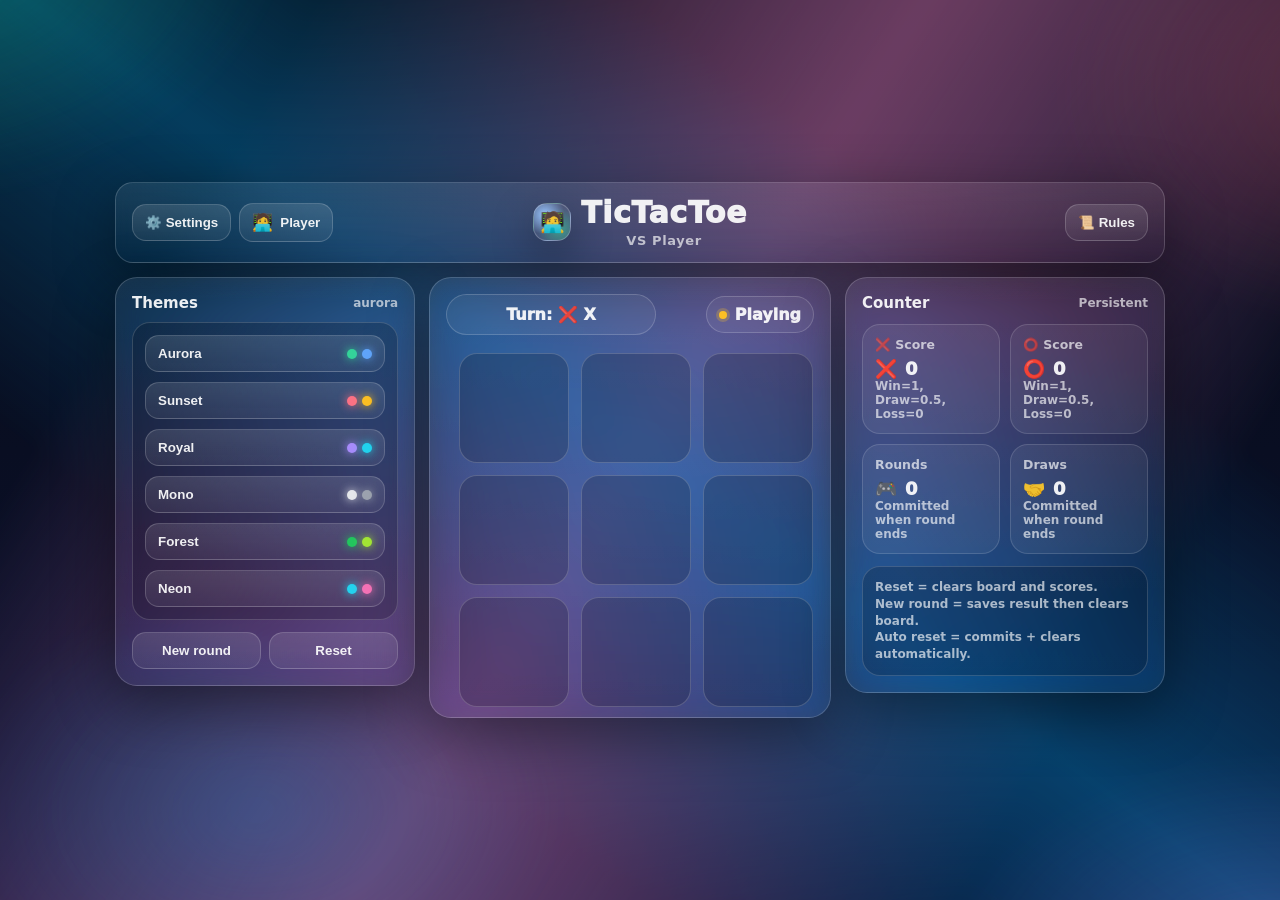
<file: TicTacToe.html>
<!doctype html>
<html lang="en" data-theme="aurora" data-bg-anim="on">
<head>
<meta charset="utf-8">
<meta name="viewport" content="width=device-width,initial-scale=1">
<title>TicTacToe</title>
<link id="favicon" rel="icon" type="image/png" href="./img/fireHallows.png">

<style>
:root{
  --cell:110px;--gap:12px;--radius:18px;--mark-size:calc(var(--cell)*.62);
  --text:rgba(255,255,255,.92);--muted:rgba(255,255,255,.68);
  --line:rgba(255,255,255,.18);--shadow:0 18px 60px rgba(0,0,0,.45);
  --card:rgba(255,255,255,.08);--card2:rgba(255,255,255,.12);
  --accent:#34d399;--accent2:#60a5fa;--xColor:#7dd3fc;--oColor:#fda4af;
  --winBg:rgba(134,239,172,.22);--panelTint:rgba(255,255,255,.08);
  --panelTint2:rgba(255,255,255,.04);--borderAlpha:.18;
  --g1:#2b6cb0;--g2:#0ea5e9;--g3:#34d399;--g4:#a78bfa;--g5:#fb7185;
  --bg1:#070a14;--bg2:#0b1230;
}
html,body{height:100%}*{box-sizing:border-box}
body{margin:0;font-family:ui-sans-serif,system-ui,-apple-system,Segoe UI,Roboto,Arial,sans-serif;
color:var(--text);display:grid;place-items:center;padding:22px;background:transparent;overflow-x:hidden}
#bg{position:fixed;inset:0;z-index:-3;pointer-events:none;background:linear-gradient(180deg,var(--bg1),var(--bg2))}
#bg:before{content:"";position:absolute;inset:-20%;
background:
linear-gradient(45deg,transparent 30%,color-mix(in oklab,var(--g2) 42%,transparent) 50%,transparent 70%),
linear-gradient(-45deg,transparent 30%,color-mix(in oklab,var(--g5) 35%,transparent) 50%,transparent 70%),
linear-gradient(135deg,transparent 30%,color-mix(in oklab,var(--g4) 40%,transparent) 50%,transparent 70%);
filter:blur(6px) saturate(1.15);opacity:.75;transform:skewX(20deg);animation:auroraWave 10s ease-in-out infinite}
#bg:after{content:"";position:absolute;inset:-50%;
background:
radial-gradient(ellipse 30% 30% at 20% 20%,color-mix(in oklab,var(--g3) 35%,transparent),transparent 55%),
radial-gradient(ellipse 25% 25% at 80% 30%,color-mix(in oklab,var(--g5) 30%,transparent),transparent 55%),
radial-gradient(ellipse 22% 22% at 35% 70%,color-mix(in oklab,var(--g2) 26%,transparent),transparent 55%),
radial-gradient(ellipse 24% 24% at 75% 80%,color-mix(in oklab,var(--g4) 28%,transparent),transparent 55%);
filter:blur(18px) saturate(1.2);opacity:.9;animation:auroraCurtains 14s linear infinite}
html[data-bg-anim=off] #bg:before,html[data-bg-anim=off] #bg:after{animation:none}
@keyframes auroraWave{0%,100%{transform:translateX(-12%) skewX(20deg);opacity:.55}50%{transform:translateX(10%) skewX(-18deg);opacity:1}}
@keyframes auroraCurtains{0%{transform:translateY(0) rotate(0)}25%{transform:translateY(-6%) rotate(2deg)}50%{transform:translateY(-3%) rotate(-1deg)}75%{transform:translateY(-5%) rotate(1deg)}100%{transform:translateY(0) rotate(0)}}
.particles{position:fixed;inset:0;z-index:-2;pointer-events:none}
.particle{position:absolute;width:4px;height:4px;border-radius:999px;background:rgba(255,255,255,.75);box-shadow:0 0 18px rgba(255,255,255,.25);animation:floatUp 15s linear infinite;opacity:0}
@keyframes floatUp{0%{transform:translateY(110vh) scale(.2);opacity:0}12%{opacity:1}88%{opacity:1}100%{transform:translateY(-120px) scale(1);opacity:0}}

html[data-theme=aurora]{--accent:#34d399;--accent2:#60a5fa;--xColor:#7dd3fc;--oColor:#fda4af;--g1:#2b6cb0;--g2:#0ea5e9;--g3:#34d399;--g4:#a78bfa;--g5:#fb7185;--panelTint:rgba(255,255,255,.08);--panelTint2:rgba(255,255,255,.04);--borderAlpha:.18}
html[data-theme=sunset]{--accent:#fb7185;--accent2:#fbbf24;--xColor:#fbbf24;--oColor:#fb7185;--g1:#fb7185;--g2:#f59e0b;--g3:#fbbf24;--g4:#ef4444;--g5:#a855f7;--panelTint:rgba(255,255,255,.09);--panelTint2:rgba(255,255,255,.05);--borderAlpha:.20}
html[data-theme=royal]{--accent:#a78bfa;--accent2:#22d3ee;--xColor:#22d3ee;--oColor:#a78bfa;--g1:#4c1d95;--g2:#0ea5e9;--g3:#22d3ee;--g4:#a78bfa;--g5:#f472b6;--panelTint:rgba(255,255,255,.07);--panelTint2:rgba(255,255,255,.035);--borderAlpha:.16}
html[data-theme=mono]{--accent:#e5e7eb;--accent2:#9ca3af;--xColor:#e5e7eb;--oColor:#9ca3af;--g1:#111827;--g2:#374151;--g3:#6b7280;--g4:#9ca3af;--g5:#e5e7eb;--panelTint:rgba(255,255,255,.05);--panelTint2:rgba(255,255,255,.02);--borderAlpha:.14;--winBg:rgba(255,255,255,.10)}
html[data-theme=forest]{--accent:#22c55e;--accent2:#a3e635;--xColor:#a3e635;--oColor:#22c55e;--g1:#064e3b;--g2:#14532d;--g3:#22c55e;--g4:#84cc16;--g5:#16a34a;--panelTint:rgba(34,197,94,.10);--panelTint2:rgba(0,0,0,.12);--borderAlpha:.22}
html[data-theme=neon]{--accent:#22d3ee;--accent2:#f472b6;--xColor:#22d3ee;--oColor:#f472b6;--g1:#0ea5e9;--g2:#db2777;--g3:#22d3ee;--g4:#a78bfa;--g5:#f472b6;--panelTint:rgba(244,114,182,.10);--panelTint2:rgba(34,211,238,.06);--borderAlpha:.22}

.app{width:min(1050px,100%);display:grid;gap:14px}
.header{display:grid;grid-template-columns:1fr auto 1fr;gap:10px;align-items:center;padding:14px 16px;border:1px solid var(--line);background:linear-gradient(180deg,var(--card),transparent);border-radius:18px;box-shadow:var(--shadow);backdrop-filter:blur(10px)}
.brand{display:flex;align-items:center;gap:10px;justify-content:center}
.logo{width:38px;height:38px;border-radius:14px;background:radial-gradient(circle at 30% 30%,color-mix(in oklab,var(--accent2) 65%,white),transparent 55%),radial-gradient(circle at 70% 70%,color-mix(in oklab,var(--accent) 55%,transparent),transparent 60%),rgba(255,255,255,.08);border:1px solid rgba(255,255,255,.22);box-shadow:0 14px 40px rgba(0,0,0,.35)}
.header-left{justify-self:start}.header-right{justify-self:end}.header-actions{position:relative;display:flex;gap:8px;align-items:center}
.aiMenuBtn{display:inline-flex;align-items:center;gap:7px}.aiMenuBtn #aiMenuIcon{font-size:17px;line-height:1}
.aiMenu{position:absolute;top:calc(100% + 8px);left:0;width:220px;padding:7px;border:1px solid rgba(255,255,255,.2);border-radius:16px;background:rgba(12,18,35,.96);box-shadow:0 20px 55px rgba(0,0,0,.5);backdrop-filter:blur(14px);z-index:30}
.aiMenuItem{width:100%;display:flex;align-items:center;gap:10px;padding:9px;border:1px solid transparent;border-radius:12px;background:transparent;color:var(--text);cursor:pointer;text-align:left}
.aiMenuItem:hover{background:rgba(255,255,255,.08);border-color:rgba(255,255,255,.12)}
.aiMenuItem.active{background:rgba(255,255,255,.10);border-color:color-mix(in oklab,var(--accent2) 65%,transparent)}
.aiMenuItem .aiIcon{width:28px;text-align:center;font-size:19px}.aiMenuItem span:last-child{display:grid;gap:2px}.aiMenuItem strong{font-size:13px}.aiMenuItem small{font-size:10px;color:rgba(255,255,255,.58);font-weight:750}
.geminiIcon{color:#60a5fa}.claudeIcon{color:#f59e0b}
.logo{display:grid;place-items:center;font-size:20px;font-weight:900;overflow:hidden}
#modeLogo{font-size:20px}
.themeActions{display:grid;grid-template-columns:1fr 1fr;gap:8px;margin-top:12px}.themeActions .btn{width:100%}
.aiDialogGrid{display:grid;grid-template-columns:repeat(2,minmax(0,1fr));gap:10px}.aiDialogItem{appearance:none;display:flex;align-items:center;gap:12px;text-align:left;padding:14px;border:1px solid rgba(255,255,255,.14);border-radius:16px;background:rgba(255,255,255,.045);color:var(--text);cursor:pointer;transition:.14s ease}.aiDialogItem:hover{transform:translateY(-1px);background:rgba(255,255,255,.08);border-color:rgba(255,255,255,.28)}.aiDialogItem.active{border-color:color-mix(in oklab,var(--accent2) 72%,transparent);box-shadow:0 0 0 3px color-mix(in oklab,var(--accent2) 13%,transparent);background:rgba(255,255,255,.09)}.dialogAiIcon{width:38px;height:38px;flex:0 0 38px;display:grid;place-items:center;border-radius:12px;background:rgba(255,255,255,.08);font-size:21px}.aiDialogItem span:last-child{display:grid;gap:3px}.aiDialogItem strong{font-size:14px}.aiDialogItem small{font-size:11px;color:rgba(255,255,255,.62);font-weight:700}.openaiLogo{font-size:24px}.geminiLogo{color:#60a5fa;font-size:25px}.claudeLogo{color:#f59e0b;font-size:24px}.aiDialogExternal{margin-top:12px;padding-top:12px;border-top:1px solid rgba(255,255,255,.12)}
.aiRoleBadge{display:inline-flex;align-items:center;justify-content:center;width:max-content;max-width:100%;padding:7px 11px;border:1px solid rgba(255,255,255,.15);border-radius:999px;background:rgba(255,255,255,.07);font-size:12px;font-weight:850;color:rgba(255,255,255,.9)}
@media(max-width:720px){.aiDialogGrid{grid-template-columns:1fr}.themeActions{grid-template-columns:1fr 1fr}}
.header-btn,.btn,.modeBtn,.themeBtn{appearance:none;border:1px solid var(--line);background:linear-gradient(180deg,var(--card2),rgba(255,255,255,.06));color:var(--text);border-radius:14px;padding:10px 12px;font-weight:850;cursor:pointer;transition:.12s ease}
.header-btn:hover,.btn:hover,.modeBtn:hover,.themeBtn:hover{transform:translateY(-1px);border-color:rgba(255,255,255,.32)}
.game-title{text-align:center;font-weight:950;letter-spacing:.6px;font-size:clamp(20px,3.4vw,30px);line-height:1.05}
.subtitle{margin-top:6px;color:var(--muted);font-weight:800;font-size:13px}
.layout{display:grid;grid-template-columns:300px 1fr 320px;gap:14px;align-items:start}
.panel{border:1px solid color-mix(in oklab,white calc(var(--borderAlpha)*100%),transparent);border-radius:22px;background:linear-gradient(180deg,var(--panelTint),var(--panelTint2));box-shadow:var(--shadow);padding:16px;backdrop-filter:blur(12px) saturate(140%)}
.sideTitle{display:flex;align-items:center;justify-content:space-between;gap:10px;margin-bottom:10px}.sideTitle h2{margin:0;font-size:15px}.tiny{font-size:12px;color:rgba(255,255,255,.65);font-weight:800}
.card{border:1px solid rgba(255,255,255,.16);border-radius:18px;background:rgba(0,0,0,.18);padding:12px}
.themeList{display:grid;gap:10px}.themeBtn{width:100%;text-align:left;display:flex;align-items:center;justify-content:space-between}
.swatches{display:flex;gap:5px}.dot{width:10px;height:10px;border-radius:50%;background:var(--c);box-shadow:0 0 10px var(--c)}
.meta{display:flex;align-items:center;justify-content:space-between;gap:10px;flex-wrap:wrap;margin-bottom:12px}
.pill{border:1px solid var(--line);border-radius:999px;padding:10px 12px;background:rgba(255,255,255,.06);font-weight:950;min-width:210px;text-align:center}
.chip{display:inline-flex;align-items:center;gap:8px;padding:8px 12px;border-radius:999px;border:1px solid rgba(255,255,255,.18);background:rgba(255,255,255,.06);font-weight:950}
.chip:before{content:"";width:8px;height:8px;border-radius:50%;background:var(--dot,#fbbf24);box-shadow:0 0 0 3px color-mix(in oklab,var(--dot) 25%,transparent)}.chip-warn{--dot:#fbbf24}.chip-win{--dot:#34d399}.chip-draw{--dot:#60a5fa}
.miniBtns{display:flex;gap:10px;flex-wrap:wrap;justify-content:flex-end}
.board{width:calc(var(--cell)*3 + var(--gap)*2);height:calc(var(--cell)*3 + var(--gap)*2);margin:auto;display:grid;grid-template-columns:repeat(3,var(--cell));grid-template-rows:repeat(3,var(--cell));gap:var(--gap);padding:6px}
.cell{width:var(--cell);height:var(--cell);border-radius:var(--radius);border:1px solid rgba(255,255,255,.18);background:rgba(0,0,0,.18);display:grid;place-items:center;cursor:pointer;user-select:none;transition:.12s ease;font-size:var(--mark-size);color:var(--text);padding:0}
.cell:hover{transform:translateY(-1px);border-color:rgba(255,255,255,.3);background:rgba(0,0,0,.25)}.cell:disabled{cursor:not-allowed;opacity:.92}
.cell .mark{transform:translateY(2px);filter:drop-shadow(0 14px 30px rgba(0,0,0,.42))}
.mark.x{color:var(--xColor);text-shadow:0 12px 32px color-mix(in oklab,var(--xColor) 25%,transparent)}.mark.o{color:var(--oColor);text-shadow:0 12px 32px color-mix(in oklab,var(--oColor) 25%,transparent)}
[data-animations=on] .cell.pop .mark{animation:pop .18s ease-out}@keyframes pop{0%{transform:translateY(2px) scale(.78);opacity:.25}100%{transform:translateY(2px) scale(1);opacity:1}}
.cell.win{border-color:color-mix(in oklab,var(--accent) 65%,rgba(255,255,255,.18));background:var(--winBg)}
.note{text-align:center;color:var(--muted);font-size:13px;padding:12px 6px 0;line-height:1.35}
.counterGrid{display:grid;grid-template-columns:1fr 1fr;gap:10px;margin-top:12px}.stat{padding:12px;border-radius:18px;border:1px solid rgba(255,255,255,.14);background:rgba(255,255,255,.06)}.stat .k{font-size:12.5px;color:rgba(255,255,255,.68);font-weight:900}.stat .v{margin-top:6px;font-size:18px;font-weight:950;display:flex;align-items:baseline;gap:8px}.xTag{color:var(--xColor)}.oTag{color:var(--oColor)}
.modeBox{display:grid;grid-template-columns:1fr 1fr;gap:10px;margin-top:12px}.modeBtn{width:100%}.modeBtn[aria-pressed=true]{border-color:color-mix(in oklab,var(--accent2) 70%,rgba(255,255,255,.18));box-shadow:0 0 0 3px color-mix(in oklab,var(--accent2) 18%,transparent)}
dialog{width:min(680px,94vw);border:1px solid rgba(255,255,255,.22);border-radius:18px;padding:0;color:var(--text);background:linear-gradient(180deg,rgba(16,26,53,.96),rgba(11,16,32,.96));box-shadow:var(--shadow);overflow:hidden}dialog::backdrop{background:rgba(0,0,0,.55);backdrop-filter:blur(4px)}
.dlgHero{padding:16px;background:radial-gradient(600px 220px at 10% 10%,color-mix(in oklab,var(--accent2) 40%,transparent),transparent 60%),radial-gradient(560px 220px at 90% 40%,color-mix(in oklab,var(--accent) 38%,transparent),transparent 65%),rgba(255,255,255,.04);border-bottom:1px solid rgba(255,255,255,.14);display:flex;align-items:flex-start;justify-content:space-between;gap:12px}.dlgTitle{font-weight:950;font-size:16px;margin:0}.dlgSub{margin-top:6px;color:rgba(255,255,255,.72);font-weight:800;font-size:12.5px;line-height:1.35}.xBtn{border:1px solid rgba(255,255,255,.2);background:rgba(255,255,255,.06);color:var(--text);border-radius:12px;padding:8px 10px;cursor:pointer;font-weight:950}.dlgBody{padding:14px 16px 6px}.dlgFoot{padding:12px 16px 16px;display:flex;justify-content:flex-end;gap:10px}
.settingsList{display:grid;gap:10px}.settingRow{display:flex;align-items:center;justify-content:space-between;gap:14px;padding:12px;border-radius:18px;border:1px solid rgba(255,255,255,.14);background:rgba(0,0,0,.18)}.settingRow .label{display:grid;gap:4px}.settingRow .name{font-weight:950}.settingRow .desc{font-size:12.5px;color:rgba(255,255,255,.65);font-weight:800}.toggle{display:flex;align-items:center;gap:10px;font-weight:900}.select,.textInput{border:1px solid rgba(255,255,255,.18);background:rgba(255,255,255,.06);color:var(--text);border-radius:12px;padding:8px 10px;font-weight:850}.textInput{width:100%;font-weight:700}.aiGrid{display:grid;gap:8px;min-width:260px;max-width:340px}.aiActions{display:flex;gap:8px;flex-wrap:wrap}.aiStatus{font-size:12px;color:rgba(255,255,255,.68);line-height:1.4}.warning{color:#fbbf24}.success{color:#34d399}.error{color:#fb7185}
.aiChoiceGrid{display:grid;gap:8px}.aiChoice{appearance:none;text-align:left;border:1px solid rgba(255,255,255,.14);background:rgba(255,255,255,.045);color:var(--text);border-radius:14px;padding:10px 11px;cursor:pointer;display:grid;gap:3px;transition:.12s ease}.aiChoice:hover{transform:translateY(-1px);border-color:rgba(255,255,255,.3);background:rgba(255,255,255,.08)}.aiChoice.active{border-color:color-mix(in oklab,var(--accent2) 70%,rgba(255,255,255,.18));box-shadow:0 0 0 3px color-mix(in oklab,var(--accent2) 16%,transparent);background:rgba(255,255,255,.09)}.aiChoice strong{font-size:13px}.aiChoice span{font-size:11px;color:rgba(255,255,255,.62);font-weight:750}.aiQuickSettings{display:grid;gap:8px;margin-top:10px;padding-top:10px;border-top:1px solid rgba(255,255,255,.12)}
@media(max-width:980px){.layout{grid-template-columns:1fr}.panel{width:100%}}@media(max-width:520px){:root{--cell:88px;--gap:10px}.header{grid-template-columns:1fr auto 1fr}.board{padding:4px}.pill{min-width:170px}.settingRow{align-items:flex-start;flex-direction:column}.aiGrid{max-width:none;width:100%}}
</style>
</head>

<body>
<div id="bg" aria-hidden="true"></div>
<div class="particles" aria-hidden="true">
<span class="particle" style="left:10%;animation-delay:0s"></span><span class="particle" style="left:30%;animation-delay:2s"></span><span class="particle" style="left:50%;animation-delay:4s"></span><span class="particle" style="left:70%;animation-delay:6s"></span><span class="particle" style="left:90%;animation-delay:8s"></span>
</div>

<main class="app" id="appRoot" data-animations="on">
<div class="header">
<div class="header-left header-actions">
<button class="header-btn" id="settingsBtn">⚙️ Settings</button>
<button class="header-btn aiMenuBtn" id="aiMenuBtn" type="button"><span id="aiMenuIcon">🧑‍💻</span> <span id="aiMenuText">Player</span></button>
</div>
<div class="brand"><div class="logo" id="modeLogo">🧑‍💻</div><div class="game-title">TicTacToe<div class="subtitle" id="subtitle">VS Player</div></div></div>
<div class="header-right"><button class="header-btn" id="rulesBtn">📜 Rules</button></div>
</div>

<section class="layout">
<aside class="panel">
<div class="sideTitle"><h2>Themes</h2><span class="tiny" id="themeName">aurora</span></div>
<div class="themeList card">
<button class="themeBtn" data-theme="aurora" aria-pressed="true">Aurora <span class="swatches"><span class="dot" style="--c:#34d399"></span><span class="dot" style="--c:#60a5fa"></span></span></button>
<button class="themeBtn" data-theme="sunset" aria-pressed="false">Sunset <span class="swatches"><span class="dot" style="--c:#fb7185"></span><span class="dot" style="--c:#fbbf24"></span></span></button>
<button class="themeBtn" data-theme="royal" aria-pressed="false">Royal <span class="swatches"><span class="dot" style="--c:#a78bfa"></span><span class="dot" style="--c:#22d3ee"></span></span></button>
<button class="themeBtn" data-theme="mono" aria-pressed="false">Mono <span class="swatches"><span class="dot" style="--c:#e5e7eb"></span><span class="dot" style="--c:#9ca3af"></span></span></button>
<button class="themeBtn" data-theme="forest" aria-pressed="false">Forest <span class="swatches"><span class="dot" style="--c:#22c55e"></span><span class="dot" style="--c:#a3e635"></span></span></button>
<button class="themeBtn" data-theme="neon" aria-pressed="false">Neon <span class="swatches"><span class="dot" style="--c:#22d3ee"></span><span class="dot" style="--c:#f472b6"></span></span></button>
</div>
<div class="themeActions">
<button class="btn" id="newRoundBtn">New round</button>
<button class="btn" id="resetBtn">Reset</button>
</div>
</aside>

<section class="panel">
<div class="meta">
<div class="pill" id="turnPill">Turn: ❌ X</div>
<div class="chip chip-warn" id="statusChip">Playing</div>
</div>
<div class="board" id="board" role="grid" aria-label="Tic-Tac-Toe board">
<button class="cell" type="button" data-index="0" aria-label="Cell 1"><span class="mark"></span></button>
<button class="cell" type="button" data-index="1" aria-label="Cell 2"><span class="mark"></span></button>
<button class="cell" type="button" data-index="2" aria-label="Cell 3"><span class="mark"></span></button>
<button class="cell" type="button" data-index="3" aria-label="Cell 4"><span class="mark"></span></button>
<button class="cell" type="button" data-index="4" aria-label="Cell 5"><span class="mark"></span></button>
<button class="cell" type="button" data-index="5" aria-label="Cell 6"><span class="mark"></span></button>
<button class="cell" type="button" data-index="6" aria-label="Cell 7"><span class="mark"></span></button>
<button class="cell" type="button" data-index="7" aria-label="Cell 8"><span class="mark"></span></button>
<button class="cell" type="button" data-index="8" aria-label="Cell 9"><span class="mark"></span></button>
</div>
</section>

<aside class="panel">
<div class="sideTitle"><h2>Counter</h2><span class="tiny">Persistent</span></div>
<div class="counterGrid">
<div class="stat"><div class="k">❌ Score</div><div class="v"><span class="xTag">❌</span><span id="xScore">0</span></div><div class="tiny">Win=1, Draw=0.5, Loss=0</div></div>
<div class="stat"><div class="k">⭕ Score</div><div class="v"><span class="oTag">⭕</span><span id="oScore">0</span></div><div class="tiny">Win=1, Draw=0.5, Loss=0</div></div>
<div class="stat"><div class="k">Rounds</div><div class="v"><span>🎮</span><span id="rounds">0</span></div><div class="tiny">Committed when round ends</div></div>
<div class="stat"><div class="k">Draws</div><div class="v"><span>🤝</span><span id="draws">0</span></div><div class="tiny">Committed when round ends</div></div>
</div>
<div class="card" style="margin-top:12px"><div class="tiny" style="line-height:1.4">Reset = clears board and scores.<br>New round = saves result then clears board.<br>Auto reset = commits + clears automatically.</div></div>
</aside>
</section>
</main>

<dialog id="aiDlg">
<div class="dlgHero">
  <div><h3 class="dlgTitle">Choose AI</h3><div class="dlgSub">Select who you want to play against.</div></div>
  <button class="xBtn" data-close="aiDlg">✕</button>
</div>
<div class="dlgBody">
  <div class="aiDialogGrid">
    <button class="aiDialogItem active" type="button" data-ai="player">
      <span class="dialogAiIcon">🧑‍💻</span><span><strong>Player</strong><small>Two-player local game</small></span>
    </button>
    <button class="aiDialogItem" type="button" data-ai="local">
      <span class="dialogAiIcon">🤖</span><span><strong>Local AI</strong><small>Offline Minimax · no API key</small></span>
    </button>
    <button class="aiDialogItem" type="button" data-ai="openai">
      <span class="dialogAiIcon openaiLogo">◉</span><span><strong>ChatGPT</strong><small>OpenAI · API key required</small></span>
    </button>
    <button class="aiDialogItem" type="button" data-ai="gemini">
      <span class="dialogAiIcon geminiLogo">✦</span><span><strong>Gemini</strong><small>Google · API key required</small></span>
    </button>
    <button class="aiDialogItem" type="button" data-ai="anthropic">
      <span class="dialogAiIcon claudeLogo">✺</span><span><strong>Claude</strong><small>Anthropic · API key required</small></span>
    </button>
  </div>
  <div id="aiDialogExternal" class="aiDialogExternal" hidden>
    <div class="aiRoleBadge" id="aiRoleBadge">You: X · AI: O</div>
    <div class="settingRow">
      <div class="label"><div class="name" id="dialogProviderTitle">External AI</div><div class="desc">The API key stays in memory and is not saved to localStorage. Never embed a personal key in this HTML.</div></div>
      <div class="aiGrid">
        <input class="textInput" id="dialogAiModel" placeholder="Model name" autocomplete="off" spellcheck="false">
        <input class="textInput" id="dialogAiApiKey" type="password" placeholder="API key" autocomplete="off" spellcheck="false">
        <div class="aiActions"><button class="btn" id="dialogTestAiBtn" type="button">Test connection</button><button class="btn" id="dialogClearAiBtn" type="button">Clear key</button></div>
        <div class="aiStatus" id="dialogAiStatus">No API key entered.</div>
      </div>
    </div>
  </div>
</div>
<div class="dlgFoot"><button class="btn" data-close="aiDlg">Close</button></div>
</dialog>

<dialog id="rulesDlg">
<div class="dlgHero"><div><h3 class="dlgTitle">Rules</h3><div class="dlgSub">Alternate turns. 3-in-a-row wins. Full board without a win is a draw.</div></div><button class="xBtn" data-close="rulesDlg">✕</button></div>
<div class="dlgBody"><div class="card"><div class="tiny" style="line-height:1.5">VS Player: two humans.<br>VS AI: human and AI use opposite X/O marks; alternating the starter swaps their roles.<br>AI moves are validated before they touch the board.<br>True AI keys are never stored in localStorage.</div></div></div>
<div class="dlgFoot"><button class="btn" data-close="rulesDlg">Close</button></div>
</dialog>

<dialog id="settingsDlg">
<div class="dlgHero"><div><h3 class="dlgTitle">Settings</h3><div class="dlgSub">Game preferences are saved. API keys are session-only.</div></div><button class="xBtn" data-close="settingsDlg">✕</button></div>
<div class="dlgBody"><div class="settingsList">
<div class="settingRow"><div class="label"><div class="name">Animations</div><div class="desc">Pop effect when placing a mark.</div></div><label class="toggle"><input id="animToggle" type="checkbox" checked> On</label></div>
<div class="settingRow"><div class="label"><div class="name">Sound</div><div class="desc">Move + win/draw tones.</div></div><label class="toggle"><input id="soundToggle" type="checkbox" checked> On</label></div>
<div class="settingRow"><div class="label"><div class="name">Auto reset</div><div class="desc">Commit result and start a new round automatically.</div></div><label class="toggle"><input id="autoResetToggle" type="checkbox"> On</label></div>
<div class="settingRow"><div class="label"><div class="name">Auto reset delay</div></div><select class="select" id="autoResetDelay"><option value="500">0.5s</option><option value="800">0.8s</option><option value="1200" selected>1.2s</option><option value="1800">1.8s</option><option value="2500">2.5s</option></select></div>
<div class="settingRow"><div class="label"><div class="name">Starter alternates</div><div class="desc">Alternate X/O between rounds.</div></div><label class="toggle"><input id="altStarterToggle" type="checkbox"> On</label></div>
<div class="settingRow"><div class="label"><div class="name">Animated background</div></div><label class="toggle"><input id="bgAnimToggle" type="checkbox" checked> On</label></div>

<div class="settingRow"><div class="label"><div class="name">AI Engine</div><div class="desc">Local perfect AI or one of three external AI providers.</div></div><select class="select" id="aiModeSelect"><option value="local">Local Minimax</option><option value="openai">OpenAI</option><option value="gemini">Google Gemini</option><option value="anthropic">Anthropic Claude</option></select></div>

<div class="settingRow" id="externalAiSettings" hidden>
<div class="label"><div class="name" id="providerTitle">External AI</div><div class="desc">Key is kept only in memory. Direct browser API calls are convenient for testing, but a backend proxy is safer for public deployment.</div></div>
<div class="aiGrid">
<input class="textInput" id="aiModel" placeholder="Model name" autocomplete="off" spellcheck="false">
<input class="textInput" id="aiApiKey" type="password" placeholder="API key" autocomplete="off" spellcheck="false">
<div class="aiActions"><button class="btn" id="testAiBtn" type="button">Test connection</button><button class="btn" id="clearAiBtn" type="button">Clear key</button></div>
<div class="aiStatus" id="aiStatus">No API key entered.</div>
</div>
</div>
</div></div>
<div class="dlgFoot"><button class="btn" data-close="settingsDlg">Close</button></div>
</dialog>

<script>
(() => {
"use strict";

const WINS=[[0,1,2],[3,4,5],[6,7,8],[0,3,6],[1,4,7],[2,5,8],[0,4,8],[2,4,6]];
const STORAGE_KEY="tictactoe_v3_state";

const root=document.documentElement;
const appRoot=document.getElementById("appRoot");
const cells=[...document.querySelectorAll(".cell")];
const turnPill=document.getElementById("turnPill");
const statusChip=document.getElementById("statusChip");
const gameNote=document.getElementById("gameNote");
const xScore=document.getElementById("xScore"),oScore=document.getElementById("oScore");
const roundsEl=document.getElementById("rounds"),drawsEl=document.getElementById("draws");
const subtitle=document.getElementById("subtitle"),themeName=document.getElementById("themeName");

const settingsBtn=document.getElementById("settingsBtn"),rulesBtn=document.getElementById("rulesBtn");
const aiMenuBtn=document.getElementById("aiMenuBtn"),aiMenuIcon=document.getElementById("aiMenuIcon"),aiMenuText=document.getElementById("aiMenuText"),modeLogo=document.getElementById("modeLogo");
const aiDlg=document.getElementById("aiDlg"),aiDialogItems=[...document.querySelectorAll(".aiDialogItem")],aiDialogExternal=document.getElementById("aiDialogExternal"),dialogProviderTitle=document.getElementById("dialogProviderTitle"),dialogAiModel=document.getElementById("dialogAiModel"),dialogAiApiKey=document.getElementById("dialogAiApiKey"),dialogTestAiBtn=document.getElementById("dialogTestAiBtn"),dialogClearAiBtn=document.getElementById("dialogClearAiBtn"),dialogAiStatus=document.getElementById("dialogAiStatus");
const aiRoleBadge=document.getElementById("aiRoleBadge");
const rulesDlg=document.getElementById("rulesDlg"),settingsDlg=document.getElementById("settingsDlg");
const resetBtn=document.getElementById("resetBtn"),newRoundBtn=document.getElementById("newRoundBtn");

const themeBtns=[...document.querySelectorAll(".themeBtn")];
const animToggle=document.getElementById("animToggle"),soundToggle=document.getElementById("soundToggle");
const autoResetToggle=document.getElementById("autoResetToggle"),autoResetDelay=document.getElementById("autoResetDelay");
const altStarterToggle=document.getElementById("altStarterToggle"),bgAnimToggle=document.getElementById("bgAnimToggle");
const aiModeSelect=document.getElementById("aiModeSelect"),externalAiSettings=document.getElementById("externalAiSettings");
const providerTitle=document.getElementById("providerTitle"),aiModel=document.getElementById("aiModel"),aiApiKey=document.getElementById("aiApiKey");
const aiChooserCard=document.getElementById("aiChooserCard"),activeAiLabel=document.getElementById("activeAiLabel");
const aiChoices=[...document.querySelectorAll(".aiChoice")],aiQuickSettings=document.getElementById("aiQuickSettings");
const quickAiModel=document.getElementById("quickAiModel"),quickAiApiKey=document.getElementById("quickAiApiKey");
const quickTestAiBtn=document.getElementById("quickTestAiBtn"),quickClearAiBtn=document.getElementById("quickClearAiBtn"),quickAiStatus=document.getElementById("quickAiStatus");
const testAiBtn=document.getElementById("testAiBtn"),clearAiBtn=document.getElementById("clearAiBtn"),aiStatus=document.getElementById("aiStatus");

const defaults={
theme:"aurora",mode:"PVP",starter:"X",
settings:{animations:true,sound:true,autoReset:false,autoResetDelay:1200,starterAlternates:false,bgAnim:true},
score:{x:0,o:0,rounds:0,draws:0}
};
let appState=loadState();
let board=Array(9).fill("");
let turn="X",over=false,lastResult=null,pendingTimer=null,aiTimer=null,aiThinking=false;

const aiConfig={provider:"local",model:"",apiKey:""};

function cloneDefaults(){return JSON.parse(JSON.stringify(defaults))}
function loadState(){
  try{
    const s=JSON.parse(localStorage.getItem(STORAGE_KEY)||"null");
    if(!s)return cloneDefaults();
    return {
      theme:["aurora","sunset","royal","mono","forest","neon"].includes(s.theme)?s.theme:"aurora",
      mode:s.mode==="AI"?"AI":"PVP",
      starter:s.starter==="O"?"O":"X",
      settings:{...defaults.settings,...(s.settings||{})},
      score:{...defaults.score,...(s.score||{})}
    };
  }catch{return cloneDefaults()}
}
function saveState(){try{localStorage.setItem(STORAGE_KEY,JSON.stringify(appState))}catch{}}

function clearPending(){if(pendingTimer!==null){clearTimeout(pendingTimer);pendingTimer=null}}
function clearAiTimer(){if(aiTimer!==null){clearTimeout(aiTimer);aiTimer=null}aiThinking=false}
function isAiGame(){return appState.mode==="AI"}
function getAiPlayer(){
  return appState.starter==="X"?"O":"X";
}
function getHumanPlayer(){
  return isAiGame()?(getAiPlayer()==="X"?"O":"X"):null;
}
function isExternalAi(){return isAiGame()&&aiConfig.provider!=="local"}

function setStatus(text,kind="warn"){statusChip.textContent=text;statusChip.className="chip chip-"+kind}
function setAiStatus(text,kind=""){aiStatus.textContent=text;aiStatus.className="aiStatus"+(kind?" "+kind:"")}

function getWinnerFor(b){
  for(const [a,c,d] of WINS)if(b[a]&&b[a]===b[c]&&b[a]===b[d])return{winner:b[a],line:[a,c,d]};
  if(b.every(Boolean))return{winner:"draw",line:[]};
  return null;
}
function getLegalMoves(b=board){return b.map((v,i)=>v===""?i:-1).filter(i=>i>=0)}
function isLegalMove(i){return Number.isInteger(i)&&i>=0&&i<9&&board[i]===""}

function render(){
  cells.forEach((cell,i)=>{
    const mark=cell.querySelector(".mark"),v=board[i];
    mark.textContent=v==="X"?"×":v==="O"?"○":"";
    mark.className="mark"+(v==="X"?" x":v==="O"?" o":"");
    cell.classList.remove("pop","win");
    cell.disabled=over||(isAiGame()&&turn===getAiPlayer())||!!v;
    cell.setAttribute("aria-label",v?`Cell ${i+1}: ${v}`:`Cell ${i+1}: empty`);
  });
  const winner=getWinnerFor(board);
  const line=winner?.line||[];
  line.forEach(i=>cells[i].classList.add("win"));
  turnPill.textContent=over?(winner?.winner==="draw"?"Draw":`Winner: ${winner?.winner==="X"?"❌ X":"⭕ O"}`):`Turn: ${turn==="X"?"❌ X":"⭕ O"}`;
  if(!over)setStatus(isAiGame()&&turn===getAiPlayer()?(aiConfig.provider==="local"?"Local AI thinking…":"AI thinking…"):`${turn==="X"?"❌ X":"⭕ O"} to move`,"warn");
}
function renderScore(){xScore.textContent=appState.score.x;oScore.textContent=appState.score.o;roundsEl.textContent=appState.score.rounds;drawsEl.textContent=appState.score.draws}
const MODE_UI={
  player:{icon:"🧑‍💻",label:"Player",subtitle:"VS Player"},
  local:{icon:"🤖",label:"Local AI",subtitle:"VS Local AI"},
  openai:{icon:"◉",label:"ChatGPT",subtitle:"VS ChatGPT"},
  gemini:{icon:"✦",label:"Gemini",subtitle:"VS Gemini"},
  anthropic:{icon:"✺",label:"Claude",subtitle:"VS Claude"}
};
function currentAiMenuMode(){
  if(appState.mode!=="AI")return "player";
  return aiConfig.provider;
}
function renderAiMenu(){
  const mode=currentAiMenuMode(),ui=MODE_UI[mode]||MODE_UI.player;
  aiMenuIcon.textContent=ui.icon;aiMenuText.textContent=ui.label;modeLogo.textContent=ui.icon;
  subtitle.textContent=ui.subtitle;if(aiRoleBadge)aiRoleBadge.textContent=`You: ${getHumanPlayer()||"—"} · AI: ${getAiPlayer()||"—"} · Starter: ${appState.starter}`;
  aiDialogItems.forEach(btn=>btn.classList.toggle("active",btn.dataset.ai===mode));
  aiDialogExternal.hidden=mode==="player"||mode==="local";
  if(mode!=="player"&&mode!=="local"){
    const info=PROVIDERS[mode];
    dialogProviderTitle.textContent=info?.name||"External AI";
    dialogAiModel.value=aiConfig.model||info?.defaultModel||"";
    dialogAiApiKey.value=aiConfig.apiKey||"";
    dialogAiStatus.textContent=`You: ${getHumanPlayer()||"—"} · AI: ${getAiPlayer()||"—"} · `+(aiConfig.apiKey?"API key entered (memory only).":"No API key entered.");
  }
}
function chooseAiFromMenu(mode){
  if(mode==="player"){setMode("PVP");}
  else {
    aiConfig.provider=mode;
    aiConfig.model=PROVIDERS[mode]?.defaultModel||"";
    aiModeSelect.value=mode;
    providerChanged();
    setMode("AI");
  }
  renderAiMenu();
}
function renderMode(){renderAiMenu()}
function renderSettings(){
  animToggle.checked=!!appState.settings.animations;soundToggle.checked=!!appState.settings.sound;
  autoResetToggle.checked=!!appState.settings.autoReset;autoResetDelay.value=String(appState.settings.autoResetDelay);
  altStarterToggle.checked=!!appState.settings.starterAlternates;bgAnimToggle.checked=!!appState.settings.bgAnim;
  appRoot.dataset.animations=appState.settings.animations?"on":"off";root.dataset.bgAnim=appState.settings.bgAnim?"on":"off";
}
function setTheme(theme){appState.theme=theme;root.dataset.theme=theme;themeName.textContent=theme;themeBtns.forEach(b=>b.setAttribute("aria-pressed",b.dataset.theme===theme));saveState()}
function setMode(mode){clearPending();clearAiTimer();appState.mode=mode==="AI"?"AI":"PVP";saveState();renderMode();startRound()}

function commitRoundResult(){
  if(!lastResult?.finished)return;
  appState.score.rounds++;
  if(lastResult.winner==="X")appState.score.x++;
  else if(lastResult.winner==="O")appState.score.o++;
  else{appState.score.x+=.5;appState.score.o+=.5;appState.score.draws++}
  lastResult=null;saveState();renderScore();
}
function finishGame(result){
  over=true;lastResult={finished:true,winner:result.winner,line:result.line};
  if(result.winner==="draw"){setStatus("Draw","draw");gameNote.textContent="Draw — press New round to commit the score."}
  else{setStatus(`${result.winner==="X"?"❌ X":"⭕ O"} wins!`,"win");gameNote.textContent="Round finished — press New round to commit the score."}
  render();
  if(appState.settings.autoReset){
    clearPending();
    pendingTimer=setTimeout(()=>{commitRoundResult();advanceStarter();startRound()},Number(appState.settings.autoResetDelay)||1200);
  }
}
function advanceStarter(){
  appState.starter=appState.settings.starterAlternates?(appState.starter==="X"?"O":"X"):"X";saveState()
}
function startRound(){
  clearPending();clearAiTimer();board=Array(9).fill("");over=false;lastResult=null;
  turn=appState.starter;gameNote.textContent="";
  render();if(isAiGame()&&turn===getAiPlayer())requestAiMove()
}
function play(i){
  if(over||!isLegalMove(i))return;
  if(isAiGame()&&turn===getAiPlayer())return;
  applyMove(i,turn)
}
function applyMove(i,player){
  if(over||turn!==player||!isLegalMove(i))return false;
  board[i]=player;
  const cell=cells[i];if(appState.settings.animations){void cell.offsetWidth;cell.classList.add("pop")}
  playTone("move");render();
  const result=getWinnerFor(board);if(result){finishGame(result);return true}
  turn=turn==="X"?"O":"X";render();
  if(isAiGame()&&turn===getAiPlayer())requestAiMove();
  return true
}

/* ---------------- Local perfect AI ---------------- */
function minimax(b,depth,maximizing,aiMark,humanMark){
  const r=getWinnerFor(b);
  if(r){
    if(r.winner===aiMark)return 10-depth;
    if(r.winner===humanMark)return depth-10;
    return 0;
  }
  const moves=getLegalMoves(b);
  if(maximizing){
    let best=-Infinity;
    for(const i of moves){
      b[i]=aiMark;
      best=Math.max(best,minimax(b,depth+1,false,aiMark,humanMark));
      b[i]="";
    }
    return best;
  }
  let best=Infinity;
  for(const i of moves){
    b[i]=humanMark;
    best=Math.min(best,minimax(b,depth+1,true,aiMark,humanMark));
    b[i]="";
  }
  return best;
}
function localBestMove(b){
  const aiMark=getAiPlayer(),humanMark=getHumanPlayer();
  let best=-Infinity,choice=-1;
  for(const i of getLegalMoves()){
    b[i]=aiMark;
    const score=minimax(b,0,false,aiMark,humanMark);
    b[i]="";
    if(score>best){best=score;choice=i}
  }
  return choice;
}

/* ---------------- Three external AI providers ---------------- */
const PROVIDERS={
  openai:{
    name:"OpenAI",
    defaultModel:"gpt-5-mini",
    url:"https://api.openai.com/v1/responses"
  },
  gemini:{
    name:"Google Gemini",
    defaultModel:"gemini-2.5-flash",
    url:"https://generativelanguage.googleapis.com/v1beta/models"
  },
  anthropic:{
    name:"Anthropic Claude",
    defaultModel:"claude-3-5-haiku-latest",
    url:"https://api.anthropic.com/v1/messages"
  }
};

function syncAiChooser(){renderAiMenu();}
function selectAiProvider(provider){
  if(provider==="player"){setMode("PVP");return}
  aiConfig.provider=provider;aiConfig.model=PROVIDERS[provider]?.defaultModel||"";
  aiModeSelect.value=provider;providerChanged();setMode("AI");renderAiMenu();
}
function providerChanged(){
  const p=aiModeSelect.value;
  aiConfig.provider=p;
  if(p==="local"){
    externalAiSettings.hidden=true;setAiStatus("Local Minimax requires no API key.");syncAiChooser();return
  }
  externalAiSettings.hidden=false;
  const info=PROVIDERS[p];
  providerTitle.textContent=info.name;
  if(!aiModel.value)aiModel.value=info.defaultModel;
  setAiStatus(`${info.name}: enter your API key. The key stays in memory only.`)
}
function buildPrompt(){
  const aiMark=getAiPlayer(),humanMark=getHumanPlayer();
  return `You are playing Tic-Tac-Toe as ${aiMark}. The human player is ${humanMark}. Return ONLY one integer from the legal-move list.
Board indexes are 0..8 in row-major order.
Board: ${JSON.stringify(board)}
Legal moves: ${JSON.stringify(getLegalMoves())}
Choose the strongest legal move for ${aiMark}. Do not return any other text.`
}
function parseMove(text){
  if(typeof text!=="string")throw new Error("AI returned no text.");
  const m=text.match(/(?:^|[^0-9])([0-8])(?:[^0-9]|$)/);
  if(!m)throw new Error("AI response did not contain a board index 0–8.");
  const move=Number(m[1]);
  if(!isLegalMove(move))throw new Error(`AI selected illegal move ${move}.`);
  return move
}
async function externalMove(provider,model,key){
  const prompt=buildPrompt();
  if(provider==="openai"){
    const r=await fetch(PROVIDERS.openai.url,{method:"POST",headers:{"Content-Type":"application/json","Authorization":`Bearer ${key}`},body:JSON.stringify({model,input:[{role:"user",content:[{type:"input_text",text:prompt}]}],temperature:.2,max_output_tokens:20})});
    const d=await r.json();if(!r.ok)throw new Error(d?.error?.message||`OpenAI HTTP ${r.status}`);
    const text=d?.output?.flatMap(x=>x.content||[]).map(x=>x.text||"").join(" ")||"";
    return parseMove(text)
  }
  if(provider==="gemini"){
    const url=`${PROVIDERS.gemini.url}/${encodeURIComponent(model)}:generateContent?key=${encodeURIComponent(key)}`;
    const r=await fetch(url,{method:"POST",headers:{"Content-Type":"application/json"},body:JSON.stringify({contents:[{role:"user",parts:[{text:prompt}]}],generationConfig:{temperature:0,maxOutputTokens:20}})});
    const d=await r.json();if(!r.ok)throw new Error(d?.error?.message||`Gemini HTTP ${r.status}`);
    return parseMove(d?.candidates?.[0]?.content?.parts?.map(p=>p.text||"").join(" ")||"")
  }
  if(provider==="anthropic"){
    const r=await fetch(PROVIDERS.anthropic.url,{method:"POST",headers:{"Content-Type":"application/json","x-api-key":key,"anthropic-version":"2023-06-01","anthropic-dangerous-direct-browser-access":"true"},body:JSON.stringify({model,max_tokens:20,temperature:0,messages:[{role:"user",content:prompt}]})});
    const d=await r.json();if(!r.ok)throw new Error(d?.error?.message||`Anthropic HTTP ${r.status}`);
    return parseMove(d?.content?.map(x=>x.text||"").join(" ")||"")
  }
  throw new Error("Unsupported AI provider.")
}
async function requestAiMove(){
  if(over||!isAiGame()||turn!==getAiPlayer()||aiThinking)return;
  clearAiTimer();aiThinking=true;render();
  aiTimer=setTimeout(async()=>{
    try{
      const move=aiConfig.provider==="local"?localBestMove(board.slice()):await externalMove(aiConfig.provider,aiConfig.model,aiConfig.apiKey);
      if(!isLegalMove(move))throw new Error("AI produced an illegal move.");
      aiThinking=false;applyMove(move,getAiPlayer())
    }catch(e){
      aiThinking=false;setStatus("AI error — your turn.","warn");setAiStatus(e.message,"error");gameNote.textContent="AI could not move. Check the provider, model, API key, and browser/network access.";render()
    }
  },aiConfig.provider==="local"?220:100)
}
async function testAi(){
  if(aiConfig.provider==="local"){setAiStatus("Local Minimax is ready.","success");return}
  const key=aiApiKey.value.trim(),model=aiModel.value.trim()||PROVIDERS[aiConfig.provider].defaultModel;
  if(!key){setAiStatus("Enter an API key first.","error");return}
  try{
    setAiStatus(`Testing ${PROVIDERS[aiConfig.provider].name}…`);
    const oldBoard=board.slice(),oldTurn=turn;
    const legal=getLegalMoves(); if(!legal.length){setAiStatus("Finish/reset the board before testing.","error");return}
    const move=await externalMove(aiConfig.provider,model,key);
    board.splice(0,9,...oldBoard);turn=oldTurn;
    setAiStatus(`Connection OK. Provider returned legal move ${move}.`,"success")
  }catch(e){setAiStatus(e.message,"error")}
}
function playTone(type){
  if(!appState.settings.sound)return;
  try{
    if(!window.AudioContext&&!window.webkitAudioContext)return;
    const C=window.AudioContext||window.webkitAudioContext;window.__tttAudio??=new C();const a=window.__tttAudio;
    const o=a.createOscillator(),g=a.createGain();o.connect(g);g.connect(a.destination);o.frequency.value=type==="move"?520:760;g.gain.value=.035;o.start();o.stop(a.currentTime+(type==="move"?.07:.15))
  }catch{}
}

/* dialogs */
function openDlg(d){if(typeof d.showModal==="function")d.showModal();else d.setAttribute("open","")}
function closeDlg(d){if(typeof d.close==="function")d.close();else d.removeAttribute("open")}
document.addEventListener("click",e=>{const b=e.target.closest("[data-close]");if(b){const d=document.getElementById(b.dataset.close);if(d)closeDlg(d)}})

/* events */
cells.forEach((c,i)=>c.addEventListener("click",()=>play(i)));
resetBtn.addEventListener("click",()=>{clearPending();clearAiTimer();appState.score=cloneDefaults().score;saveState();renderScore();startRound()});
newRoundBtn.addEventListener("click",()=>{commitRoundResult();advanceStarter();startRound()});
settingsBtn.addEventListener("click",()=>openDlg(settingsDlg));rulesBtn.addEventListener("click",()=>openDlg(rulesDlg));
aiMenuBtn.addEventListener("click",()=>openDlg(aiDlg));
aiDialogItems.forEach(b=>b.addEventListener("click",()=>{chooseAiFromMenu(b.dataset.ai);renderAiMenu();}));
dialogAiModel.addEventListener("input",()=>{aiConfig.model=dialogAiModel.value.trim();aiModel.value=aiConfig.model});
dialogAiApiKey.addEventListener("input",()=>{aiConfig.apiKey=dialogAiApiKey.value;aiApiKey.value=aiConfig.apiKey;dialogAiStatus.textContent=aiConfig.apiKey?"API key entered (memory only).":"No API key entered."});
dialogClearAiBtn.addEventListener("click",()=>{aiConfig.apiKey="";aiApiKey.value="";dialogAiApiKey.value="";setAiStatus("API key cleared.");dialogAiStatus.textContent="API key cleared."});
dialogTestAiBtn.addEventListener("click",async()=>{await testAi();dialogAiStatus.textContent=aiStatus.textContent;dialogAiStatus.className=aiStatus.className;});
themeBtns.forEach(b=>b.addEventListener("click",()=>setTheme(b.dataset.theme)));
animToggle.addEventListener("change",()=>{appState.settings.animations=animToggle.checked;saveState();renderSettings()});
soundToggle.addEventListener("change",()=>{appState.settings.sound=soundToggle.checked;saveState();renderSettings()});
autoResetToggle.addEventListener("change",()=>{clearPending();appState.settings.autoReset=autoResetToggle.checked;saveState();renderSettings()});
autoResetDelay.addEventListener("change",()=>{appState.settings.autoResetDelay=Number(autoResetDelay.value);saveState()});
altStarterToggle.addEventListener("change",()=>{appState.settings.starterAlternates=altStarterToggle.checked;saveState()});
bgAnimToggle.addEventListener("change",()=>{appState.settings.bgAnim=bgAnimToggle.checked;saveState();renderSettings()});
aiModeSelect.addEventListener("change",()=>{clearAiTimer();aiConfig.apiKey=aiApiKey.value.trim();aiConfig.model=aiModel.value.trim();providerChanged();if(isAiGame()&&turn===getAiPlayer())requestAiMove()});
aiModel.addEventListener("input",()=>aiConfig.model=aiModel.value.trim());
aiApiKey.addEventListener("input",()=>{aiConfig.apiKey=aiApiKey.value;setAiStatus(aiConfig.apiKey?"API key entered (memory only).":"No API key entered.")});
clearAiBtn.addEventListener("click",()=>{aiConfig.apiKey="";aiApiKey.value="";setAiStatus("API key cleared.")});
testAiBtn.addEventListener("click",testAi);


/* boot */
setTheme(appState.theme);renderSettings();renderMode();renderScore();providerChanged();renderAiMenu();startRound();
})();
</script>
</body>
</html>
</file>
